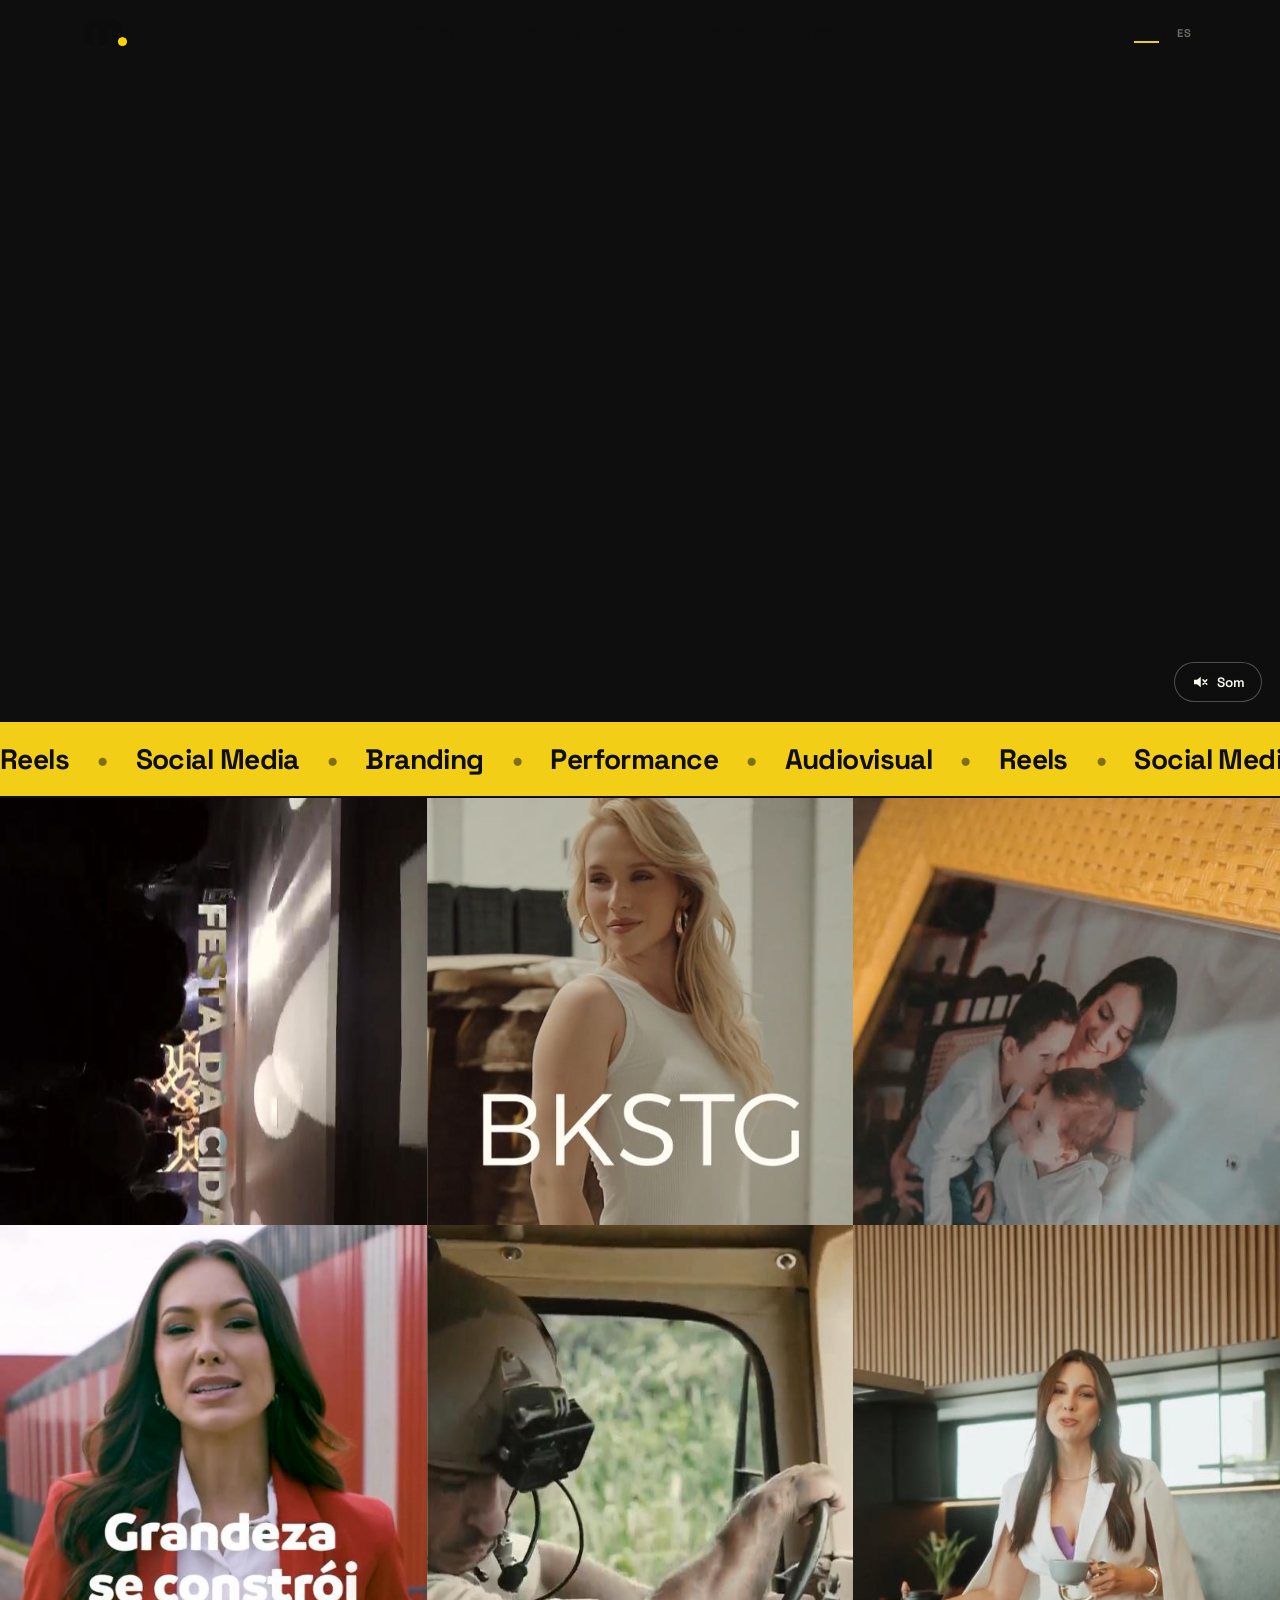
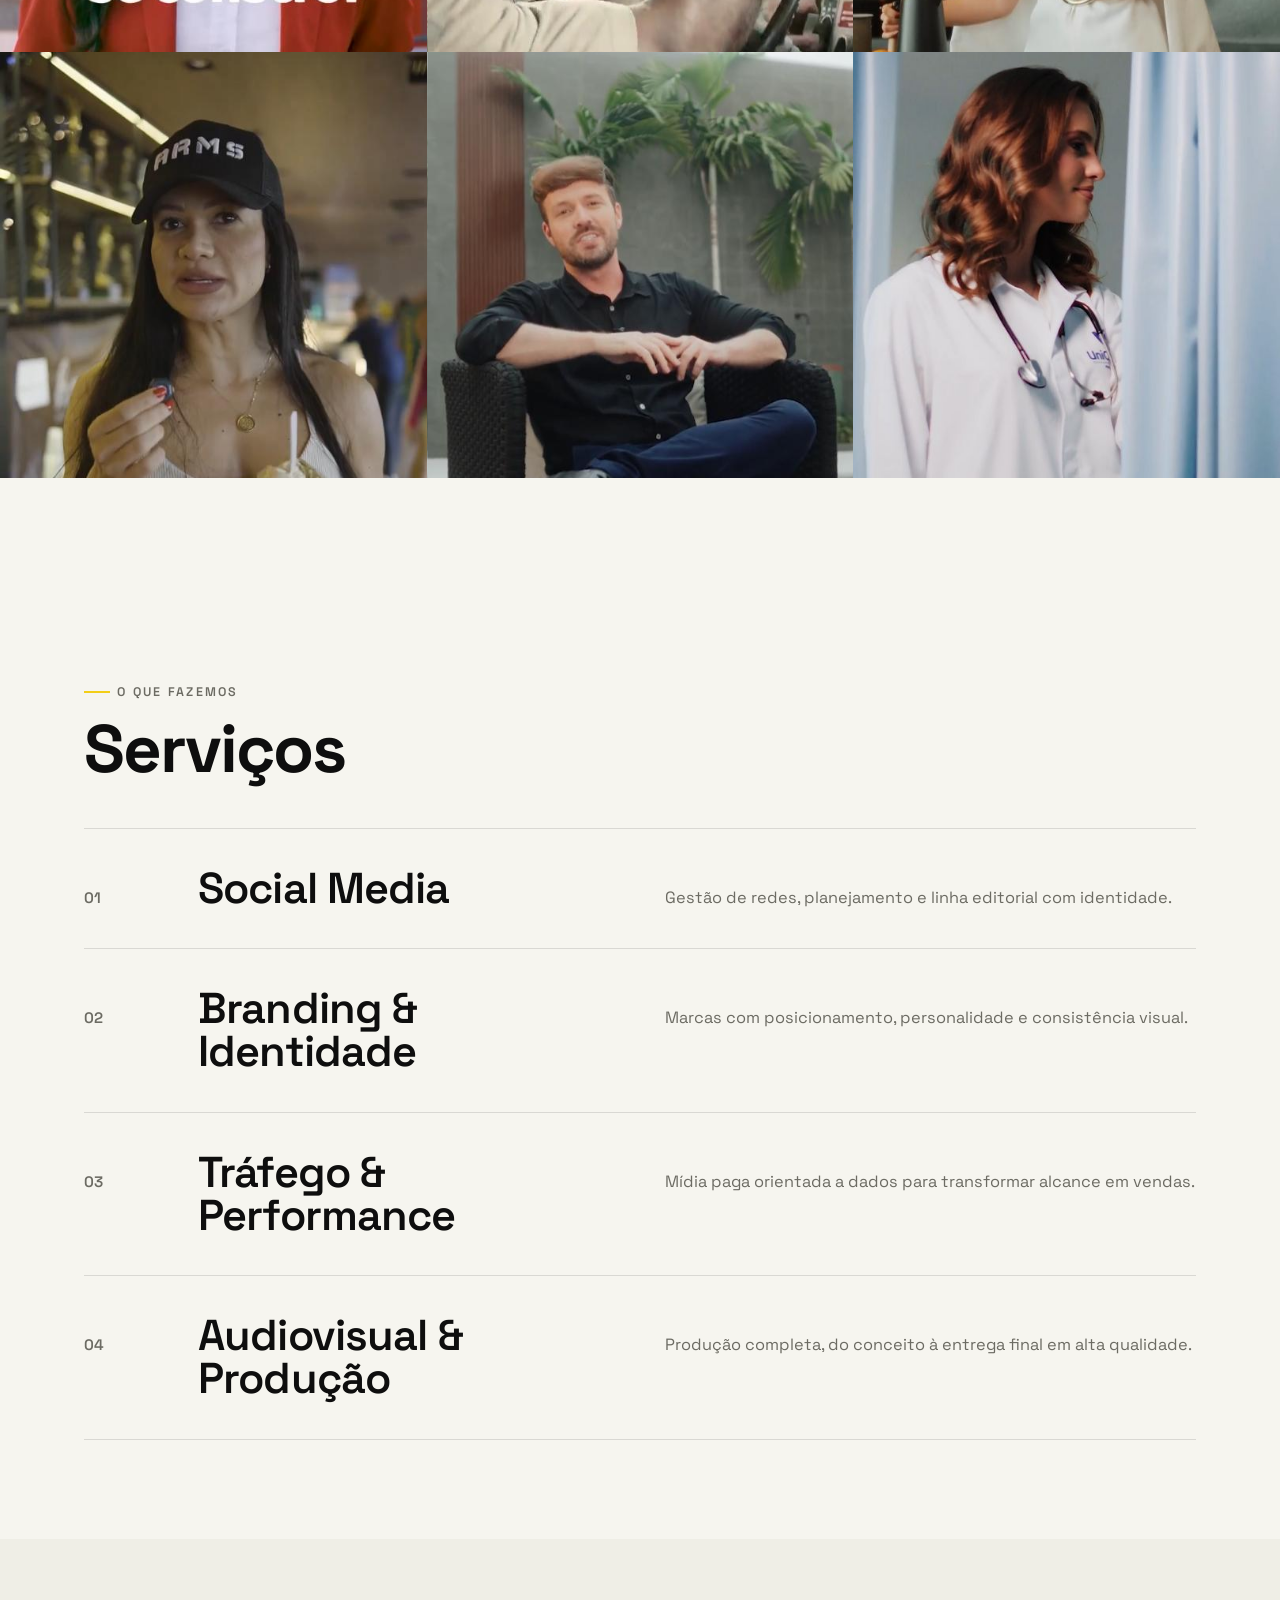
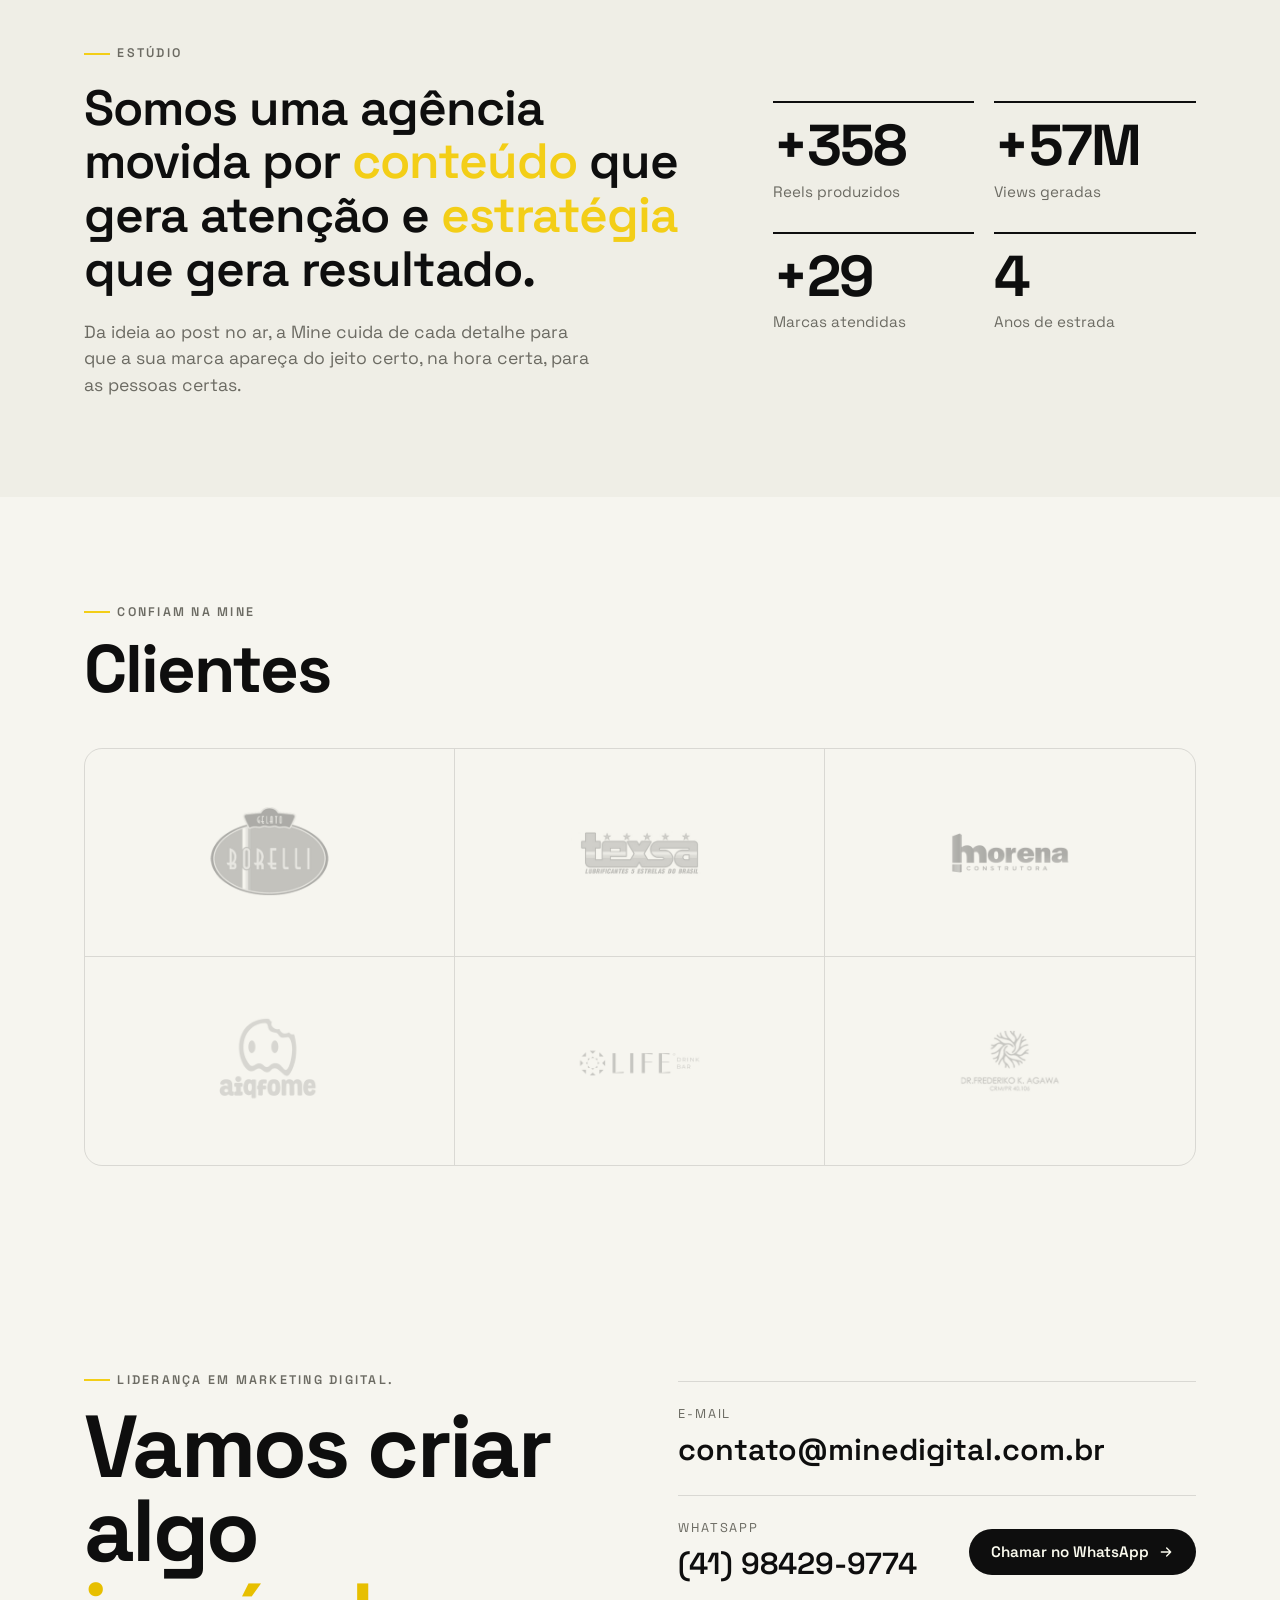
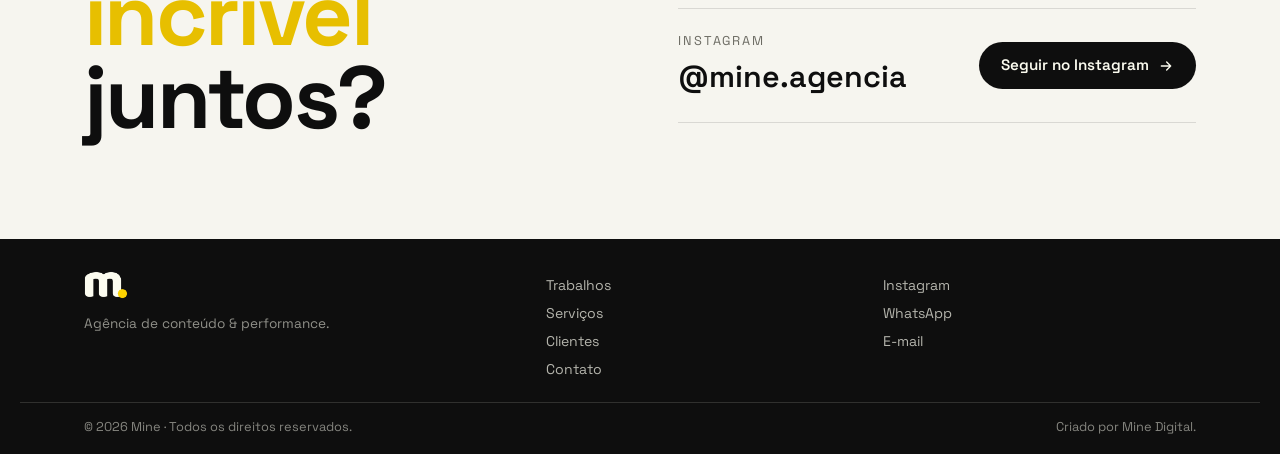
<file: index.html>
<!DOCTYPE html>
<html lang="pt-BR">
<head>
  <meta charset="UTF-8" />
  <meta name="viewport" content="width=device-width, initial-scale=1.0" />

  <!-- Detecção de idioma: visitante com navegador em espanhol cai na versão /es/.
       Só acontece na 1ª visita — se a pessoa escolher no botão PT|ES, a escolha
       dela passa a valer sempre. -->
  <script>
    (function () {
      try {
        var escolha = localStorage.getItem("mine_lang");
        if (escolha) { if (escolha === "es") location.replace("es/index.html"); return; }
        var idiomas = navigator.languages || [navigator.language || ""];
        for (var i = 0; i < idiomas.length; i++) {
          if (/^es/i.test(idiomas[i])) { location.replace("es/index.html"); return; }
        }
      } catch (e) {}
    })();
  </script>

  <title>Mine — Agência de Conteúdo & Performance</title>
  <meta name="description" content="A Mine é uma agência de conteúdo e performance. Criamos reels, campanhas e conteúdo que transformam atenção em resultado para marcas que querem crescer." />

  <!-- Open Graph / social -->
  <meta property="og:title" content="Mine — Agência de Conteúdo & Performance" />
  <meta property="og:description" content="Conteúdo que para o feed. Reels, campanhas e branding para marcas que querem crescer." />
  <meta property="og:type" content="website" />
  <meta property="og:url" content="https://www.minedigital.com.br" />
  <meta property="og:locale" content="pt_BR" />

  <link rel="icon" href="assets/favicon.svg" type="image/svg+xml" />
  <link rel="canonical" href="https://www.minedigital.com.br/" />

  <!-- Versões por idioma (SEO) -->
  <link rel="alternate" hreflang="pt-BR" href="https://www.minedigital.com.br/" />
  <link rel="alternate" hreflang="es-PY" href="https://www.minedigital.com.br/es/" />
  <link rel="alternate" hreflang="x-default" href="https://www.minedigital.com.br/" />

  <!-- Fonts -->
  <link rel="preconnect" href="https://fonts.googleapis.com" />
  <link rel="preconnect" href="https://fonts.gstatic.com" crossorigin />
  <link rel="stylesheet" media="print" onload="this.media='all'"
        href="https://fonts.googleapis.com/css2?family=Baloo+2:wght@800&family=Space+Grotesk:wght@400;500;600;700&display=swap" />
  <noscript>
    <link rel="stylesheet" href="https://fonts.googleapis.com/css2?family=Baloo+2:wght@800&family=Space+Grotesk:wght@400;500;600;700&display=swap" />
  </noscript>

  <link rel="stylesheet" href="styles.css" />
</head>
<body>

  <!-- ======================= HEADER ======================= -->
  <header class="site-header" id="top">
    <div class="container header__inner">
      <a class="logo" href="#top" aria-label="Mine — página inicial">
        <img src="assets/logo/mine-monograma-preto.png" alt="Mine" width="315" height="201" />
      </a>

      <nav class="nav" aria-label="Navegação principal">
        <a href="#trabalhos">Trabalhos</a>
        <a href="#servicos">Serviços</a>
        <a href="#clientes">Clientes</a>
        <a href="#estudio">Estúdio</a>
        <a href="#contato">Contato</a>
      </nav>

      <div class="header__actions">
        <!-- Seletor de idioma -->
        <div class="lang" role="group" aria-label="Idioma / Idioma">
          <span class="lang__opt is-active" aria-current="true">PT</span>
          <span class="lang__sep" aria-hidden="true">|</span>
          <a class="lang__opt" href="es/index.html" hreflang="es-PY" lang="es">ES</a>
        </div>

        <button class="menu-toggle" aria-label="Abrir menu" aria-expanded="false" aria-controls="mobile-menu">
          <span></span><span></span><span></span>
        </button>
      </div>
    </div>

    <!-- Mobile menu -->
    <div class="mobile-menu" id="mobile-menu" hidden>
      <a href="#trabalhos">Trabalhos</a>
      <a href="#servicos">Serviços</a>
      <a href="#clientes">Clientes</a>
      <a href="#estudio">Estúdio</a>
      <a href="#contato">Contato</a>
    </div>
  </header>

  <main>
    <!-- ======================= HERO ======================= -->
    <section class="hero">
      <!-- Vinheta da agência — full-bleed (topo inteiro) -->
      <div class="hero-video reveal">
        <video class="hero-video__el" autoplay muted loop playsinline preload="auto">
          <source src="assets/videos/vinheta-mine.mp4" type="video/mp4" />
        </video>
        <button class="hero-video__sound" type="button" aria-pressed="false" aria-label="Ativar som">
          <svg viewBox="0 0 24 24" aria-hidden="true">
            <path d="M4 9v6h4l5 4V5L8 9H4z" />
            <path class="ic-x" d="M16 9l5 6M21 9l-5 6" fill="none" stroke="currentColor" stroke-width="2" stroke-linecap="round" />
            <path class="ic-wave" d="M16.5 8.5a5 5 0 0 1 0 7M19 6a8 8 0 0 1 0 12" fill="none" stroke="currentColor" stroke-width="2" stroke-linecap="round" />
          </svg>
          <span class="hero-video__sound-label">Som</span>
        </button>
      </div>
    </section>

    <!-- ======================= MARQUEE ======================= -->
    <div class="marquee" aria-hidden="true">
      <div class="marquee__track">
        <span>Reels</span><span class="dot">•</span>
        <span>Social Media</span><span class="dot">•</span>
        <span>Branding</span><span class="dot">•</span>
        <span>Performance</span><span class="dot">•</span>
        <span>Audiovisual</span><span class="dot">•</span>
        <span>Reels</span><span class="dot">•</span>
        <span>Social Media</span><span class="dot">•</span>
        <span>Branding</span><span class="dot">•</span>
        <span>Performance</span><span class="dot">•</span>
        <span>Audiovisual</span><span class="dot">•</span>
      </div>
    </div>

    <!-- ======================= TRABALHOS / PORTFÓLIO ======================= -->
    <section class="section works" id="trabalhos">
      <!--
        MURAL — COMO ADICIONAR UM REEL REAL em qualquer quadro:
        1. Coloque o vídeo em assets/videos/ (ex.: projeto-01.mp4)
        2. (Opcional) Coloque uma capa em assets/posters/ (ex.: projeto-01.jpg)
        3. No quadro, preencha:
             data-video="assets/videos/projeto-01.mp4"
             data-poster="assets/posters/projeto-01.jpg"
           e ajuste data-cat / data-title / data-sub.
        O vídeo abre num player vertical (com som) ao clicar. -->
      <div class="mural">
        <article class="tile tile--media reveal" tabindex="0" role="button" aria-label="Abrir reel: A pior festa da cidade!" data-cat="Aftermovie" data-title="A pior festa da cidade!" data-sub="Cervejaria 7 Palmos" data-video="assets/videos/projeto-01.mp4" data-poster="assets/posters/projeto-01.jpg">
          <span class="tile__play" aria-hidden="true"><svg viewBox="0 0 24 24"><path d="M8 5v14l11-7z"/></svg></span>
          <div class="tile__info"><span class="tile__cat">Aftermovie</span><h3 class="tile__title">A pior festa da cidade!</h3><p class="tile__sub">Cervejaria 7 Palmos</p></div>
        </article>

        <article class="tile tile--media reveal" tabindex="0" role="button" aria-label="Abrir reel: BKSTG" data-cat="Fashion Film" data-title="BKSTG" data-sub="Básica Clothes" data-video="assets/videos/projeto-02.mp4" data-poster="assets/posters/projeto-02.jpg">
          <span class="tile__play" aria-hidden="true"><svg viewBox="0 0 24 24"><path d="M8 5v14l11-7z"/></svg></span>
          <div class="tile__info"><span class="tile__cat">Fashion Film</span><h3 class="tile__title">BKSTG</h3><p class="tile__sub">Básica Clothes</p></div>
        </article>

        <article class="tile tile--media reveal" tabindex="0" role="button" aria-label="Abrir reel: Dia das Mães" data-cat="Campanha" data-title="Dia das Mães" data-sub="Ótica Aliança" data-video="assets/videos/projeto-03.mp4" data-poster="assets/posters/projeto-03.jpg">
          <span class="tile__play" aria-hidden="true"><svg viewBox="0 0 24 24"><path d="M8 5v14l11-7z"/></svg></span>
          <div class="tile__info"><span class="tile__cat">Campanha</span><h3 class="tile__title">Dia das Mães</h3><p class="tile__sub">Ótica Aliança</p></div>
        </article>

        <article class="tile tile--media reveal" tabindex="0" role="button" aria-label="Abrir reel: Grandeza se constrói" data-cat="Reels" data-title="Grandeza se constrói" data-sub="Texsa" data-video="assets/videos/projeto-04.mp4" data-poster="assets/posters/projeto-04.jpg">
          <span class="tile__play" aria-hidden="true"><svg viewBox="0 0 24 24"><path d="M8 5v14l11-7z"/></svg></span>
          <div class="tile__info"><span class="tile__cat">Reels</span><h3 class="tile__title">Grandeza se constrói</h3><p class="tile__sub">Texsa</p></div>
        </article>

        <article class="tile tile--media reveal" tabindex="0" role="button" aria-label="Abrir reel: É Guerra!" data-cat="Branding" data-title="É Guerra!" data-sub="Cervejaria 7 Palmos" data-video="assets/videos/projeto-05.mp4" data-poster="assets/posters/projeto-05.jpg">
          <span class="tile__play" aria-hidden="true"><svg viewBox="0 0 24 24"><path d="M8 5v14l11-7z"/></svg></span>
          <div class="tile__info"><span class="tile__cat">Branding</span><h3 class="tile__title">É Guerra!</h3><p class="tile__sub">Cervejaria 7 Palmos</p></div>
        </article>

        <article class="tile tile--media reveal" tabindex="0" role="button" aria-label="Abrir reel: Aderiu, Reduziu!" data-cat="Campanha" data-title="Aderiu, Reduziu!" data-sub="Redusol Energia" data-video="assets/videos/projeto-06.mp4" data-poster="assets/posters/projeto-06.jpg">
          <span class="tile__play" aria-hidden="true"><svg viewBox="0 0 24 24"><path d="M8 5v14l11-7z"/></svg></span>
          <div class="tile__info"><span class="tile__cat">Campanha</span><h3 class="tile__title">Aderiu, Reduziu!</h3><p class="tile__sub">Redusol Energia</p></div>
        </article>

        <article class="tile tile--media reveal" tabindex="0" role="button" aria-label="Abrir reel: Borelli + Arms Gym" data-cat="Ativação" data-title="Borelli + Arms Gym" data-sub="Gelato Borelli" data-video="assets/videos/projeto-07.mp4" data-poster="assets/posters/projeto-07.jpg">
          <span class="tile__play" aria-hidden="true"><svg viewBox="0 0 24 24"><path d="M8 5v14l11-7z"/></svg></span>
          <div class="tile__info"><span class="tile__cat">Ativação</span><h3 class="tile__title">Borelli + Arms Gym</h3><p class="tile__sub">Gelato Borelli</p></div>
        </article>

        <article class="tile tile--media reveal" tabindex="0" role="button" aria-label="Abrir reel: Aderiu, Reduziu!" data-cat="Campanha" data-title="Aderiu, Reduziu!" data-sub="Redusol Energia" data-video="assets/videos/projeto-08.mp4" data-poster="assets/posters/projeto-08.jpg">
          <span class="tile__play" aria-hidden="true"><svg viewBox="0 0 24 24"><path d="M8 5v14l11-7z"/></svg></span>
          <div class="tile__info"><span class="tile__cat">Campanha</span><h3 class="tile__title">Aderiu, Reduziu!</h3><p class="tile__sub">Redusol Energia</p></div>
        </article>

        <article class="tile tile--media reveal" tabindex="0" role="button" aria-label="Abrir reel: Enfermagem" data-cat="Campanha" data-title="Enfermagem" data-sub="UniCesumar" data-video="assets/videos/projeto-09.mp4" data-poster="assets/posters/projeto-09.jpg">
          <span class="tile__play" aria-hidden="true"><svg viewBox="0 0 24 24"><path d="M8 5v14l11-7z"/></svg></span>
          <div class="tile__info"><span class="tile__cat">Campanha</span><h3 class="tile__title">Enfermagem</h3><p class="tile__sub">UniCesumar</p></div>
        </article>
      </div>
    </section>

    <!-- ======================= SERVIÇOS ======================= -->
    <section class="section services" id="servicos">
      <div class="container">
        <div class="section__head reveal">
          <p class="eyebrow">O que fazemos</p>
          <h2 class="section__title">Serviços</h2>
        </div>

        <ul class="service-list">
          <li class="service reveal">
            <span class="service__num">01</span>
            <h3 class="service__name">Social Media</h3>
            <p class="service__desc">Gestão de redes, planejamento e linha editorial com identidade.</p>
          </li>
          <li class="service reveal">
            <span class="service__num">02</span>
            <h3 class="service__name">Branding &amp; Identidade</h3>
            <p class="service__desc">Marcas com posicionamento, personalidade e consistência visual.</p>
          </li>
          <li class="service reveal">
            <span class="service__num">03</span>
            <h3 class="service__name">Tráfego &amp; Performance</h3>
            <p class="service__desc">Mídia paga orientada a dados para transformar alcance em vendas.</p>
          </li>
          <li class="service reveal">
            <span class="service__num">04</span>
            <h3 class="service__name">Audiovisual &amp; Produção</h3>
            <p class="service__desc">Produção completa, do conceito à entrega final em alta qualidade.</p>
          </li>
        </ul>
      </div>
    </section>

    <!-- ======================= ESTÚDIO / SOBRE ======================= -->
    <section class="section studio" id="estudio">
      <div class="container">
        <div class="studio__grid">
          <div class="studio__text reveal">
            <p class="eyebrow">Estúdio</p>
            <h2 class="studio__statement">
              Somos uma agência movida por <span class="hl">conteúdo</span> que gera atenção
              e <span class="hl">estratégia</span> que gera resultado.
            </h2>
            <p class="studio__p">
              Da ideia ao post no ar, a Mine cuida de cada detalhe para que a sua marca
              apareça do jeito certo, na hora certa, para as pessoas certas.
            </p>
          </div>

          <div class="stats reveal">
            <div class="stat"><span class="stat__num" data-count="500" data-prefix="+">+500</span><span class="stat__label">Reels produzidos</span></div>
            <div class="stat"><span class="stat__num" data-count="80" data-prefix="+" data-suffix="M">+80M</span><span class="stat__label">Views geradas</span></div>
            <div class="stat"><span class="stat__num" data-count="40" data-prefix="+">+40</span><span class="stat__label">Marcas atendidas</span></div>
            <div class="stat"><span class="stat__num" data-count="6">6</span><span class="stat__label">Anos de estrada</span></div>
          </div>
        </div>
      </div>
    </section>

    <!-- ======================= CLIENTES ======================= -->
    <section class="section clients" id="clientes">
      <div class="container">
        <div class="section__head reveal">
          <p class="eyebrow">Confiam na Mine</p>
          <h2 class="section__title">Clientes</h2>
        </div>

        <!--
          COMO ADICIONAR UMA LOGO REAL:
          1. Coloque o arquivo em assets/clients/ (ex.: cliente-01.svg ou .png — fundo transparente)
          2. Troque o <span class="client__name"> por:
             <img src="assets/clients/cliente-01.svg" alt="Nome do Cliente" loading="lazy" />
        -->
        <div class="clients-grid reveal">
          <div class="client"><img src="assets/clients/1.png" alt="Gelato Borelli" loading="lazy" /></div>
          <div class="client"><img src="assets/clients/2.png" alt="Texsa" loading="lazy" /></div>
          <div class="client"><img src="assets/clients/3.png" alt="Morena Construtora" loading="lazy" /></div>
          <div class="client"><img src="assets/clients/4.png" alt="aiqfome" loading="lazy" /></div>
          <div class="client"><img src="assets/clients/5.png" alt="Life Drink Bar" loading="lazy" /></div>
          <div class="client"><img src="assets/clients/6.png" alt="Dr. Frederiko K. Agawa" loading="lazy" /></div>
        </div>
      </div>
    </section>

    <!-- ======================= CONTATO (CTA) ======================= -->
    <section class="section contact" id="contato">
      <div class="container contact__inner">
        <div class="reveal">
          <p class="eyebrow">Liderança em Marketing Digital.</p>
          <h2 class="contact__title">Vamos criar algo<br /><span class="hl">incrível</span> juntos?</h2>
        </div>

        <div class="contact__links reveal">
          <a class="contact__row" href="mailto:contato@minedigital.com.br">
            <span class="contact__label">E-mail</span>
            <span class="contact__value">contato@minedigital.com.br</span>
          </a>
          <a class="contact__row contact__row--cta" href="https://wa.me/5541984299774" target="_blank" rel="noopener">
            <span class="contact__txt">
              <span class="contact__label">WhatsApp</span>
              <span class="contact__value">(41) 98429-9774</span>
            </span>
            <span class="contact__btn">
              Chamar no WhatsApp
              <svg viewBox="0 0 24 24" aria-hidden="true"><path d="M5 12h14M13 6l6 6-6 6" fill="none" stroke="currentColor" stroke-width="2" stroke-linecap="round" stroke-linejoin="round"/></svg>
            </span>
          </a>
          <a class="contact__row contact__row--cta" href="https://www.instagram.com/mine.agencia/" target="_blank" rel="noopener">
            <span class="contact__txt">
              <span class="contact__label">Instagram</span>
              <span class="contact__value">@mine.agencia</span>
            </span>
            <span class="contact__btn">
              Seguir no Instagram
              <svg viewBox="0 0 24 24" aria-hidden="true"><path d="M5 12h14M13 6l6 6-6 6" fill="none" stroke="currentColor" stroke-width="2" stroke-linecap="round" stroke-linejoin="round"/></svg>
            </span>
          </a>
        </div>
      </div>
    </section>
  </main>

  <!-- ======================= FOOTER ======================= -->
  <footer class="footer">
    <div class="container footer__inner">
      <div class="footer__brand">
        <span class="logo logo--light">
          <img src="assets/logo/mine-monograma-creme.png" alt="Mine" width="315" height="201" />
        </span>
        <p class="footer__tag">Agência de conteúdo &amp; performance.</p>
      </div>

      <nav class="footer__nav" aria-label="Rodapé">
        <a href="#trabalhos">Trabalhos</a>
        <a href="#servicos">Serviços</a>
        <a href="#clientes">Clientes</a>
        <a href="#contato">Contato</a>
      </nav>

      <div class="footer__social">
        <a href="https://www.instagram.com/mine.agencia/" target="_blank" rel="noopener">Instagram</a>
        <a href="https://wa.me/5541984299774" target="_blank" rel="noopener">WhatsApp</a>
        <a href="mailto:contato@minedigital.com.br">E-mail</a>
      </div>
    </div>

    <div class="container footer__bottom">
      <span>© <span id="year"></span> Mine · Todos os direitos reservados.</span>
      <span>Criado por Mine Digital.</span>
    </div>
  </footer>

  <!-- ======================= MODAL DO REEL ======================= -->
  <div class="reel-modal" id="reel-modal" role="dialog" aria-modal="true" aria-label="Reel" hidden>
    <div class="reel-modal__backdrop" data-close></div>
    <div class="reel-modal__dialog">
      <button class="reel-modal__close" type="button" data-close aria-label="Fechar">&times;</button>
      <div class="reel-modal__player">
        <video class="reel-modal__video" playsinline loop controls hidden></video>
        <div class="reel-modal__ph">Reel em breve</div>
      </div>
      <div class="reel-modal__meta">
        <span class="reel-modal__cat"></span>
        <h3 class="reel-modal__title"></h3>
        <p class="reel-modal__sub"></p>
      </div>
    </div>
  </div>

  <script src="main.js" defer></script>
</body>
</html>
</file>
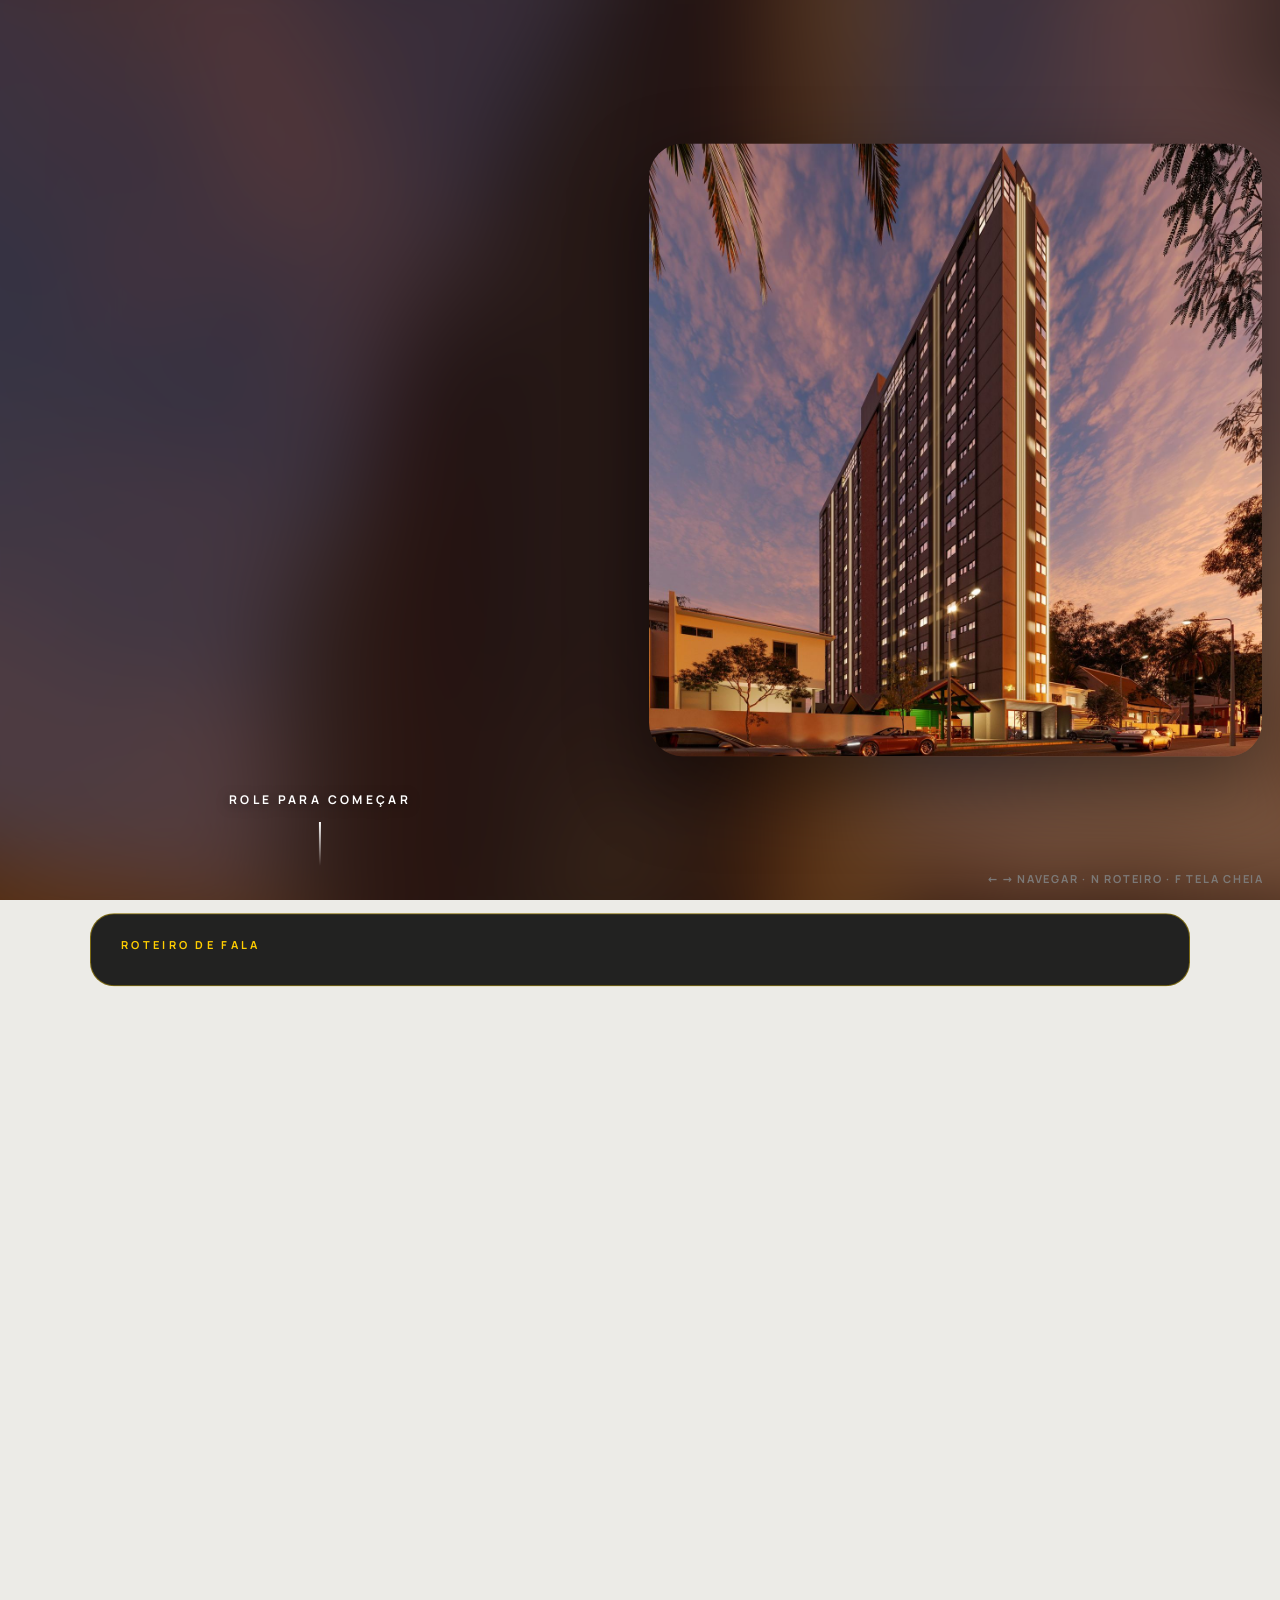
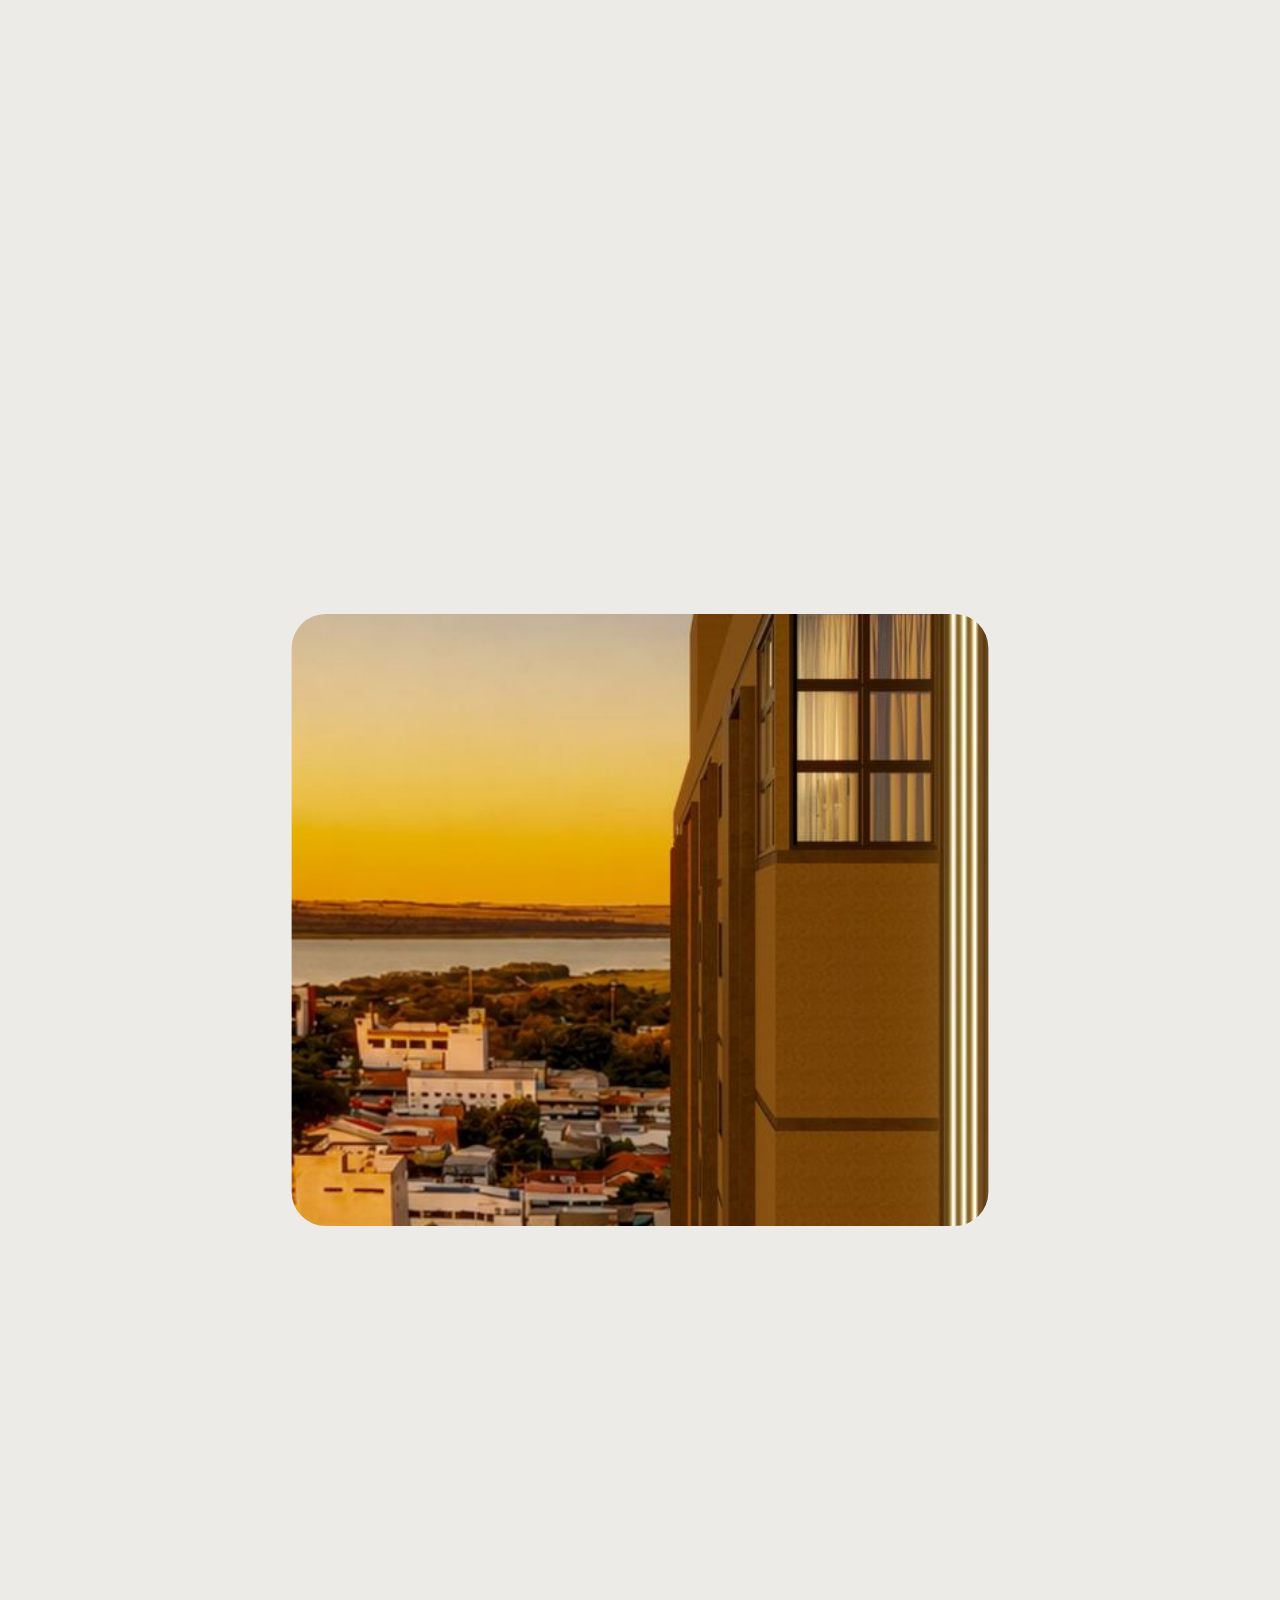
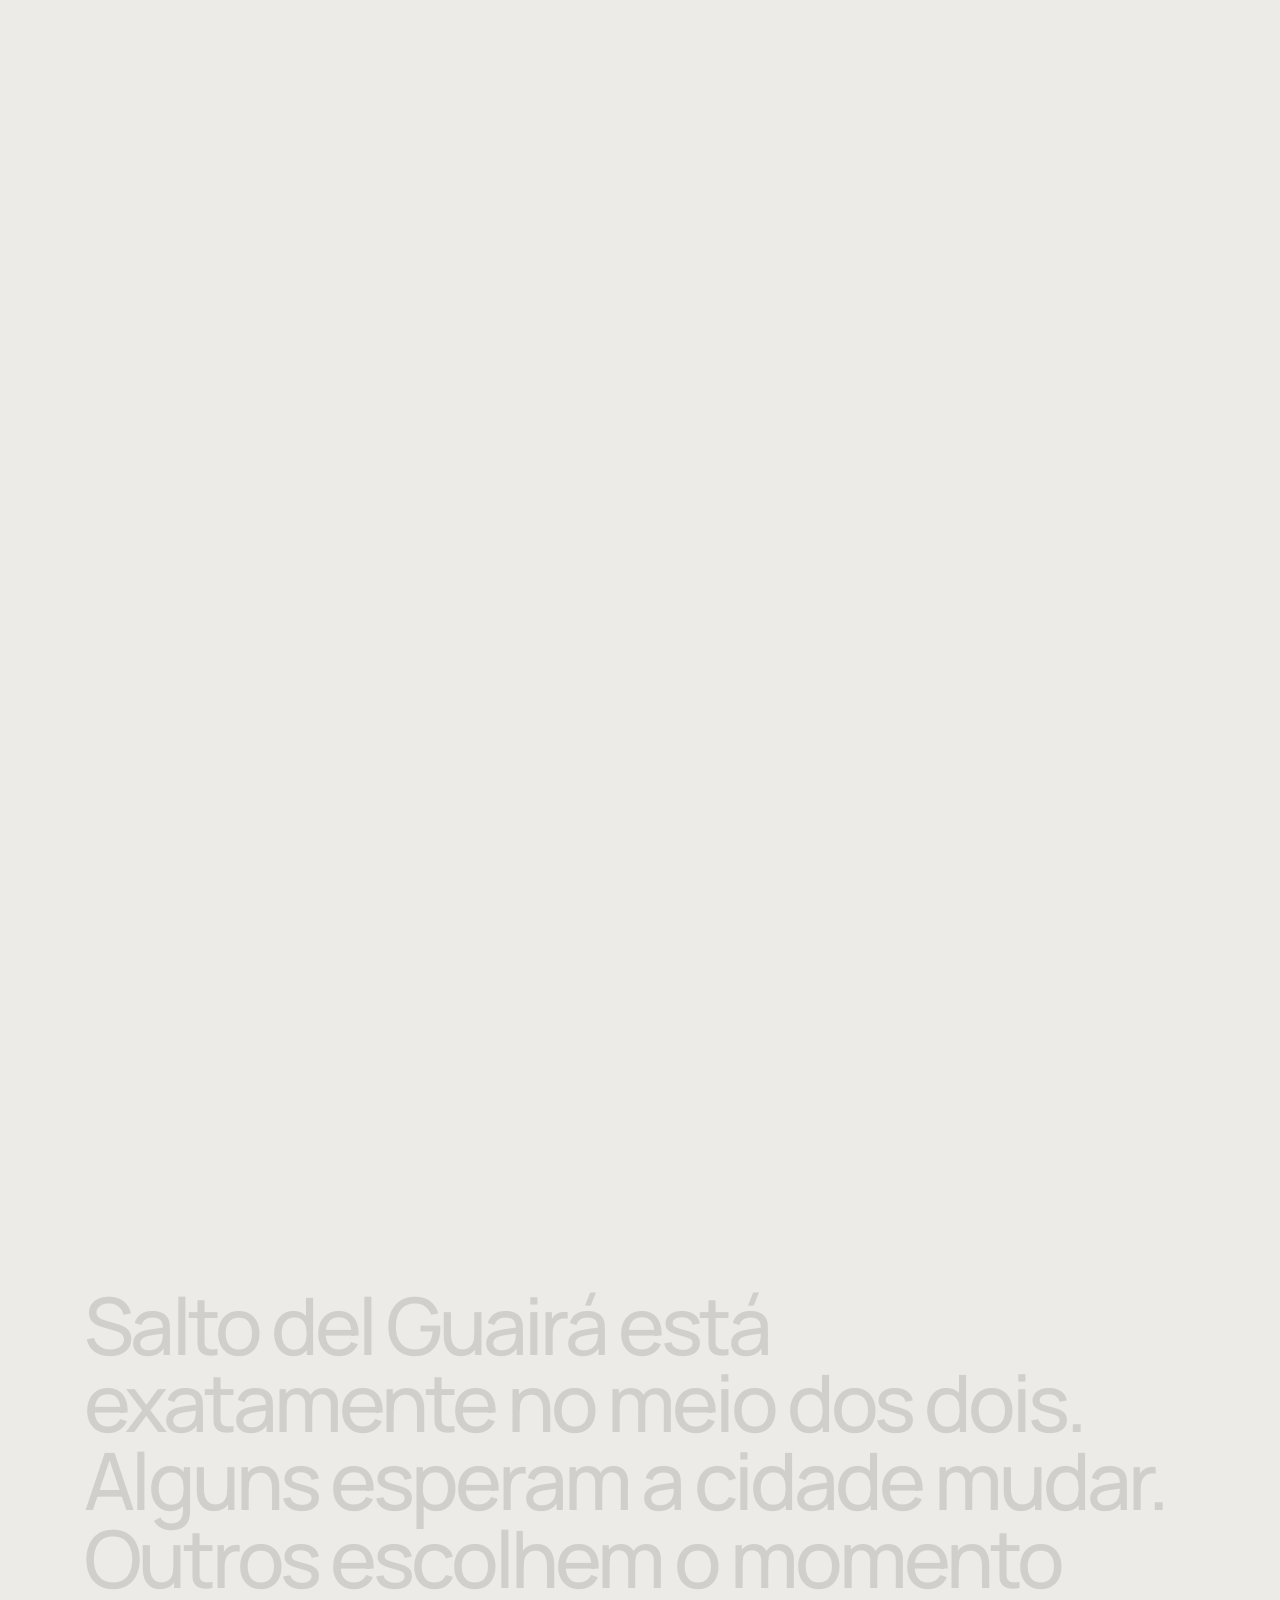
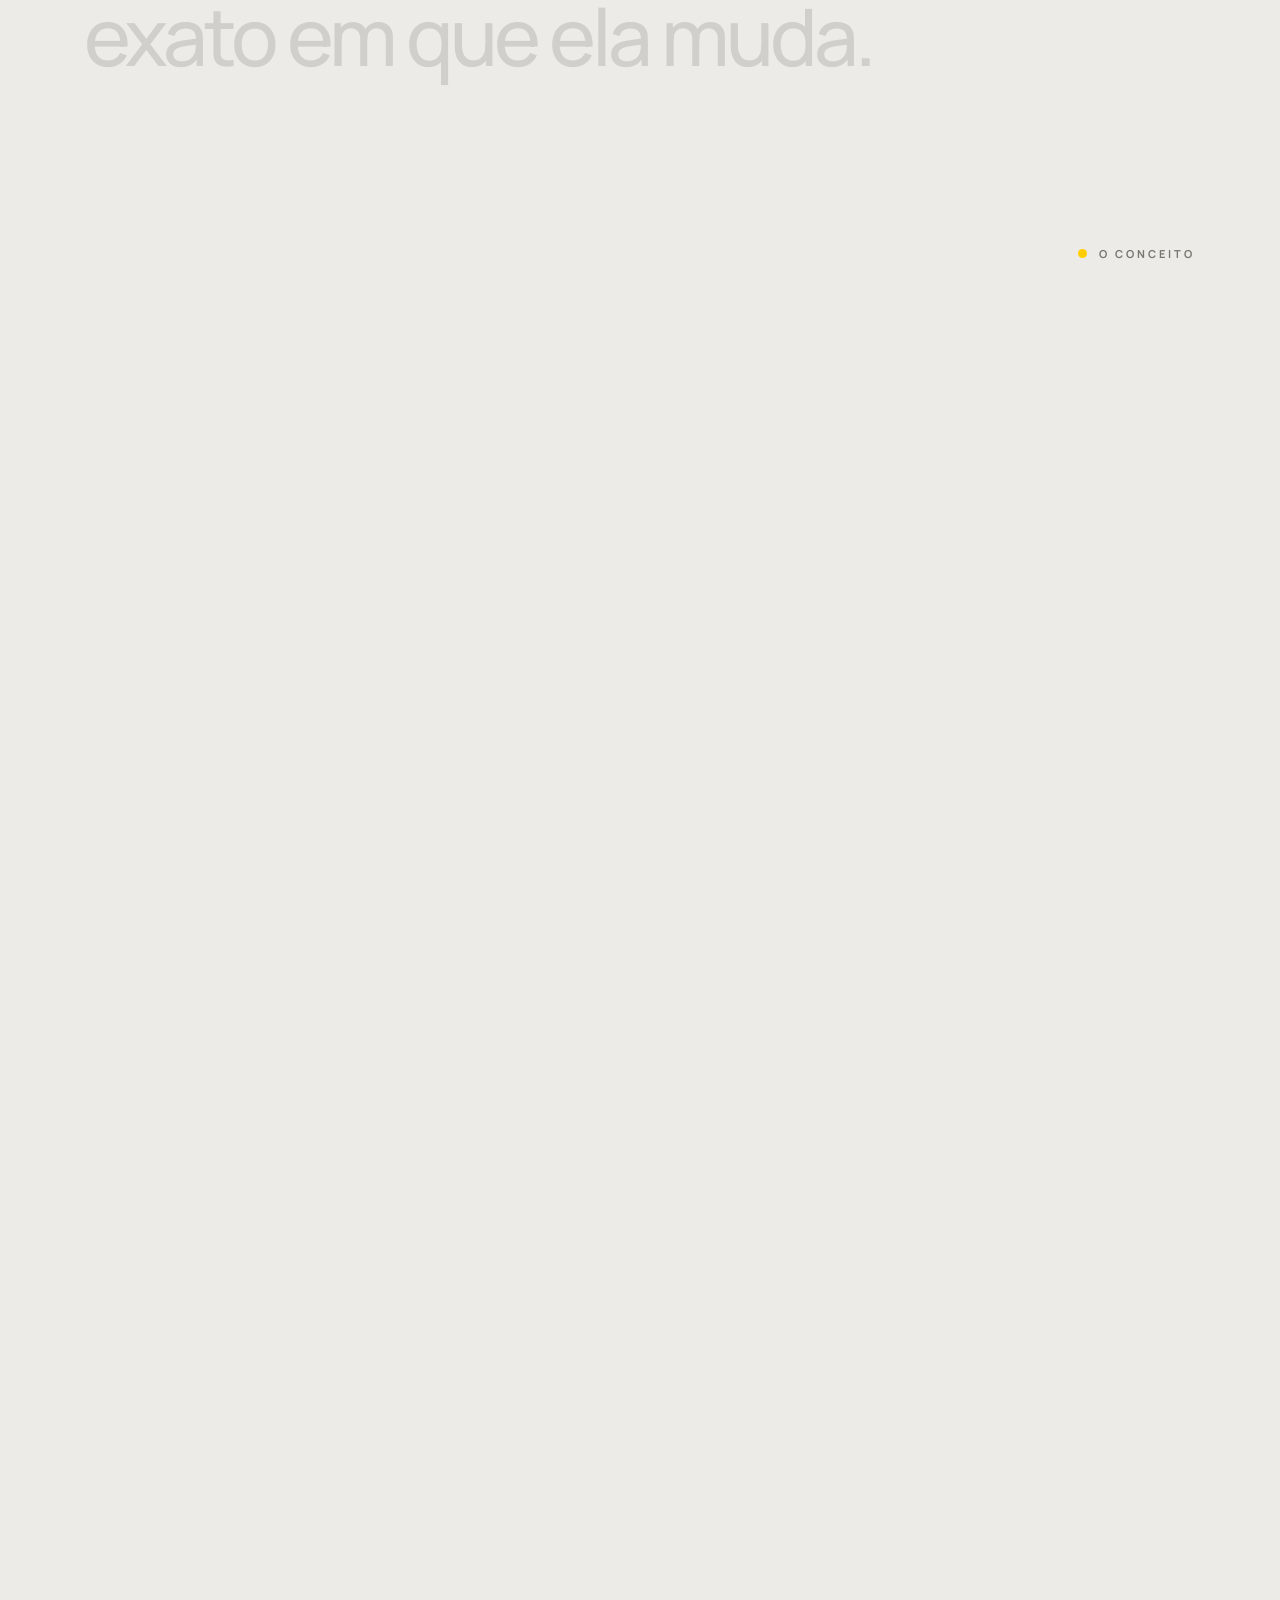
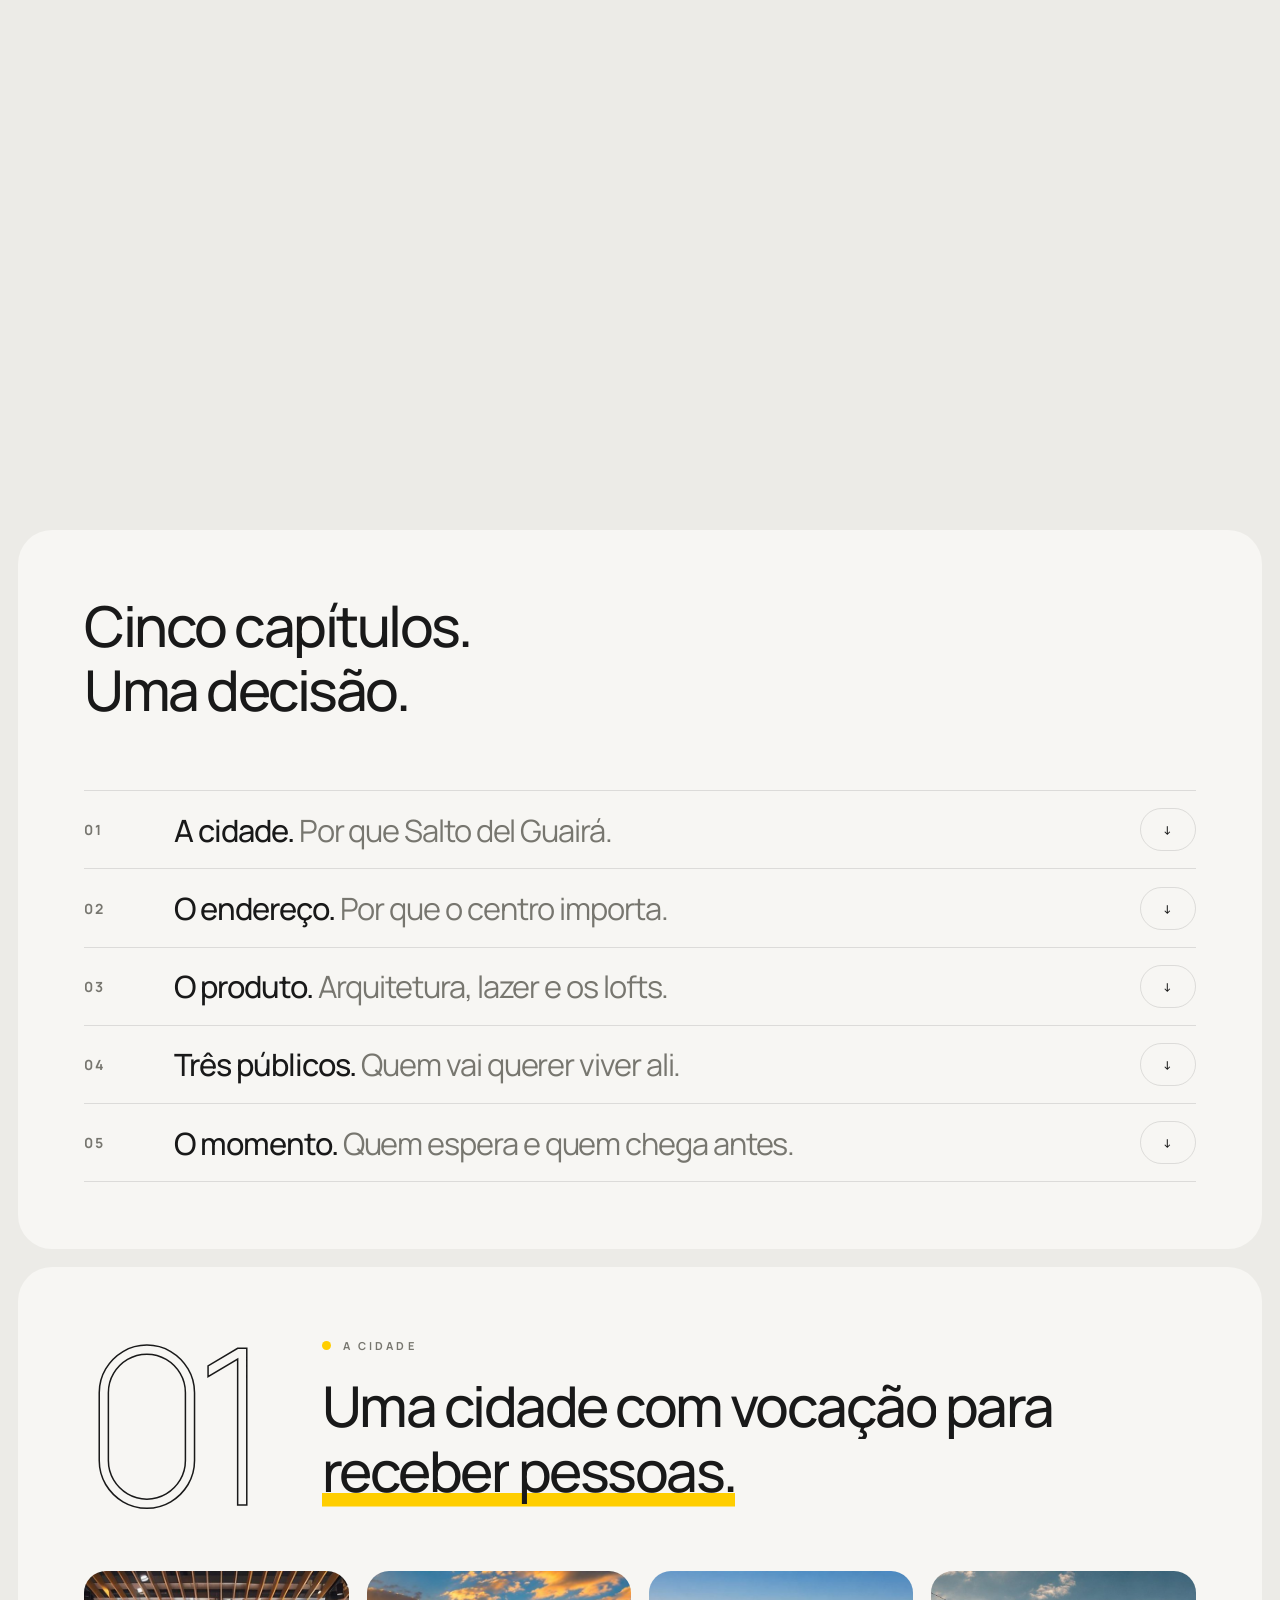
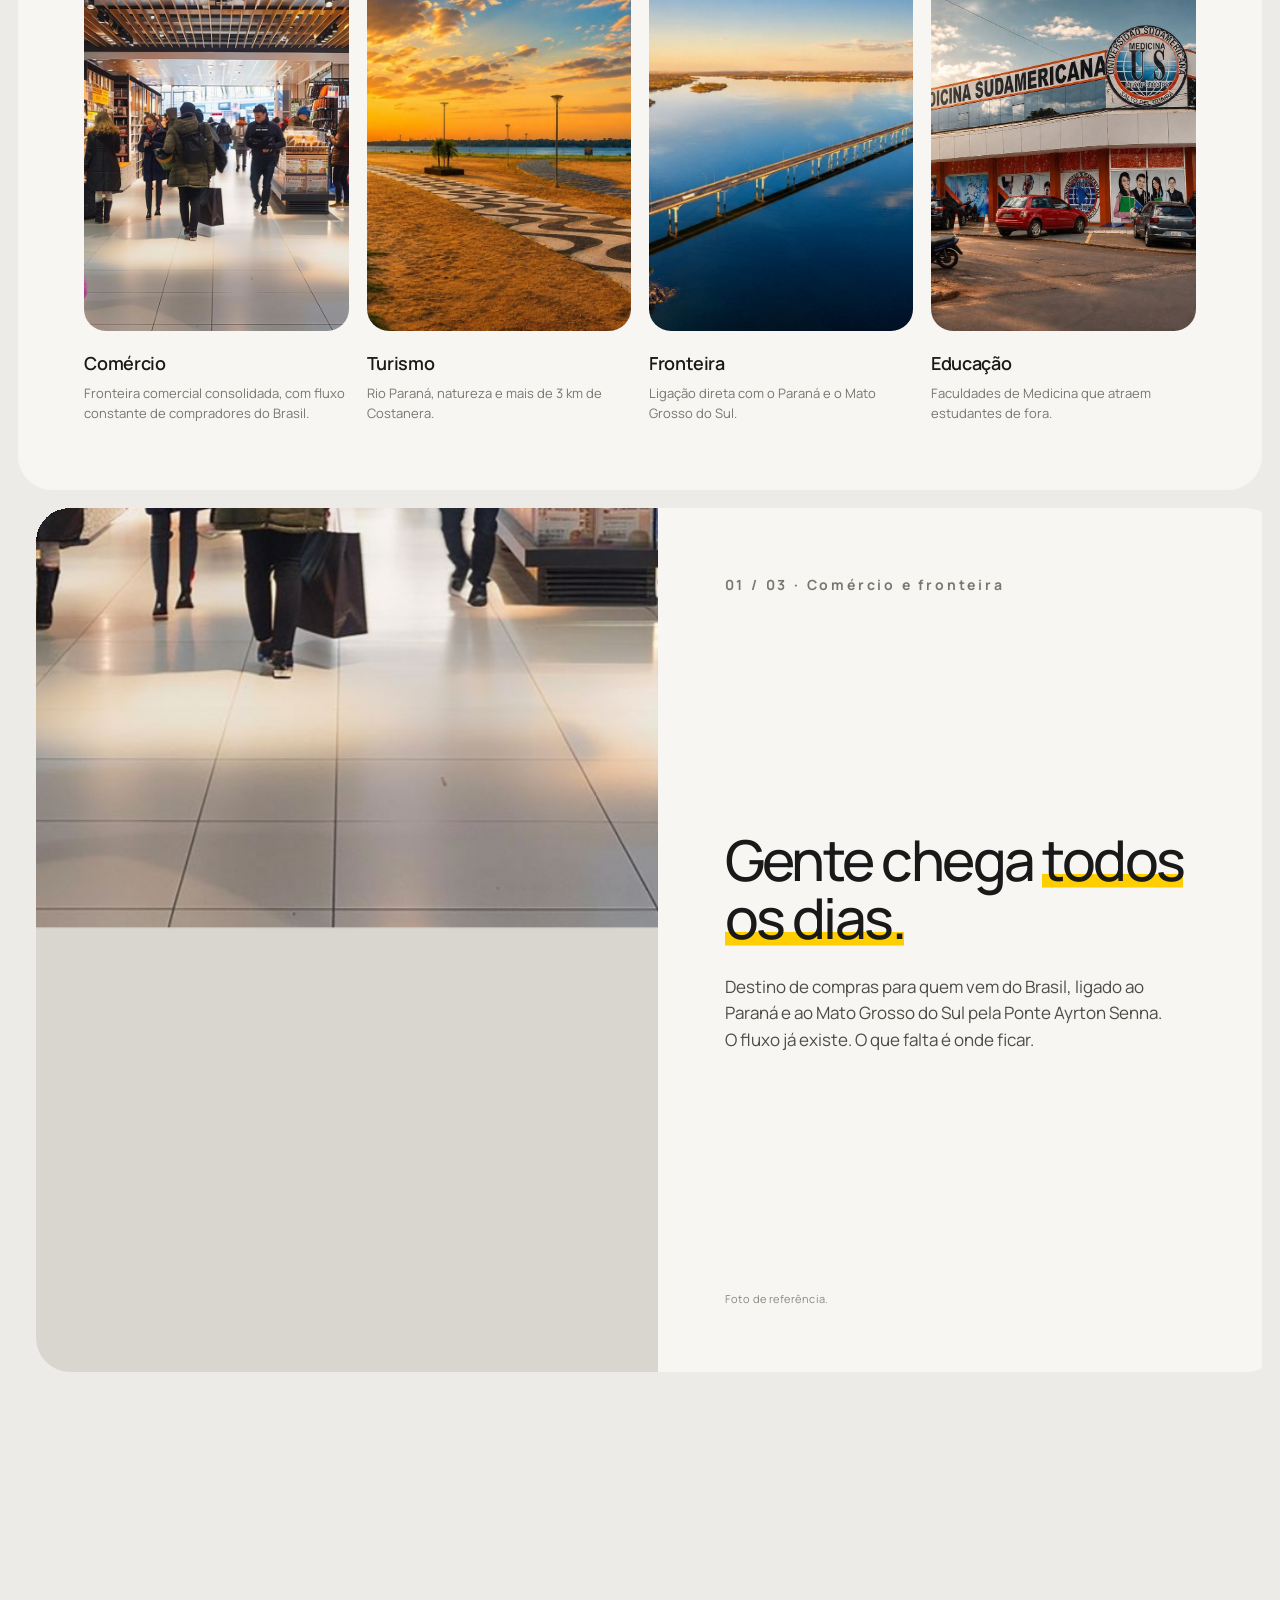
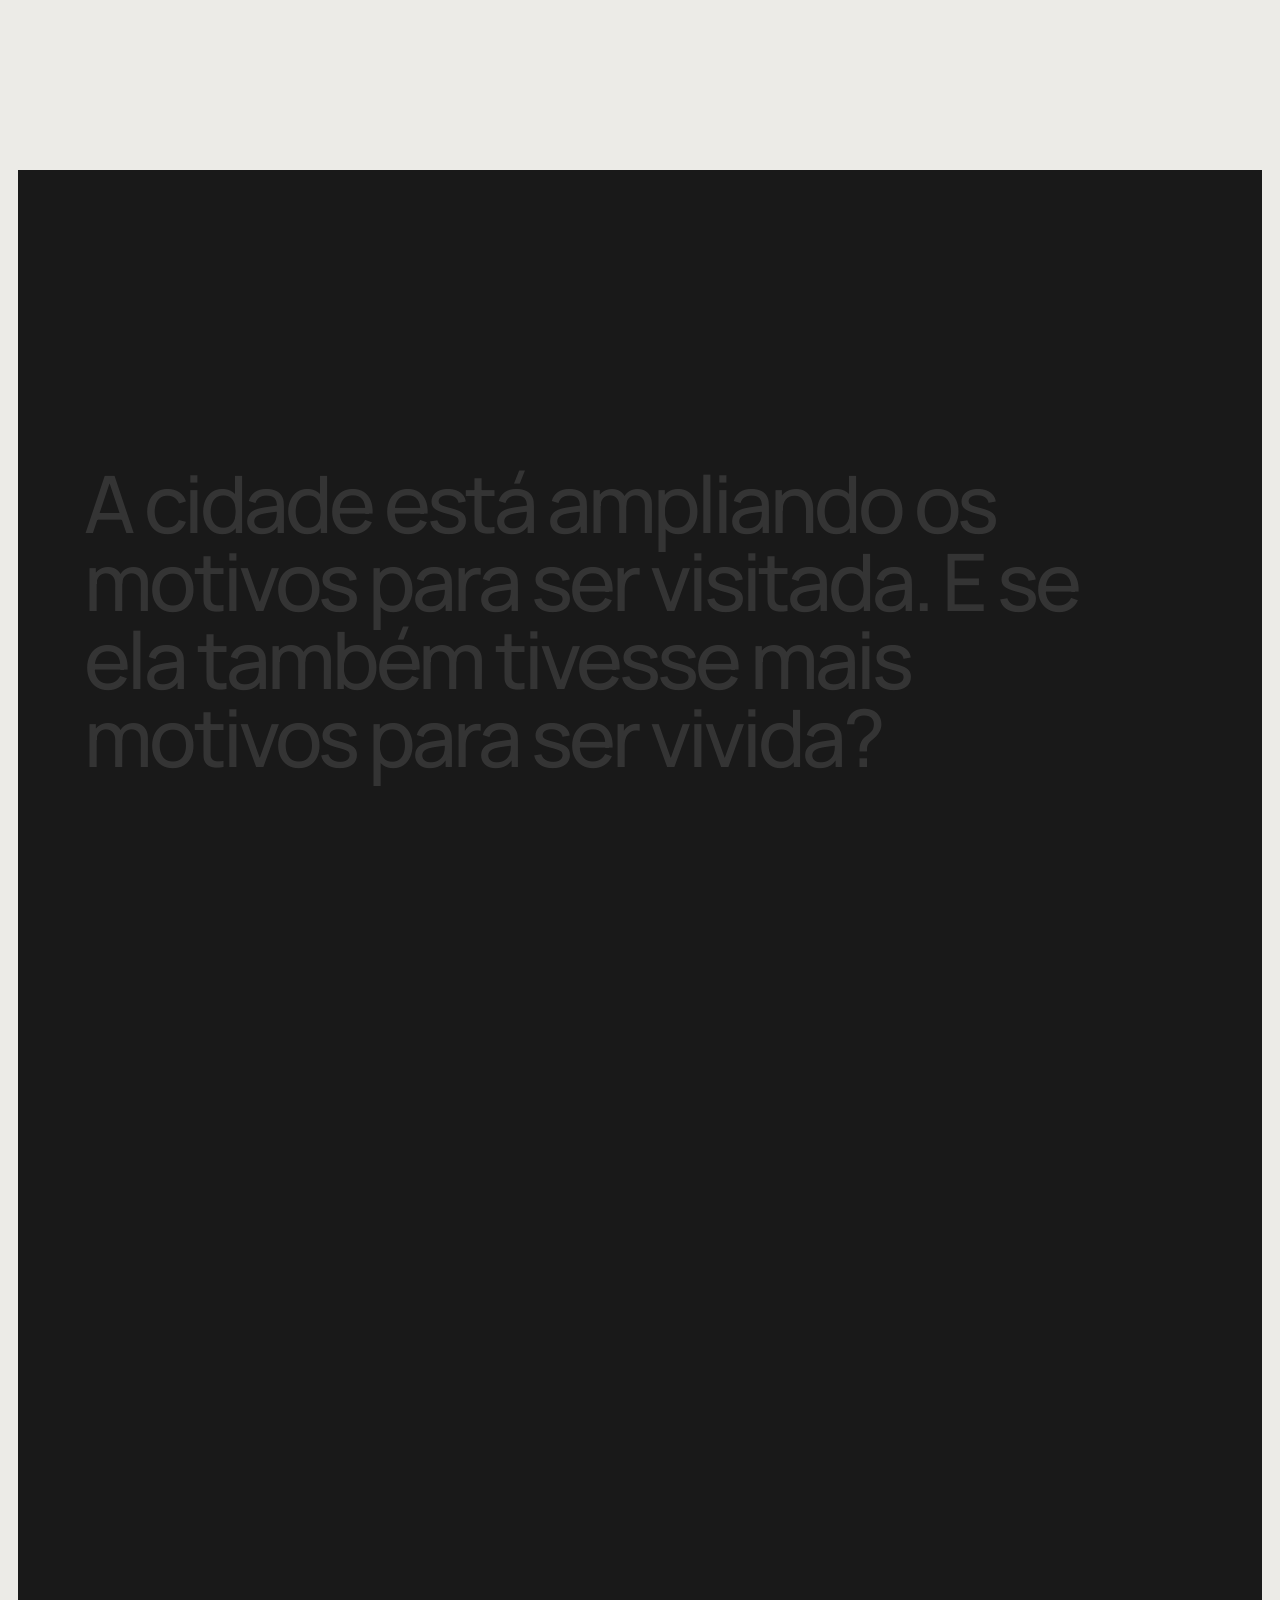
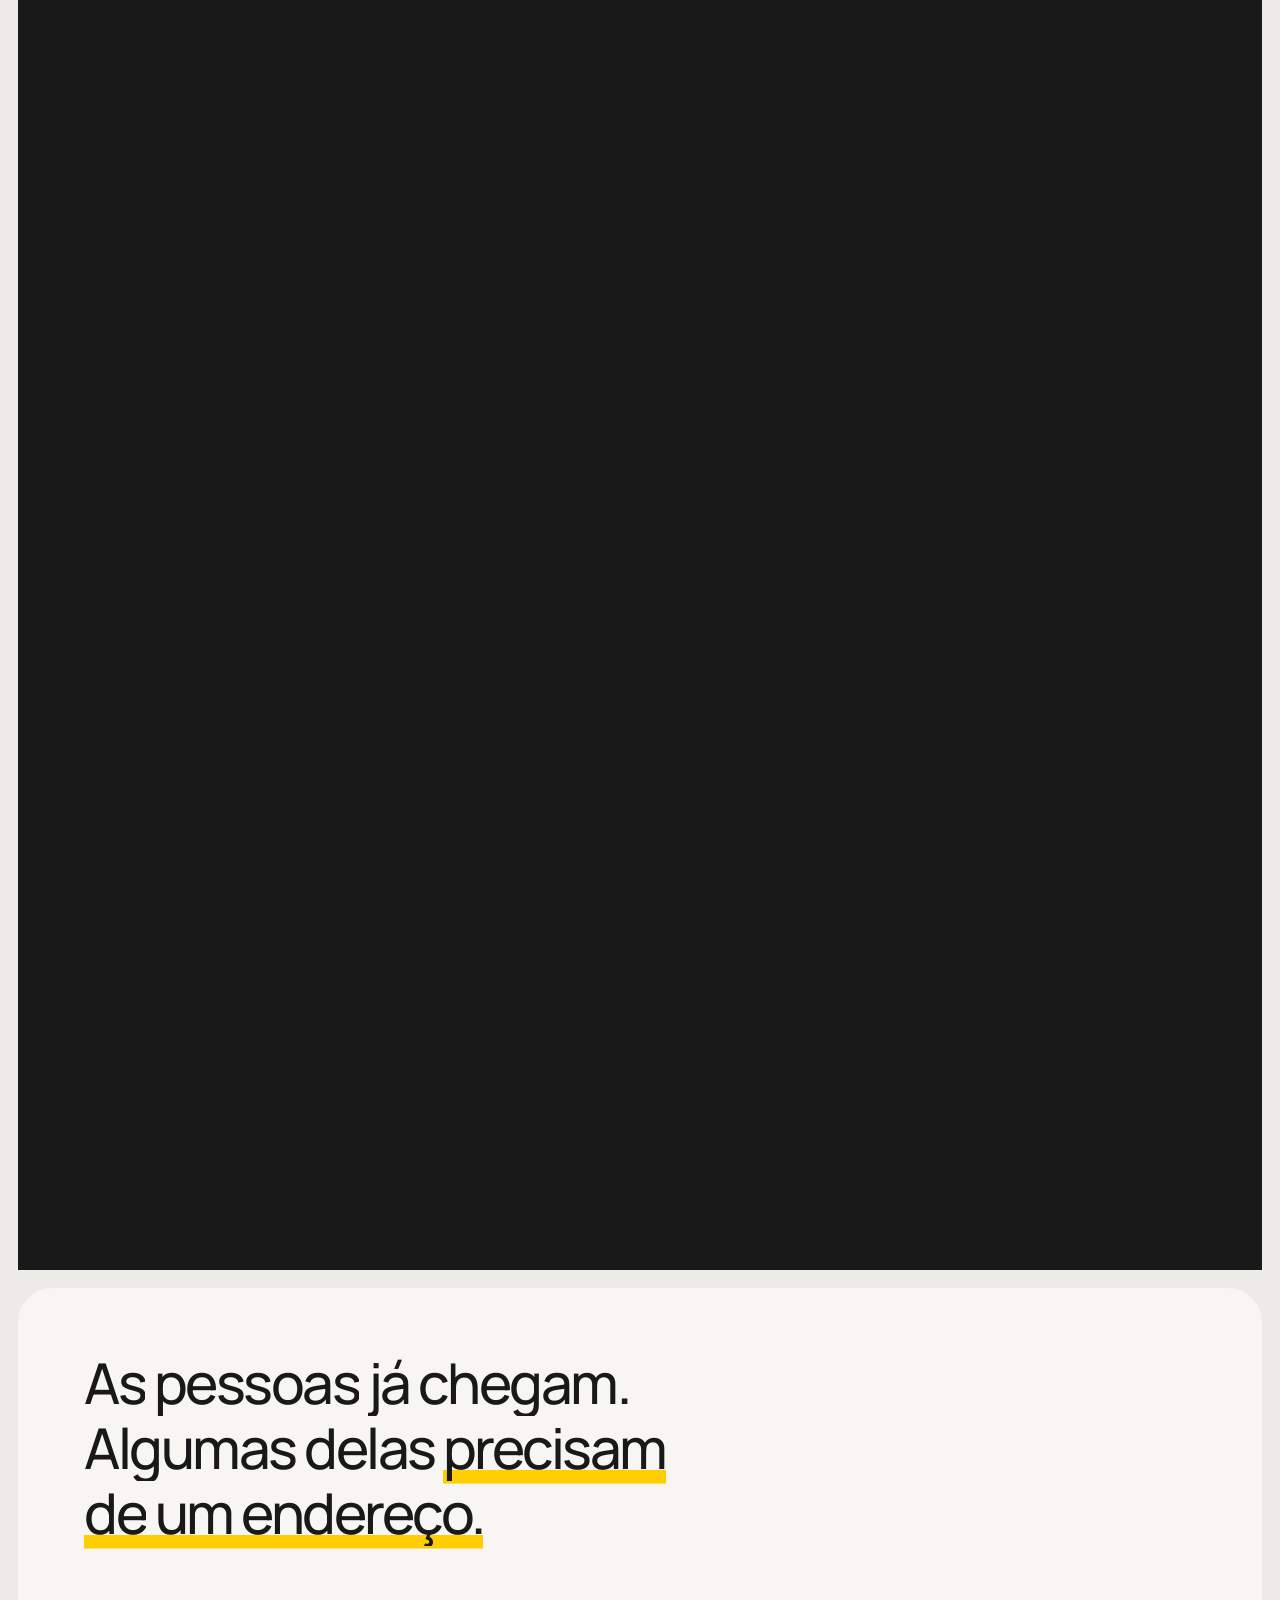
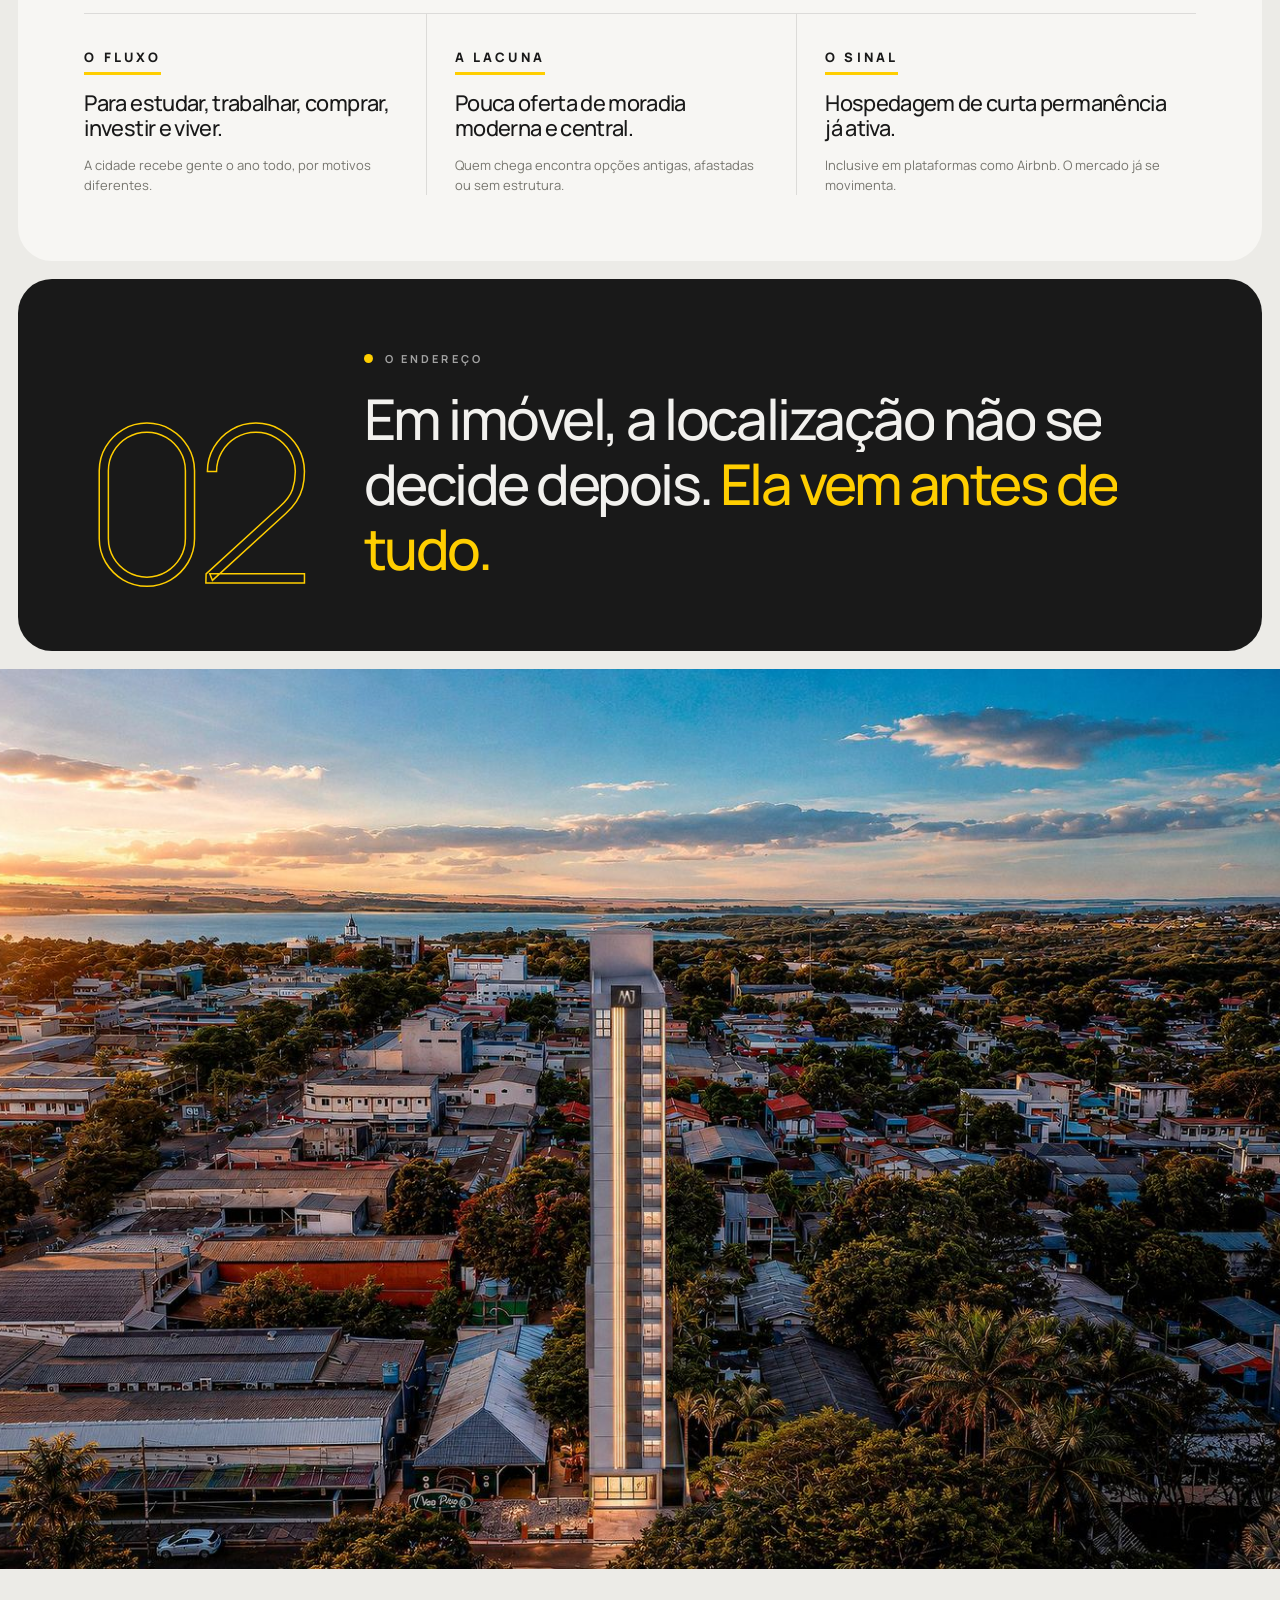
<file: apresentacao-nexus/index.html>
<!DOCTYPE html>
<html lang="pt-BR">
<head>
<meta charset="UTF-8">
<meta name="viewport" content="width=device-width, initial-scale=1, viewport-fit=cover">
<meta name="robots" content="noindex, nofollow">
<meta name="theme-color" content="#191919">
<meta name="description" content="Nexus Studios: 145 lofts no centro de Salto del Guairá. Um ponto de encontro com o novo.">
<meta property="og:type" content="website">
<meta property="og:url" content="https://minedigital.com.br/apresentacao-nexus/">
<meta property="og:title" content="Nexus Studios · Salto del Guairá">
<meta property="og:description" content="145 lofts no centro de uma cidade em transformação. Um ponto de encontro com o novo.">
<meta property="og:image" content="https://minedigital.com.br/apresentacao-nexus/img/voo.jpg">
<meta property="og:image:width" content="1400">
<meta property="og:image:height" content="788">
<meta name="twitter:card" content="summary_large_image">
<link rel="icon" href="img/logo-nexus-w.png">
<title>Nexus Studios · Salto del Guairá</title>
<style>
@font-face{font-family:'Manrope';font-style:normal;font-weight:200 800;font-display:block;src:url([data-uri]) format('woff2');}
:root{
  --bg:#ECEBE7; --card:#F7F6F3; --line:rgba(25,25,25,.12);
  --ink:#191919; --ink2:#232322; --mut:#77766F; --soft:#C9C7C0;
  --gold:#FFCE00;
  --r:34px; --r2:22px; --gut:clamp(12px,1.4vw,22px);
  --pad:clamp(28px,5.2vw,100px);
}
*{margin:0;padding:0;box-sizing:border-box}
html{scroll-behavior:auto;background:var(--bg)}
body{font-family:'Manrope',system-ui,sans-serif;background:var(--bg);color:var(--ink);-webkit-font-smoothing:antialiased;overflow-x:hidden}
img{display:block;max-width:100%}
::selection{background:var(--gold);color:var(--ink)}

/* ---------- tipografia ---------- */
.eyebrow{display:inline-flex;align-items:center;gap:12px;font-size:clamp(11px,.78vw,14px);letter-spacing:.28em;text-transform:uppercase;font-weight:700;color:var(--mut)}
.eyebrow::before{content:"";width:9px;height:9px;border-radius:50%;background:var(--gold)}
.dark .eyebrow{color:rgba(255,255,255,.6)}
.h-xxl{font-size:clamp(54px,8.6vw,168px);line-height:.94;letter-spacing:-.055em;font-weight:500}
.h-xl{font-size:clamp(44px,6.2vw,118px);line-height:.98;letter-spacing:-.05em;font-weight:500}
.h-l{font-size:clamp(36px,4.4vw,84px);line-height:1.02;letter-spacing:-.045em;font-weight:500}
.h-m{font-size:clamp(28px,2.9vw,54px);line-height:1.08;letter-spacing:-.035em;font-weight:500}
.h-s{font-size:clamp(22px,1.75vw,32px);line-height:1.2;letter-spacing:-.02em;font-weight:600}
.lead{font-size:clamp(17px,1.32vw,24px);line-height:1.55;color:#4d4c47;font-weight:400;max-width:44ch}
.dark .lead{color:rgba(255,255,255,.72)}
.small{font-size:clamp(13px,.9vw,16px);line-height:1.55;color:var(--mut)}
.mut{color:var(--mut)} .dark .mut{color:rgba(255,255,255,.45)}
em.hl{font-style:normal;background:linear-gradient(var(--gold),var(--gold)) no-repeat 0 84%/0% .24em;-webkit-box-decoration-break:clone;box-decoration-break:clone;transition:background-size 1.3s cubic-bezier(.7,0,.2,1) .55s}
em.hl.in{background-size:100% .24em}
em.hl .wd{background:none}
.dark em.hl{color:var(--gold);background:none}
.legal{font-size:11px;letter-spacing:.04em;color:var(--mut);opacity:.85}
.dark .legal{color:rgba(255,255,255,.4)}

/* ---------- layout ---------- */
.wrap{padding:0 var(--gut)}
.sec{position:relative}
.box{background:var(--card);border-radius:var(--r);padding:var(--pad);position:relative;overflow:hidden}
.dark{background:var(--ink);color:#F2F1EE}
.box.dark{background:var(--ink)}
.sp{height:var(--gut)}
.row{display:flex;gap:clamp(24px,4vw,80px)}
.between{display:flex;justify-content:space-between;align-items:flex-end;gap:40px}
.between>*{min-width:0}
.between>h2{flex:1 1 auto}
.between>.lead{flex:0 0 min(34ch,32%)}
@media(max-width:900px){.between{flex-wrap:wrap}.between>.lead{flex:1 1 100%}}
.pill{display:inline-flex;align-items:center;gap:10px;border:1px solid var(--line);border-radius:999px;padding:12px 22px;font-size:clamp(12px,.82vw,15px);font-weight:600;letter-spacing:.02em;background:transparent;color:inherit;text-decoration:none;cursor:pointer;transition:background .3s,color .3s,border-color .3s}
.pill.solid{background:var(--ink);color:#fff;border-color:var(--ink)}
.pill.gold{background:var(--gold);color:var(--ink);border-color:var(--gold)}
.pill:hover{background:var(--ink);color:#fff;border-color:var(--ink)}
.dark .pill{border-color:rgba(255,255,255,.22)}
.dark .pill:hover{background:#fff;color:var(--ink)}
.chip{display:inline-flex;border:1px solid var(--line);border-radius:999px;padding:10px 18px;font-size:clamp(13px,.95vw,17px);font-weight:500;background:rgba(255,255,255,.5)}
.dark .chip{border-color:rgba(255,255,255,.18);background:rgba(255,255,255,.04)}
.img{border-radius:var(--r2);overflow:hidden;position:relative;background:#d8d6cf}
.img img{width:100%;height:100%;object-fit:cover;transition:transform 1.4s cubic-bezier(.2,.7,.2,1)}
.img:hover img{transform:scale(1.04)}
.tag{position:absolute;left:16px;top:16px;background:rgba(247,246,243,.92);color:var(--ink);border-radius:999px;padding:8px 14px;font-size:12px;font-weight:700;letter-spacing:.14em;text-transform:uppercase;z-index:2}

/* ---------- nav ---------- */
.nav{position:fixed;left:50%;top:14px;transform:translateX(-50%);z-index:50;width:min(1180px,calc(100% - 28px));display:flex;align-items:center;justify-content:space-between;background:rgba(247,246,243,.82);backdrop-filter:blur(14px);-webkit-backdrop-filter:blur(14px);border:1px solid rgba(25,25,25,.07);border-radius:999px;padding:9px 10px 9px 24px;transition:transform .5s cubic-bezier(.2,.7,.2,1),opacity .5s}
.nav.hide{transform:translate(-50%,-140%);opacity:0}
.nav .lg{height:26px}
.nav ul{display:flex;gap:6px;list-style:none}
.nav li a{display:block;padding:9px 16px;border-radius:999px;font-size:13px;font-weight:600;color:var(--mut);text-decoration:none;transition:.3s}
.nav li a.on{background:var(--ink);color:#fff}
.nav li a:hover{color:var(--ink)}
.nav li a.on:hover{color:#fff}
.prog{position:fixed;left:0;top:0;height:3px;background:var(--gold);z-index:60;width:100%;transform-origin:left;transform:scaleX(0)}
@media(max-width:900px){.nav ul{display:none}}

/* ---------- animações de entrada ---------- */
.rv{opacity:0;transform:translateY(46px);transition:opacity 1.1s cubic-bezier(.2,.7,.2,1),transform 1.1s cubic-bezier(.2,.7,.2,1)}
.rv.in{opacity:1;transform:none}
.rv.d1{transition-delay:.12s}.rv.d2{transition-delay:.24s}.rv.d3{transition-delay:.36s}.rv.d4{transition-delay:.48s}
[data-split] .ln{display:block;overflow:hidden;padding-bottom:.08em;margin-bottom:-.08em}
[data-split] .wd{display:inline-block;transform:translateY(105%) rotate(4deg);transform-origin:left bottom;transition:transform 1.15s cubic-bezier(.16,.84,.24,1)}
[data-split].in .wd{transform:none}
.mask{clip-path:inset(18% 10% 18% 10% round 40px);transition:clip-path 1.6s cubic-bezier(.7,0,.2,1)}
.mask.in{clip-path:inset(0 0 0 0 round var(--r2))}
.mask img{transform:scale(1.25);transition:transform 2s cubic-bezier(.2,.7,.2,1)}
.mask.in img{transform:scale(1)}

/* ---------- hero ---------- */
.hero{min-height:100vh;padding-top:var(--gut);display:grid;grid-template-columns:1.05fr .95fr;gap:var(--gut)}
.hero .l{display:flex;flex-direction:column;justify-content:space-between;min-height:calc(100vh - 2*var(--gut))}
.hero .logo{width:clamp(200px,17vw,330px)}
.hero .r{min-height:calc(100vh - 2*var(--gut))}
.hero .r .img{height:100%}
.hero .meta{display:flex;gap:28px;flex-wrap:wrap;align-items:center}
@media(max-width:900px){.hero{grid-template-columns:1fr}.hero .r{min-height:70vh}}

/* ---------- abertura com vídeo ---------- */
.intro{position:relative;height:230vh;margin:0 calc(-1*var(--gut))}
.intro .pin{position:sticky;top:0;height:100vh;overflow:hidden;background:var(--ink)}
.intro video,.intro .sbg{position:absolute;inset:0;width:100%;height:100%;object-fit:cover;transform:scale(calc(1 + var(--ip,0)*.06))}
.intro .ivl.r{background:linear-gradient(270deg,rgba(10,10,10,.6),rgba(10,10,10,.1) 70%)}
.intro .glass.r{left:auto;right:clamp(16px,4vw,80px);width:min(660px,calc(100% - 32px))}
.intro .glass .ls,.intro .glass .ls li{border-color:rgba(255,255,255,.2)}
.intro .glass .ls li{color:rgba(255,255,255,.9)}
.intro .glass .ls li b{color:#fff}
.intro .glass .ls li i{color:var(--ink)}
.intro .glass .stat span{color:rgba(255,255,255,.85)}
.intro .ivl{position:absolute;inset:0;background:linear-gradient(90deg,rgba(10,10,10,.55),rgba(10,10,10,.1) 70%);opacity:var(--gi,0)}
.intro .glass{position:absolute;left:clamp(16px,4vw,80px);top:50%;width:min(860px,calc(100% - 32px));
  transform:translateY(calc(-50% + (1 - var(--gi,0))*70px));opacity:var(--gi,0);
  padding:clamp(28px,3.4vw,60px);border-radius:var(--r);color:#fff;
  background:linear-gradient(135deg,rgba(255,255,255,.16),rgba(255,255,255,.05));
  backdrop-filter:blur(22px) saturate(1.3);-webkit-backdrop-filter:blur(22px) saturate(1.3);
  border:1px solid rgba(255,255,255,.22);box-shadow:0 30px 80px rgba(0,0,0,.28),inset 0 1px 0 rgba(255,255,255,.25)}
.intro .glass .lead{color:rgba(255,255,255,.86)}
.intro .glass .eyebrow{color:rgba(255,255,255,.75)}
.intro .glass .small{color:rgba(255,255,255,.6)}
.intro .glass .legal{color:rgba(255,255,255,.5)}
.intro .glass em.hl{color:#fff;background-position:0 70%;transition:background-size 1.1s cubic-bezier(.7,0,.2,1) .7s,color .5s 1.1s}
.intro .glass em.hl.in{background-size:100% .9em;color:var(--ink)}
.intro .gtop{display:flex;justify-content:space-between;align-items:center;gap:20px;flex-wrap:wrap}
.intro .logo{width:clamp(170px,14vw,260px)}
.intro .gbot{display:flex;align-items:center;gap:18px;margin-top:clamp(28px,4vh,50px);padding-top:24px;border-top:1px solid rgba(255,255,255,.18);flex-wrap:wrap}
.scrollhint{position:absolute;left:50%;bottom:34px;transform:translateX(-50%);color:#fff;font-size:12px;font-weight:700;letter-spacing:.28em;text-transform:uppercase;display:flex;flex-direction:column;align-items:center;gap:14px;opacity:calc(1 - var(--gi,0)*2);text-shadow:0 2px 12px rgba(0,0,0,.5)}
.scrollhint i{width:1.5px;height:44px;background:linear-gradient(#fff,transparent);animation:sh 1.8s ease-in-out infinite;transform-origin:top}
@keyframes sh{0%{transform:scaleY(0)}50%{transform:scaleY(1)}100%{transform:scaleY(1);opacity:0}}
.intro .mk{position:absolute;left:0;top:78vh;width:1px;height:1px}

/* ---------- seção crescente (imagem expande) ---------- */
.grow{height:240vh}
.grow .pin{position:sticky;top:0;height:100vh;display:flex;align-items:center;justify-content:center;overflow:hidden}
.grow .frame{position:absolute;inset:0;clip-path:inset(var(--i,16%) var(--j,22%) var(--i,16%) var(--j,22%) round var(--rr,34px));will-change:clip-path}
.grow .frame img{width:100%;height:100%;object-fit:cover;transform:scale(var(--sc,1.18))}
.grow .frame::after{content:"";position:absolute;inset:0;background:linear-gradient(0deg,rgba(15,15,15,.75),rgba(15,15,15,.08) 60%);opacity:var(--ov,0)}
.grow .cap{position:absolute;left:var(--pad);right:var(--pad);bottom:clamp(40px,7vh,90px);color:#fff;z-index:3;opacity:var(--co,0);transform:translateY(calc((1 - var(--co,0))*40px))}

/* ---------- scrub de palavras (texto que trava) ---------- */
.scrub{height:300vh}
.scrub .pin{position:sticky;top:0;height:100vh;display:flex;align-items:center;padding:0 var(--pad)}
.scrub .txt{max-width:22ch}
.scrub .w{color:rgba(25,25,25,.13);transition:color .25s}
.scrub .w.on{color:var(--ink)}
.scrub.dk{background:var(--ink)}
.scrub.dk .w{color:rgba(255,255,255,.12)}
.scrub.dk .w.on{color:#F2F1EE}
.scrub .w.g{background:linear-gradient(var(--gold),var(--gold)) no-repeat 0 84%/0% .26em;transition:color .25s,background-size .45s cubic-bezier(.7,0,.2,1)}
.scrub .w.g.on{color:var(--ink);background-size:100% .26em}
.scrub.dk .w.g{background:none}
.scrub.dk .w.g.on{color:var(--gold)}
.scrub .side{position:absolute;right:var(--pad);bottom:var(--pad);text-align:right}

/* ---------- capítulos ---------- */
.chap{display:grid;grid-template-columns:auto 1fr;gap:clamp(30px,5vw,100px);align-items:end}
.chap .n{font-size:clamp(120px,17vw,330px);line-height:.78;font-weight:200;letter-spacing:-.07em;color:transparent;-webkit-text-stroke:1.5px var(--ink)}
.dark .chap .n{-webkit-text-stroke:1.5px var(--gold)}
.idx{list-style:none;border-top:1px solid var(--line)}
.idx li{display:grid;grid-template-columns:90px 1fr auto;align-items:center;padding:clamp(12px,1.9vh,26px) 0;border-bottom:1px solid var(--line);transition:padding .4s}
.idx li:hover{padding-left:16px}
.idx .k{font-size:14px;font-weight:700;color:var(--mut);letter-spacing:.1em}
.idx .t{font-size:clamp(24px,2.4vw,46px);letter-spacing:-.035em;font-weight:500}
.idx .t span{color:var(--mut);font-weight:400}

/* ---------- cards da cidade ---------- */
.g4c{display:grid;grid-template-columns:repeat(4,1fr);gap:var(--gut);margin-top:clamp(40px,5vw,80px)}
.g4c .img{height:clamp(240px,40vh,520px)}
.g4c h4{font-size:clamp(18px,1.3vw,24px);font-weight:600;letter-spacing:-.02em;margin-top:20px}
.g4c p{margin-top:8px}
@media(max-width:900px){.g4c{grid-template-columns:1fr 1fr}}

/* ---------- horizontal fixado ---------- */
.hz{height:calc(var(--n,3) * 100vh)}
.hz .pin{position:sticky;top:0;height:100vh;overflow:hidden;display:flex;align-items:center}
.hz .track{display:flex;gap:var(--gut);padding:0 var(--gut);will-change:transform}
.hz .panel{flex:0 0 calc(100vw - 2*var(--gut));height:calc(100vh - 2*var(--gut));border-radius:var(--r);overflow:hidden;position:relative;display:grid;grid-template-columns:1fr 1fr;background:var(--card)}
.hz .panel .img{border-radius:0;height:100%}
.hz .panel .tx{padding:var(--pad);display:flex;flex-direction:column;justify-content:space-between}
.hz .panel.dark{background:var(--ink)}
.hz .count{font-size:14px;font-weight:700;letter-spacing:.2em;color:var(--mut)}

/* ---------- colunas ---------- */
.c3{display:grid;grid-template-columns:repeat(3,1fr);border-top:1px solid var(--line);margin-top:clamp(40px,5vw,80px)}
.c4{display:grid;grid-template-columns:repeat(4,1fr);border-top:1px solid var(--line);margin-top:clamp(40px,5vw,80px)}
.c3>div,.c4>div{padding:clamp(24px,2.4vw,44px) clamp(20px,2.2vw,40px) 0 0;border-right:1px solid var(--line);margin-right:clamp(20px,2.2vw,40px)}
.c3>div:last-child,.c4>div:last-child{border-right:0;margin-right:0}
.dark .c3,.dark .c4,.dark .c3>div,.dark .c4>div{border-color:rgba(255,255,255,.12)}
.num-k{display:inline-block;font-size:13px;font-weight:800;letter-spacing:.24em;color:var(--ink);text-transform:uppercase;padding-bottom:6px;border-bottom:3px solid var(--gold)}
.dark .num-k{color:var(--gold)}
.c3 h4,.c4 h4{font-size:clamp(20px,1.7vw,32px);font-weight:500;letter-spacing:-.03em;line-height:1.15;margin:16px 0 14px}
@media(max-width:900px){.c3,.c4{grid-template-columns:1fr}.c3>div,.c4>div{border-right:0;margin:0 0 30px}}

/* ---------- endereço ---------- */
.addr{display:grid;grid-template-columns:1fr 1fr;gap:var(--gut)}
.addr .img{min-height:80vh}
.stat{display:flex;align-items:baseline;gap:10px}
.stat b{font-size:clamp(64px,7.4vw,140px);font-weight:300;letter-spacing:-.06em;line-height:.9}
.stat span{font-size:clamp(18px,1.4vw,26px);font-weight:500}
.ls{list-style:none;border-top:1px solid var(--line);margin-top:30px}
.ls li{display:flex;gap:20px;align-items:baseline;padding:16px 0;border-bottom:1px solid var(--line);font-size:clamp(16px,1.15vw,21px);line-height:1.45}
.ls li i{font-style:normal;font-size:12px;font-weight:800;letter-spacing:.14em;color:var(--ink);min-width:44px;text-align:center;background:var(--gold);border-radius:999px;padding:4px 8px;align-self:center}
.dark .ls,.dark .ls li{border-color:rgba(255,255,255,.12)} .dark .ls li i{color:var(--ink)}
@media(max-width:900px){.addr{grid-template-columns:1fr}}

/* ---------- fachada fixa com troca ---------- */
.stk{display:grid;grid-template-columns:1fr 1fr;gap:var(--gut)}
.stk .stick{position:sticky;top:var(--gut);height:calc(100vh - 2*var(--gut));border-radius:var(--r);overflow:hidden}
.stk .stick{background:transparent;overflow:visible}
.stk .stick .sl{position:absolute;inset:0;opacity:0;transform:scale(1.04);transition:opacity 1.1s,transform 2.2s cubic-bezier(.2,.7,.2,1);border-radius:var(--r);overflow:hidden}
.stk .stick .sl.on{opacity:1;transform:scale(1)}
.stk .stick .sl img{position:absolute;inset:0;width:100%;height:100%;object-fit:cover}
.stk .stick .sl.fit{overflow:visible;display:flex;align-items:center;justify-content:center}
.stk .stick .sl.fit figure{position:relative;height:100%;display:flex;flex-direction:column;align-items:center}
.stk .stick .sl.fit img{position:static;height:calc(100% - 44px);width:auto;max-width:100%;object-fit:cover;border-radius:var(--r);box-shadow:0 30px 70px rgba(25,25,25,.18)}
.stk .stick .sl.fit.sq figure{width:100%;justify-content:center}
.stk .stick .sl.fit.sq img{width:100%;height:auto;max-height:calc(100% - 44px);object-fit:contain;background:#E1E1E1}
.stk .stick .sl.fit figcaption{margin-top:18px;font-size:12px;font-weight:700;letter-spacing:.26em;text-transform:uppercase;color:var(--mut);display:flex;align-items:center;gap:10px}
.stk .stick .sl.fit figcaption::before{content:"";width:8px;height:8px;border-radius:50%;background:var(--gold)}
.stk .steps .st{min-height:100vh;display:flex;flex-direction:column;justify-content:center;padding:0 var(--pad)}
.stk .st .lead{max-width:36ch}
@media(max-width:900px){.stk{grid-template-columns:1fr}.stk .stick{height:60vh;top:80px}}

/* ---------- números ---------- */
.nums{display:grid;grid-template-columns:repeat(3,1fr);margin-top:clamp(40px,5vw,80px);border-top:1px solid rgba(255,255,255,.14)}
.nums>div{padding:clamp(26px,3vw,50px) 0;border-bottom:1px solid rgba(255,255,255,.14)}
.nums b{display:block;font-size:clamp(56px,7vw,132px);font-weight:200;letter-spacing:-.06em;line-height:.9}
.nums b small{font-size:.36em;font-weight:400;letter-spacing:-.02em;margin-left:.15em}
.nums b span{display:inline;margin:0;font:inherit;letter-spacing:inherit;color:inherit;text-transform:none}
.nums>div>span{display:block;margin-top:16px;font-size:13px;font-weight:700;letter-spacing:.22em;text-transform:uppercase;color:rgba(255,255,255,.5)}
@media(max-width:900px){.nums{grid-template-columns:1fr 1fr}}

/* ---------- lazer ---------- */
.lz{display:grid;grid-template-columns:repeat(12,1fr);gap:var(--gut);margin-top:clamp(40px,5vw,80px)}
.lz .img{height:clamp(260px,34vw,620px)}
.lz .a{grid-column:span 7}.lz .b{grid-column:span 5}.lz .c{grid-column:span 5}.lz .d{grid-column:span 7}
@media(max-width:900px){.lz .a,.lz .b,.lz .c,.lz .d{grid-column:span 12}}

/* ---------- marquee ---------- */
.mq{overflow:hidden;margin-top:clamp(40px,5vw,70px)}
.mq .tr{display:flex;gap:var(--gut);width:max-content;animation:mq 60s linear infinite}
.mq:hover .tr{animation-play-state:paused}
.mq .img{width:clamp(320px,34vw,640px);aspect-ratio:16/10;flex:0 0 auto}
@keyframes mq{to{transform:translateX(-50%)}}
.mqtxt{overflow:hidden;white-space:nowrap;margin:clamp(30px,4vw,60px) 0}
.mqtxt .tr{display:inline-flex;gap:60px;animation:mq 40s linear infinite;font-size:clamp(60px,9vw,180px);font-weight:500;letter-spacing:-.05em}
.mqtxt .tr span{display:inline-flex;align-items:center;gap:60px}
.mqtxt .tr span::after{content:"";width:.28em;height:.28em;border-radius:50%;background:var(--gold)}
.mqtxt .o{color:transparent;-webkit-text-stroke:1.5px var(--ink)}

/* ---------- tipologias ---------- */
.tp{display:grid;grid-template-columns:.9fr 1.1fr;gap:var(--gut)}
.tp .tabs{display:inline-flex;background:var(--bg);border-radius:999px;padding:6px;gap:4px;margin-top:34px}
.tp .tabs button{border:0;background:transparent;font:inherit;font-weight:700;font-size:15px;padding:12px 24px;border-radius:999px;cursor:pointer;color:var(--mut);transition:.3s}
.tp .tabs button.on{background:var(--ink);color:#fff}
.tp .big{font-size:clamp(90px,11vw,210px);font-weight:200;letter-spacing:-.07em;line-height:.85;margin-top:30px}
.tp .big small{font-size:.32em;font-weight:500;letter-spacing:-.02em}
.tp .plan{background:#E9E8E3;border-radius:var(--r);display:flex;align-items:center;justify-content:center;padding:clamp(20px,3vw,50px);min-height:80vh;position:relative}
.tp .plan img{max-height:74vh;object-fit:contain;transition:opacity .5s,transform .7s cubic-bezier(.2,.7,.2,1)}
.tp .plan img.out{opacity:0;transform:scale(.96)}
.tp .pv{transition:opacity .4s}
.tp .pv.out{opacity:0}
@media(max-width:900px){.tp{grid-template-columns:1fr}}

/* ---------- linha do tempo ---------- */
.tl{position:relative;display:grid;grid-template-columns:repeat(3,1fr);margin-top:clamp(50px,7vw,110px)}
.tl .bar{position:absolute;left:0;right:0;top:14px;height:2px;background:rgba(255,255,255,.14)}
.tl .bar i{position:absolute;inset:0;background:var(--gold);transform-origin:left;transform:scaleX(var(--p,0))}
.tl .it{position:relative;padding-right:40px}
.tl .dot{width:30px;height:30px;border-radius:50%;border:2px solid var(--gold);background:var(--ink);position:relative;z-index:2}
.tl .it.now .dot{background:var(--gold)}
.tl .w{font-size:13px;font-weight:700;letter-spacing:.22em;text-transform:uppercase;color:var(--gold);margin-top:34px}
.tl .d{font-size:clamp(34px,3.8vw,72px);font-weight:300;letter-spacing:-.05em;margin-top:12px;line-height:1}

/* ---------- públicos ---------- */
.pubs{display:grid;grid-template-columns:repeat(3,1fr);border-top:1px solid var(--line);margin-top:clamp(40px,5vw,80px)}
.pubs>div{padding:34px 34px 0 0;margin-right:34px;border-right:1px solid var(--line)}
.pubs>div:last-child{border:0;margin:0}
.av{display:flex;align-items:center;gap:16px}
.av img{width:62px;height:62px;border-radius:50%;object-fit:cover}
.av b{font-size:20px;font-weight:700;letter-spacing:-.02em}
.pubs q{display:block;font-size:clamp(20px,1.65vw,30px);line-height:1.25;letter-spacing:-.03em;font-weight:500;margin:26px 0 16px;quotes:none}
.pr{display:grid;grid-template-columns:minmax(260px,32%) 1fr;gap:clamp(24px,3vw,60px);padding:var(--gut);background:var(--card);border-radius:var(--r);align-items:stretch}
.pr .img{min-height:clamp(320px,38vw,640px)}
.pr .tx{padding:clamp(10px,2vw,40px) clamp(10px,2vw,40px) clamp(10px,2vw,40px) 0;display:flex;flex-direction:column;justify-content:space-between;gap:30px}
.pr dl{display:grid;grid-template-columns:150px 1fr;row-gap:16px;column-gap:24px;border-top:1px solid var(--line);padding-top:24px}
.pr dt{font-size:12px;font-weight:800;letter-spacing:.2em;text-transform:uppercase;color:var(--ink);padding-top:5px;border-left:3px solid var(--gold);padding-left:12px}
.pr dd{font-size:clamp(15px,1.12vw,20px);line-height:1.5;color:#3e3d39}
@media(max-width:900px){.pubs{grid-template-columns:1fr}.pubs>div{border:0;margin:0 0 20px}.pr{grid-template-columns:1fr}}

/* ---------- tese ---------- */
.dem{display:grid;grid-template-columns:1fr auto 1.1fr auto 1fr;align-items:center;gap:clamp(14px,2vw,40px);margin-top:clamp(50px,6vw,100px)}
.dem .c{aspect-ratio:1;border-radius:50%;border:1px solid rgba(255,255,255,.22);display:flex;flex-direction:column;align-items:center;justify-content:center;text-align:center;padding:12%}
.dem .c b{font-size:clamp(20px,1.8vw,34px);font-weight:600;letter-spacing:-.03em}
.dem .c span{font-size:clamp(13px,1vw,18px);color:rgba(255,255,255,.55);margin-top:10px;line-height:1.4}
.dem .core{border:1.5px solid var(--gold);background:radial-gradient(circle,rgba(255,210,0,.10),rgba(255,210,0,0) 70%);animation:pulse 3.2s ease-in-out infinite}
.dem .core img{width:62%}
.dem .core span{color:var(--gold);font-weight:800;letter-spacing:.22em;text-transform:uppercase;font-size:12px;margin-top:20px}
.dem .ar{font-size:clamp(28px,3vw,56px);color:var(--gold);font-weight:200}

/* ---------- tese em órbita ---------- */
.thesis{overflow:hidden}
.thesis::before{content:"";position:absolute;right:-10%;top:50%;width:70vw;height:70vw;transform:translateY(-50%);background:radial-gradient(circle,rgba(255,206,0,.10),rgba(255,206,0,0) 60%);pointer-events:none}
.th-grid{display:grid;grid-template-columns:.85fr 1.15fr;gap:clamp(30px,4vw,80px);align-items:center;position:relative}
.th-keys{list-style:none;display:grid;grid-template-columns:1fr 1fr;gap:16px;margin-top:34px}
.th-keys li{border:1px solid rgba(255,255,255,.14);border-radius:var(--r2);padding:20px 22px;background:rgba(255,255,255,.03)}
.th-keys b{display:block;font-size:clamp(44px,4vw,72px);font-weight:200;letter-spacing:-.05em;line-height:1;color:var(--gold)}
.th-keys span{display:block;margin-top:10px;font-size:15px;line-height:1.45;color:rgba(255,255,255,.7)}
.thesis{padding-top:clamp(28px,6vh,80px);padding-bottom:clamp(28px,6vh,80px)}
.orb{position:relative;width:min(100%,calc(100vh - 12vh - 2*var(--gut)));aspect-ratio:1;justify-self:center}
.orb .ring{position:absolute;border-radius:50%;left:50%;top:50%;transform:translate(-50%,-50%)}
.orb .r1{width:44%;height:44%;border:1px solid rgba(255,206,0,.35)}
.orb .r2{width:70%;height:70%;border:1px dashed rgba(255,255,255,.22);animation:spin 60s linear infinite}
.orb .r2 i{position:absolute;width:9px;height:9px;border-radius:50%;background:var(--gold);box-shadow:0 0 16px var(--gold);left:50%;top:-5px;margin-left:-4.5px}
.orb .r2 i:last-child{top:auto;bottom:-5px}
.orb .r3{width:100%;height:100%;border:1px solid rgba(255,255,255,.08);background:radial-gradient(circle,rgba(255,255,255,.035),rgba(255,255,255,0) 65%)}
@keyframes spin{to{transform:translate(-50%,-50%) rotate(360deg)}}
.orb .lines{position:absolute;inset:0;width:100%;height:100%;overflow:visible}
.orb .lines line{stroke:var(--gold);stroke-width:.25;stroke-dasharray:1 1.4;opacity:0;transition:opacity 1s .4s;animation:flow 2.4s linear infinite}
.orb.in .lines line{opacity:.75}
@keyframes flow{to{stroke-dashoffset:-4.8}}
.orb .core{position:absolute;left:50%;top:50%;width:36%;aspect-ratio:1;transform:translate(-50%,-50%) scale(.6);opacity:0;border-radius:50%;
  display:flex;flex-direction:column;align-items:center;justify-content:center;gap:12px;
  background:radial-gradient(circle at 50% 35%,#2c2c2b,#161616 70%);border:1.5px solid var(--gold);
  box-shadow:0 0 0 10px rgba(255,206,0,.06),0 0 60px rgba(255,206,0,.25),inset 0 1px 0 rgba(255,255,255,.12);
  transition:transform 1.2s cubic-bezier(.16,.84,.24,1),opacity 1s}
.orb.in .core{transform:translate(-50%,-50%) scale(1);opacity:1;animation:pulse 3.2s ease-in-out 1.4s infinite}
.orb .core img{width:64%}
.orb .core span{font-size:clamp(9px,.7vw,12px);font-weight:800;letter-spacing:.24em;text-transform:uppercase;color:var(--gold)}
.orb .node{position:absolute;left:var(--x);top:var(--y);width:clamp(170px,15vw,250px);transform:translate(-50%,-50%) scale(.85);opacity:0;
  padding:18px 20px;border-radius:var(--r2);background:rgba(30,30,30,.72);border:1px solid rgba(255,255,255,.14);
  backdrop-filter:blur(12px);-webkit-backdrop-filter:blur(12px);box-shadow:0 20px 50px rgba(0,0,0,.35);
  transition:transform 1s cubic-bezier(.16,.84,.24,1),opacity .9s,border-color .4s}
.orb.in .node{transform:translate(-50%,-50%) scale(1);opacity:1}
.orb .node:hover{border-color:var(--gold)}
.orb.in .n1{transition-delay:.6s}.orb.in .n2{transition-delay:.75s}.orb.in .n3{transition-delay:.9s}.orb.in .n4{transition-delay:1.05s}
.orb .node em{font-style:normal;display:inline-block;font-size:11px;font-weight:800;letter-spacing:.14em;color:var(--ink);background:var(--gold);border-radius:999px;padding:3px 9px}
.orb .node b{display:block;font-size:clamp(17px,1.35vw,24px);font-weight:600;letter-spacing:-.02em;margin-top:10px}
.orb .node span{display:block;font-size:clamp(12px,.85vw,14px);line-height:1.45;color:rgba(255,255,255,.62);margin-top:6px}
@media(max-width:900px){.th-grid{grid-template-columns:1fr}.orb{width:100%}}
@keyframes pulse{0%,100%{box-shadow:0 0 0 0 rgba(255,210,0,.18)}50%{box-shadow:0 0 0 26px rgba(255,210,0,0)}}

/* ---------- filme ---------- */
.film .fwrap{max-width:calc((100vh - 300px) * 16 / 9);margin-inline:auto;margin-top:clamp(24px,3vw,44px);border-radius:var(--r2);overflow:hidden;background:#000;aspect-ratio:16/9;box-shadow:0 30px 80px rgba(0,0,0,.35)}
.film video{display:block;width:100%;height:100%;object-fit:contain;background:#000}

/* ---------- pergunta ---------- */
.join-next{border-bottom-left-radius:0;border-bottom-right-radius:0}
.join-next+.ask{border-radius:0 0 var(--r) var(--r);overflow:clip}

.ask{height:260vh;background:var(--ink)}
.ask .pin{position:sticky;top:0;height:100vh;display:flex;flex-direction:column;align-items:center;justify-content:center;text-align:center;padding:0 var(--pad);color:#fff}
.ask .q{font-size:clamp(56px,9.4vw,190px);line-height:.95;letter-spacing:-.06em;font-weight:500;transform:scale(var(--s,.7));
  background:linear-gradient(90deg,var(--gold) 0 var(--f,0%),rgba(255,255,255,.12) var(--f,0%) 100%);-webkit-background-clip:text;background-clip:text;color:transparent}
.ask .sub{margin-top:50px;opacity:var(--o,0)}

/* ---------- condições ---------- */
.cond{display:grid;grid-template-columns:repeat(4,1fr);gap:var(--gut);margin-top:clamp(40px,5vw,80px)}
.cond>div{border:1px solid var(--line);border-top:4px solid var(--gold);border-radius:var(--r2);padding:clamp(22px,2.2vw,40px);min-height:240px;display:flex;flex-direction:column;justify-content:space-between;gap:18px;background:#fff}
.cond .num-k{border-bottom:0;padding-bottom:0}
.cond .v{font-size:clamp(34px,3.4vw,64px);font-weight:600;letter-spacing:-.045em;line-height:1;color:var(--ink);font-variant-numeric:tabular-nums}
.cond .v small{font-size:.42em;font-weight:600;letter-spacing:0;color:var(--mut);margin-right:2px}
.cond .cd{font-size:clamp(13px,.95vw,16px);color:var(--mut);line-height:1.4}
.cond-ban{display:flex;align-items:center;gap:14px;margin-top:var(--gut);background:var(--ink);color:#F2F1EE;border-radius:999px;padding:16px 26px;font-size:clamp(14px,1.1vw,19px)}
.cond-ban b{color:var(--gold);font-weight:700}
.cond-ban i{flex:0 0 10px;height:10px;border-radius:50%;background:var(--gold);box-shadow:0 0 0 6px rgba(255,206,0,.18)}
@media(max-width:700px){.cond-ban{border-radius:var(--r2);align-items:flex-start}.cond-ban i{margin-top:6px}}
.cond.c5{grid-template-columns:repeat(5,1fr)}
.cond.c5 .v{font-size:clamp(26px,2.1vw,46px);white-space:nowrap}
@media(max-width:1200px){.cond.c5{grid-template-columns:repeat(3,1fr)}}
@media(max-width:900px){.cond,.cond.c5{grid-template-columns:1fr 1fr}}

/* ---------- CTA / rodapé ---------- */
.cta{border-radius:var(--r);overflow:hidden;position:relative;min-height:92vh;display:flex;align-items:flex-end;color:#fff}
.cta>img{position:absolute;inset:0;width:100%;height:100%;object-fit:cover}
.cta::before{content:"";position:absolute;inset:0;background:linear-gradient(90deg,rgba(15,15,15,.88),rgba(15,15,15,.45) 55%,rgba(15,15,15,.1));z-index:1}
.cta .in2{position:relative;z-index:2;padding:var(--pad);width:100%}
.cta em.hl{background:none}
.phone{white-space:nowrap;font-size:clamp(40px,4.4vw,90px);font-weight:500;letter-spacing:-.05em;line-height:1;margin-top:18px}
footer{background:var(--ink);color:#F2F1EE;border-radius:var(--r) var(--r) 0 0;padding:var(--pad) var(--pad) 40px}
footer .top{display:flex;justify-content:space-between;align-items:flex-end;gap:40px;flex-wrap:wrap;padding-bottom:50px;border-bottom:1px solid rgba(255,255,255,.12)}
footer .cr.sec2{opacity:.75;justify-content:flex-end}
footer .cr.sec2 span{color:rgba(255,255,255,.5);font-size:11px}
footer .credits{display:grid;grid-template-columns:2fr 1fr 1fr;border-bottom:1px solid rgba(255,255,255,.12)}
footer .cr{display:flex;flex-direction:column;justify-content:space-between;gap:30px;min-height:190px;padding:40px 40px 40px 0;margin-right:40px;border-right:1px solid rgba(255,255,255,.12)}
footer .cr:last-child{border-right:0;margin-right:0}
footer .cr span{font-size:12px;font-weight:700;letter-spacing:.24em;text-transform:uppercase;color:var(--gold)}
footer .cr img{width:auto;max-width:100%;object-fit:contain;align-self:flex-start}
@media(max-width:900px){footer .credits{grid-template-columns:1fr}footer .cr{border-right:0;margin:0;min-height:0}}
footer .bot{display:flex;justify-content:space-between;gap:30px;flex-wrap:wrap;padding-top:26px}

/* ---------- parallax ---------- */
[data-par]{will-change:transform}

/* ---------- roteiro do apresentador ---------- */
#notes{position:fixed;left:50%;bottom:16px;transform:translate(-50%,140%);width:min(1100px,calc(100% - 32px));background:rgba(25,25,25,.96);color:#eee;border-radius:24px;padding:22px 30px 24px;z-index:80;font-size:17px;line-height:1.55;transition:transform .45s cubic-bezier(.2,.7,.2,1);border:1px solid rgba(255,210,0,.4)}
#notes.show{transform:translate(-50%,0)}
#notes h6{font-size:11px;letter-spacing:.3em;text-transform:uppercase;color:var(--gold);margin-bottom:8px;display:flex;justify-content:space-between}
#hint{position:fixed;right:16px;bottom:14px;z-index:70;font-size:11px;font-weight:700;letter-spacing:.16em;color:rgba(25,25,25,.35);text-transform:uppercase;pointer-events:none;mix-blend-mode:difference;color:rgba(255,255,255,.45)}

/* capa no computador: igual à versão de PC (foto inteira à direita, texto à esquerda) */
#topo .dk{display:none}
@media (min-width:701px){
  #topo .mb{display:none}
  #topo .dk{display:block}
  #topo .sbg-blur{filter:blur(42px) brightness(.5) saturate(1.25);transform:scale(1.25)}
  #topo .cover-img{position:absolute;z-index:1;right:var(--gut);top:50%;aspect-ratio:1;
    width:min(calc(50vw - 1.5*var(--gut)),calc(100vh - 2*var(--gut)));
    transform:translateY(-50%) scale(calc(1 - var(--gi,0)*.015));border-radius:var(--r);overflow:hidden;box-shadow:0 30px 80px rgba(0,0,0,.45)}
  #topo .cover-img img{width:100%;height:100%;object-fit:cover;display:block}
  #topo .ivl{background:linear-gradient(90deg,rgba(10,10,10,.35),rgba(10,10,10,0) 60%)}
  #topo .glass{width:min(760px,calc(50vw - 2*clamp(16px,4vw,80px)))}
  #topo .glass h1{font-size:clamp(40px,4.2vw,84px)!important}
  #topo .scrollhint{left:25%}
}
/* ---------- celular ---------- */
.stk .mimg{display:none}
.vwrap{position:absolute;inset:0}
.vfs,.vclose{display:none}
@media (max-width:700px){
  .intro .vwrap{left:16px;right:16px;top:50%;bottom:auto;aspect-ratio:16/9;border-radius:22px;overflow:hidden;
    transform:translateY(calc(-50% - var(--gi,0) * 27vh));box-shadow:0 24px 60px rgba(0,0,0,.45),0 0 0 1px rgba(255,255,255,.08)}
  .intro .vwrap video{transform:none;object-fit:cover}
  .intro .pin{background:radial-gradient(120% 70% at 50% 40%,#2a2a29,var(--ink) 70%)}
  .intro .ivl{display:none}
  .vfs{display:inline-flex;align-items:center;gap:7px;position:absolute;right:10px;bottom:10px;z-index:3;border:0;cursor:pointer;
    font:700 11px/1 'Manrope',system-ui,sans-serif;letter-spacing:.08em;text-transform:uppercase;color:var(--ink);background:var(--gold);border-radius:999px;padding:9px 12px}
  .vfs svg{width:14px;height:14px}
  .intro .glass{top:auto;bottom:16px;transform:translateY(calc((1 - var(--gi,0))*70px));padding:20px 20px 18px}
  #topo .glass .logo{width:120px}
  #topo .glass .gtop{gap:10px}
  #topo .glass .gtop .eyebrow{font-size:10px}
  #topo .glass h1{font-size:32px!important;margin-top:18px!important}
  #topo .glass .lead{font-size:14px;margin-top:14px!important;line-height:1.5}
  #topo .glass .gbot{margin-top:16px;padding-top:14px;gap:12px}
  #topo .glass .gbot img{height:34px!important}
  #topo .glass .gbot .legal{margin-left:0!important;width:100%}
  .scrollhint{bottom:22px}
  body.vfull .intro .vwrap{position:fixed;inset:0;transform:none;border-radius:0;aspect-ratio:auto;z-index:200;background:#000;box-shadow:none;
    padding:env(safe-area-inset-top,0px) env(safe-area-inset-right,0px) env(safe-area-inset-bottom,0px) env(safe-area-inset-left,0px)}
  body.vfull .intro .vwrap video{object-fit:contain}
  body.vfull .vfs{display:none}
  body.vfull .vclose{display:flex;align-items:center;justify-content:center;position:absolute;z-index:4;top:calc(14px + env(safe-area-inset-top,0px));right:calc(14px + env(safe-area-inset-right,0px));
    width:44px;height:44px;border-radius:50%;border:1px solid rgba(255,255,255,.3);background:rgba(25,25,25,.7);color:#fff;font-size:18px;cursor:pointer}
  body.vfull{overflow:hidden}
}
@media (hover:none),(max-width:900px){#hint{display:none}}
@media (max-width:700px){
  .chap{grid-template-columns:1fr;gap:18px}
  .chap .n{font-size:110px}
  .idx li{grid-template-columns:44px 1fr auto}
  .idx .t{font-size:22px}
  .hz .panel{grid-template-columns:1fr;grid-template-rows:38% 1fr}
  .hz .panel .tx{padding:24px 22px;gap:14px}
  .hz .panel .h-l{font-size:32px}
  .hz .panel .lead{font-size:15px;margin-top:14px!important}
  .tl{grid-template-columns:1fr;gap:34px}
  .tl .bar{left:14px;right:auto;top:0;bottom:0;width:2px;height:auto}
  .tl .bar i{transform:scaleY(var(--p,0));transform-origin:top}
  .tl .it{padding:0 0 0 54px}
  .tl .dot{position:absolute;left:0;top:0}
  .tl .w{margin-top:4px}
  .nums b{font-size:40px}
  .nums{grid-template-columns:1fr 1fr}
  .stk{display:block}
  .stk .st .h-l{font-size:32px}
  .tp .plan{min-height:0;padding:16px}
  .tp .plan img{max-height:60vh}
  .tp .big{font-size:88px}
  .orb{width:100%}
  .addr .img:has(img[src$="entorno.jpg"]){min-height:0;height:auto;aspect-ratio:1/1}
  .addr .img img[src$="entorno.jpg"]{object-fit:contain;object-position:center}
  .ask .q{background:linear-gradient(180deg,var(--gold) 0 var(--f,0%),rgba(255,255,255,.12) var(--f,0%) 100%);-webkit-background-clip:text;background-clip:text}
  .g4c{grid-template-columns:1fr;gap:30px}
  .g4c .img{height:auto;aspect-ratio:16/10}
  .g4c h4{margin-top:14px}
  .grow .frame:has(.vooimg){background:var(--ink)}
  .grow .frame .vooimg{position:absolute;top:7vh;left:50%;height:70vh;width:auto;max-width:none;object-fit:fill;
    transform:translateX(-72.5%) scale(var(--sc,1));transform-origin:72.5% 50%;
    -webkit-mask-image:linear-gradient(to bottom,#000 78%,transparent);mask-image:linear-gradient(to bottom,#000 78%,transparent)}
  .stk .stick{display:none}
  .stk .steps .st{min-height:0;padding:0 0 56px;justify-content:flex-start}
  .stk .mimg{display:block;margin-bottom:26px;border-radius:var(--r);overflow:hidden}
  .stk .mimg img{width:100%;height:auto;display:block}
  .stk .st[data-i="0"] .mimg img,.stk .st[data-i="1"] .mimg img{width:auto;max-width:100%;max-height:70vh;margin:0 auto;border-radius:var(--r)}
  .stk .st[data-i="0"] .mimg,.stk .st[data-i="1"] .mimg{border-radius:0;overflow:visible}
  .orb{aspect-ratio:3/4}
  .orb .ring,.orb .core{height:auto;aspect-ratio:1}
  .orb .n1,.orb .n2{--y:11%!important}
  .orb .n3,.orb .n4{--y:89%!important}
  .orb .core{width:40%}
  .orb .node{width:116px;padding:10px 12px}
  .orb .node span{display:none}
  .orb .node b{font-size:15px;margin-top:6px}
  .orb .core span{display:none}
  .th-keys{grid-template-columns:1fr 1fr}
  .intro .glass{padding:24px 22px}
  .intro .glass .h-l{font-size:36px}
  .intro .stat b{font-size:64px}
  .cta{min-height:80vh}
  .cta .between{flex-wrap:wrap}
  .pr dl{grid-template-columns:1fr;row-gap:6px}
  .pr dd{margin-bottom:12px}
  .cond,.cond.c5{grid-template-columns:1fr}
  .cond>div{min-height:130px}
  footer .top .h-m{font-size:24px}
}

@media (prefers-reduced-motion:reduce){*{transition:none!important;animation:none!important}.rv,[data-split] .wd{opacity:1;transform:none}}
</style>
</head>
<body>




<div class="prog" id="prog"></div>


<main class="wrap">

<!-- ================= HERO ================= -->
<section class="intro" id="topo" data-intro data-stop data-notes="Deixe o vídeo rodando enquanto o público se acomoda. Apresente-se e agradeça a presença. Quando for começar, avance: o texto entra sobre o vídeo.">
  <div class="pin">
    <img class="sbg mb" src="img/noite-v.jpg" alt="Nexus Studios à noite" style="object-position:center 30%">
    <img class="sbg sbg-blur dk" src="img/noturna.jpg" alt="">
    <div class="cover-img dk"><img src="img/noturna.jpg" alt="Nexus Studios à noite"></div>
    <div class="ivl"></div>
    <div class="glass" id="glass">
      <div class="gtop">
        <img class="logo" src="img/logo-nexus-w.png" alt="Nexus Studios">
        <span class="eyebrow">Salto del Guairá · Paraguai</span>
      </div>
      <h1 class="h-xl" data-split style="font-size:clamp(44px,5.4vw,104px);margin-top:clamp(30px,5vh,60px)">Um ponto de encontro com <em class="hl">o novo.</em></h1>
      <p class="lead" style="margin-top:28px">145 lofts no centro de uma cidade em transformação. Um novo endereço para quem estuda, trabalha, investe ou escolhe estar onde a cidade acontece.</p>
      <div class="gbot">
        <span class="small">Um empreendimento</span>
        <img src="img/logo-aaj-w.png" alt="AAJ Construtora" style="height:46px">
      </div>
    </div>
    <div class="scrollhint" id="shint">Role para começar<i></i></div>
  </div>
  <div class="mk" data-stop data-notes="Frase de entrada: “Nos próximos 40 minutos eu não vou falar só de um prédio. Vou falar de um momento. O momento de uma cidade.” Depois avance: o vídeo sobe junto com o texto. (1 min)"></div>
</section>

<!-- ================= ABERTURA: IMAGEM CRESCE ================= -->
<section class="grow sec" id="abertura" data-grow data-stop data-notes="A imagem da cidade se abre. Pergunte à plateia: “Quantos aqui conheceram cidades que mudaram de patamar em poucos anos? E quantos gostariam de ter estado lá antes?” (1 min)">
  <div class="pin">
    <div class="frame"><img class="vooimg" src="img/voo.jpg" alt="Vista aérea de Salto del Guairá com o Nexus"></div>
    <div class="cap">
      <div class="eyebrow" style="color:rgba(255,255,255,.75)">Salto del Guairá</div>
      <h2 class="h-xl" style="margin-top:20px;max-width:16ch">Toda cidade tem um antes e um depois.</h2>
    </div>
  </div>
</section>

<!-- ================= CONCEITO: TEXTO QUE TRAVA ================= -->
<section class="scrub sec" data-scrub data-stop data-notes="O conceito que sustenta todo o Nexus. Deixe o texto se completar com a rolagem e leia em voz alta, devagar. A ideia é comportamento, não pressa. Diga que a noite vai mostrar três coisas: por que a cidade, por que este endereço e por que agora. (1 min 30)">
  <div class="pin">
    <p class="h-xl txt">Salto del Guairá está exatamente no meio dos dois. Alguns esperam a cidade mudar. <span data-g>Outros escolhem o momento exato em que ela muda.</span></p>
    <div class="side"><span class="eyebrow">O conceito</span></div>
  </div>
</section>

<!-- ================= ÍNDICE ================= -->
<section class="box sec" data-stop data-notes="Roteiro da conversa em cinco capítulos. Passe rápido, uns 30 segundos. Avise que no final haverá espaço para perguntas e para conhecer as condições de lançamento.">
  <div class="between">
    <h2 class="h-l" data-split>Cinco capítulos.<br>Uma decisão.</h2>
    <span class="eyebrow rv">O que vamos ver</span>
  </div>
  <ul class="idx" style="margin-top:clamp(40px,5vw,80px)">
    <li class="rv"><span class="k">01</span><span class="t">A cidade. <span>Por que Salto del Guairá.</span></span><a class="pill" href="#cidade" data-go>↓</a></li>
    <li class="rv d1"><span class="k">02</span><span class="t">O endereço. <span>Por que o centro importa.</span></span><a class="pill" href="#endereco" data-go>↓</a></li>
    <li class="rv d2"><span class="k">03</span><span class="t">O produto. <span>Arquitetura, lazer e os lofts.</span></span><a class="pill" href="#produto" data-go>↓</a></li>
    <li class="rv d3"><span class="k">04</span><span class="t">Três públicos. <span>Quem vai querer viver ali.</span></span><a class="pill" href="#publicos" data-go>↓</a></li>
    <li class="rv d4"><span class="k">05</span><span class="t">O momento. <span>Quem espera e quem chega antes.</span></span><a class="pill" href="#momento" data-go>↓</a></li>
  </ul>
</section>

<div class="sp"></div>

<!-- ================= 01 A CIDADE ================= -->
<section class="box sec" id="cidade" data-stop data-notes="Capítulo 1. O Nexus não se vende sozinho, ele se vende junto com Salto del Guairá. Quatro forças já trazem gente para a cidade todos os dias: comércio, turismo, fronteira e educação. Cada uma vai virar um público para o Nexus mais adiante. (1 min 30)">
  <div class="chap">
    <div class="n rv">01</div>
    <div>
      <span class="eyebrow rv">A cidade</span>
      <h2 class="h-l" data-split style="margin-top:22px">Uma cidade com vocação para <em class="hl">receber pessoas.</em></h2>
    </div>
  </div>
  <div class="g4c">
    <div class="rv"><div class="img"><img src="img/comercio-loja.jpg" alt=""></div><h4>Comércio</h4><p class="small">Fronteira comercial consolidada, com fluxo constante de compradores do Brasil.</p></div>
    <div class="rv d1"><div class="img"><img src="img/costanera.jpg" alt=""></div><h4>Turismo</h4><p class="small">Rio Paraná, natureza e mais de 3 km de Costanera.</p></div>
    <div class="rv d2"><div class="img"><img src="img/ponte.jpg" alt=""></div><h4>Fronteira</h4><p class="small">Ligação direta com o Paraná e o Mato Grosso do Sul.</p></div>
    <div class="rv d3"><div class="img"><img src="img/faculdade.jpg" alt=""></div><h4>Educação</h4><p class="small">Faculdades de Medicina que atraem estudantes de fora.</p></div>
  </div>
</section>

<!-- horizontal fixado: três forças -->
<section class="hz sec" data-hz style="--n:3.2">
  <div class="pin">
    <div class="track">
      <article class="panel" data-stop data-notes="Comércio e fronteira. Lojas, shoppings e filas de carros nos fins de semana. Muita gente volta várias vezes por ano e hoje se hospeda em hotel ou faz bate e volta. (1 min 30)">
        <div class="img"><img src="img/comercio-loja.jpg" alt="" data-par="-.06"></div>
        <div class="tx">
          <span class="count">01 / 03 · Comércio e fronteira</span>
          <div><h3 class="h-l">Gente chega <em class="hl">todos os dias.</em></h3>
          <p class="lead" style="margin-top:28px">Destino de compras para quem vem do Brasil, ligado ao Paraná e ao Mato Grosso do Sul pela Ponte Ayrton Senna. O fluxo já existe. O que falta é onde ficar.</p></div>
          <span class="legal">Foto de referência.</span>
        </div>
      </article>
      <article class="panel dark" data-stop data-notes="A Costanera é o cartão postal e transforma a cidade em destino de lazer. Destaque a proximidade: quem morar no Nexus terá a orla a poucos minutos a pé. (1 min)">
        <div class="img"><img src="img/rio.jpg" alt=""></div>
        <div class="tx">
          <span class="count">02 / 03 · Turismo e lazer</span>
          <div><h3 class="h-l">Costanera. <em class="hl">Um paraíso ao lado do Rio Paraná.</em></h3>
          <p class="lead" style="margin-top:28px">Mais de 3 km de orla com ciclovia, gastronomia, esportes aquáticos e praia. A cerca de 300 metros do Nexus Studios.</p></div>
          <span class="legal">Distância aproximada.</span>
        </div>
      </article>
      <article class="panel" data-stop data-notes="Um dos pontos mais fortes para quem investe. O estudante de Medicina fica seis anos na cidade, muitas vezes com a família pagando a moradia. Busca segurança, praticidade e proximidade. (1 min 30)">
        <div class="img"><img src="img/faculdade.jpg" alt=""></div>
        <div class="tx">
          <span class="count">03 / 03 · Educação</span>
          <div><h3 class="h-l">Todo semestre, <em class="hl">uma nova turma chega.</em></h3>
          <p class="lead" style="margin-top:28px">Universidades com cursos de Medicina, como a Sudamericana, a Leonardo da Vinci e a Unasur, trazem estudantes de várias regiões. Eles chegam para ficar anos. E precisam de um endereço.</p></div>
          <span class="legal">Foto de referência.</span>
        </div>
      </article>
    </div>
  </div>
</section>

<!-- pergunta pivô -->
<section class="scrub dk sec" data-scrub data-stop data-notes="A pergunta que vira a chave da apresentação. Deixe o texto acender e faça um silêncio depois. (45 s)">
  <div class="pin">
    <p class="h-xl txt" style="max-width:20ch">A cidade está ampliando os motivos para ser visitada. E se ela também tivesse mais motivos <span data-g>para ser vivida?</span></p>
  </div>
</section>

<div class="sp"></div>

<section class="box sec" data-stop data-notes="A tese em três frases: existe fluxo, existe pouca oferta moderna e central, e a curta permanência já acontece. É contexto de mercado. Não prometa ocupação nem renda a ninguém. (1 min 30)">
  <div class="between">
    <h2 class="h-l" data-split style="max-width:18ch">As pessoas já chegam. Algumas delas <em class="hl">precisam de um endereço.</em></h2>
    <span class="eyebrow rv">A leitura</span>
  </div>
  <div class="c3">
    <div class="rv"><span class="num-k">O fluxo</span><h4>Para estudar, trabalhar, comprar, investir e viver.</h4><p class="small">A cidade recebe gente o ano todo, por motivos diferentes.</p></div>
    <div class="rv d1"><span class="num-k">A lacuna</span><h4>Pouca oferta de moradia moderna e central.</h4><p class="small">Quem chega encontra opções antigas, afastadas ou sem estrutura.</p></div>
    <div class="rv d2"><span class="num-k">O sinal</span><h4>Hospedagem de curta permanência já ativa.</h4><p class="small">Inclusive em plataformas como Airbnb. O mercado já se movimenta.</p></div>
  </div>
</section>

<div class="sp"></div>

<!-- ================= 02 O ENDEREÇO ================= -->
<section class="box dark sec" id="endereco" data-stop data-notes="Capítulo 2. Localização é o único atributo que não se muda depois de construído. (20 s)">
  <div class="chap">
    <div class="n rv">02</div>
    <div>
      <span class="eyebrow rv">O endereço</span>
      <h2 class="h-l" data-split style="margin-top:22px">Em imóvel, a localização não se decide depois. <em class="hl">Ela vem antes de tudo.</em></h2>
    </div>
  </div>
</section>

<div class="sp"></div>

<section class="intro sec" data-intro data-stop data-notes="Deixe a imagem aérea respirar por alguns segundos. Aponte a torre no meio da cidade. Depois avance: o texto entra.">
  <div class="pin">
    <img class="sbg" src="img/aerea-t1.jpg" alt="Fotomontagem aérea do Nexus Studios no centro de Salto del Guairá">
    <div class="ivl r"></div>
    <div class="glass r">
      <span class="eyebrow">Localização</span>
      <div class="stat" style="margin-top:clamp(20px,3vh,34px)"><b>70</b><span>metros da Av. Paraguay</span></div>
      <h3 class="h-l" data-split style="margin-top:14px">No centro <em class="hl">de tudo.</em></h3>
      <ul class="ls">
        <li><i>01</i><span>Calle Defensores del Chaco, <b>centro</b></span></li>
        <li><i>02</i><span>Av. Paraguay, a principal avenida do <b>comércio internacional</b></span></li>
        <li><i>03</i><span>Ao lado da <b>Municipalidad</b> de Salto del Guairá</span></li>
        <li><i>04</i><span>Cerca de <b>300 m</b> da Costanera</span></li>
      </ul>
      <p class="legal" style="margin-top:20px">Fotomontagem ilustrativa.</p>
    </div>
  </div>
  <div class="mk" data-stop data-notes="Tudo se faz a pé: comércio, prefeitura, orla. Para o estudante e o visitante, isso significa não depender de carro. Para quem investe, um endereço fácil de explicar e de desejar. (1 min 30)"></div>
</section>

<div class="sp"></div>

<section class="addr sec" data-stop data-notes="O Nexus está no meio de tudo o que gera movimento: faculdades, comércio, serviços e acessos. Cada ponto é um motivo para alguém querer morar ali. (1 min)">
  <div class="box" style="display:flex;flex-direction:column;justify-content:space-between">
    <span class="eyebrow rv">No entorno</span>
    <div>
      <h3 class="h-m" data-split>Tudo o que a cidade oferece, <em class="hl">a poucos minutos.</em></h3>
      <ul class="ls rv d2">
        <li><i>EDU</i><span>Universidade Sudamericana, Leonardo da Vinci e Unasur</span></li>
        <li><i>COM</i><span>Shopping China, Shopping Salto, Shopping Mall e Queen Anne</span></li>
        <li><i>SER</i><span>Prefeitura e Av. Paraguay</span></li>
        <li><i>ACE</i><span>Ponte Ayrton Senna e Porto de Salto del Guairá</span></li>
      </ul>
    </div>
    <span class="legal">Imagem ilustrativa.</span>
  </div>
  <div class="img mask"><img src="img/entorno.jpg" alt="Nexus Studios e pontos de interesse de Salto del Guairá" style="object-position:center 60%"></div>
</section>

<div class="sp"></div>

<!-- ================= 03 O PRODUTO ================= -->
<section class="grow sec" id="produto" data-grow data-stop data-notes="Capítulo 3. Agora sim, o prédio. Deixe a fachada abrir na tela. (30 s)">
  <div class="pin">
    <div class="frame"><img src="img/int1.jpg" alt="Interior de um studio do Nexus" style="object-position:center 50%"></div>
    <div class="cap">
      <div class="eyebrow" style="color:rgba(255,255,255,.75)">03 · O produto</div>
      <h2 class="h-xl" style="margin-top:20px;max-width:15ch">Um novo endereço para o próximo momento da cidade.</h2>
    </div>
  </div>
</section>

<section class="box dark sec" data-stop data-notes="Leia os números com calma. 145 lofts em 17 pavimentos, mais de 7 mil metros quadrados construídos. Um empreendimento que muda o horizonte do centro. Destaque as 90 vagas de moto: conversam direto com o estudante. (1 min 30)">
  <div class="between">
    <h2 class="h-l" data-split style="max-width:15ch">Escala de grande empreendimento. <em class="hl">No coração da cidade.</em></h2>
    <span class="eyebrow rv">O projeto em números</span>
  </div>
  <div class="nums">
    <div class="rv"><b><span data-count="145">0</span></b><span>Lofts</span></div>
    <div class="rv d1"><b><span data-count="17">0</span></b><span>Pavimentos</span></div>
    <div class="rv d2"><b><span data-count="7165.30" data-dec="2">0</span><small>m²</small></b><span>Área construída</span></div>
    <div class="rv"><b><span data-count="1300">0</span><small>m²</small></b><span>De terreno</span></div>
    <div class="rv d1"><b>28<small>e</small>31<small>m²</small></b><span>Duas tipologias de loft</span></div>
    <div class="rv d2"><b><span data-count="126">0</span></b><span>Vagas · 36 carros e 90 motos</span></div>
  </div>
  <p class="legal" style="margin-top:30px">Metragens e informações sujeitas a confirmação e a alterações do projeto legal aprovado.</p>
</section>

<div class="sp"></div>

<!-- fachada fixa com troca -->
<section class="stk sec" data-stk>
  <div class="stick">
    <div class="sl fit on"><figure><img src="img/diurna-v.jpg" alt="Fachada do Nexus Studios de dia"><figcaption>Fachada · dia</figcaption></figure></div>
    <div class="sl fit"><figure><img src="img/noite-v.jpg" alt="Fachada do Nexus Studios à noite"><figcaption>Fachada · noite</figcaption></figure></div>
    <div class="sl"><img src="img/acesso.jpg" alt="" style="object-position:center 75%"></div>
    <div class="sl fit sq"><figure><img src="img/estrutura.jpg" alt="Perspectiva isométrica do Nexus Studios com a lista de diferenciais"><figcaption>Estrutura e diferenciais</figcaption></figure></div>
  </div>
  <div class="steps">
    <div class="st" data-i="0" data-stop data-notes="A arquitetura como argumento de desejo e de permanência. Fachada pensada para ser reconhecida de longe e envelhecer bem. (1 min)">
      <div class="mimg rv"><img src="img/diurna-v.jpg" alt="Fachada do Nexus Studios de dia"></div>
      <span class="eyebrow">A arquitetura</span>
      <h3 class="h-l" data-split style="margin-top:24px">Conectado. Atemporal. <em class="hl">Elegante.</em></h3>
      <p class="lead rv" style="margin-top:28px">Uma torre de 17 pavimentos com frisos de luz que marcam a fachada de dia e de noite.</p>
    </div>
    <div class="st" data-i="1" data-stop data-notes="À noite o prédio vira referência na paisagem do centro. (30 s)">
      <div class="mimg rv"><img src="img/noite-v.jpg" alt="Fachada do Nexus Studios à noite"></div>
      <span class="eyebrow">À noite</span>
      <h3 class="h-l" data-split style="margin-top:24px">Um prédio que vira <em class="hl">referência.</em></h3>
      <p class="lead rv" style="margin-top:28px">Iluminação vertical que desenha a torre e a coloca no horizonte da cidade.</p>
    </div>
    <div class="st" data-i="2" data-stop data-notes="Fale do Nexus como parte da modernização do centro: arquitetura contemporânea, térreo com espaço comercial que valoriza a calçada e conveniência para quem mora. (45 s)">
      <div class="mimg rv"><img src="img/acesso.jpg" alt="Térreo do Nexus Studios"></div>
      <span class="eyebrow">O térreo</span>
      <h3 class="h-l" data-split style="margin-top:24px">Arquitetura a favor de uma <em class="hl">cidade que se moderniza.</em></h3>
      <p class="lead rv" style="margin-top:28px">Fachada contemporânea, hall e recepção, acesso controlado e espaço comercial no térreo. Um endereço que eleva o padrão do centro de Salto del Guairá.</p>
    </div>
    <div class="st" data-i="3" data-stop data-notes="Passe pela lista sem ler item por item: tudo o que um morador de hoje espera, no mesmo prédio. (45 s)">
      <div class="mimg rv"><img src="img/estrutura.jpg" alt="Perspectiva isométrica do Nexus Studios"></div>
      <span class="eyebrow">Estrutura e diferenciais</span>
      <h3 class="h-m" data-split style="margin-top:24px">A conexão perfeita entre localização, arquitetura e <em class="hl">estilo de vida.</em></h3>
      <div class="rv" style="display:flex;flex-wrap:wrap;gap:10px;margin-top:30px;max-width:620px">
        <span class="chip">Piscina com deck</span><span class="chip">Academia</span><span class="chip">Coworking</span><span class="chip">Salão gourmet</span><span class="chip">Áreas de convivência</span><span class="chip">Lavanderia</span><span class="chip">Hall e recepção</span><span class="chip">Elevadores</span><span class="chip">Espaço comercial</span><span class="chip">Sanitários acessíveis</span><span class="chip">36 vagas para carros</span><span class="chip">90 vagas para motos</span>
      </div>
      <p class="legal" style="margin-top:30px">Imagens meramente ilustrativas.</p>
    </div>
  </div>
</section>

<div class="sp"></div>

<section class="box sec" data-stop data-notes="O loft é compacto por escolha porque a vida se expande para as áreas comuns. Coworking para o estudante e para quem trabalha remoto, academia, salão gourmet para receber e piscina. (1 min 30)">
  <div class="between">
    <h2 class="h-l" data-split style="max-width:16ch">Tudo o que você precisa. <em class="hl">No lugar onde tudo acontece.</em></h2>
    <p class="lead rv">Um pavimento inteiro de convivência. Trabalhar, treinar, receber e relaxar sem sair de casa.</p>
  </div>
  <div class="lz">
    <div class="img mask a"><span class="tag">Piscina</span><img src="img/piscina.jpg" alt=""></div>
    <div class="img mask b"><span class="tag">Academia</span><img src="img/academia.jpg" alt=""></div>
    <div class="img mask c"><span class="tag">Coworking</span><img src="img/coworking.jpg" alt=""></div>
    <div class="img mask d"><span class="tag">Salão gourmet</span><img src="img/gourmet.jpg" alt=""></div>
  </div>
  <p class="legal" style="margin-top:20px">Imagens meramente ilustrativas.</p>
</section>

<div class="mqtxt" aria-hidden="true"><div class="tr">
  <span>Compacto no tamanho</span><span class="o">Amplo nas possibilidades</span><span>Compacto no tamanho</span><span class="o">Amplo nas possibilidades</span>
  <span>Compacto no tamanho</span><span class="o">Amplo nas possibilidades</span><span>Compacto no tamanho</span><span class="o">Amplo nas possibilidades</span>
</div></div>

<section class="box sec" data-stop data-notes="Nunca diga “apenas” ou “só” antes da metragem. O tamanho é característica, não limitação. Traduza em benefício: menos custo, menos manutenção, endereço central. (1 min)">
  <div class="between">
    <h2 class="h-l" data-split style="max-width:15ch">Cada metro pensado <em class="hl">para ser vivido.</em></h2>
    <p class="lead rv">Estar, dormir e cozinhar no mesmo espaço, com acabamento de alto padrão. Menos manutenção, menos custo fixo, mais liberdade.</p>
  </div>
  <div class="mq"><div class="tr">
    <div class="img"><img src="img/int1.jpg" alt=""></div><div class="img"><img src="img/sofa.jpg" alt=""></div><div class="img"><img src="img/int2.jpg" alt=""></div><div class="img"><img src="img/cama.jpg" alt=""></div><div class="img"><img src="img/int3.jpg" alt=""></div><div class="img"><img src="img/cozinha.jpg" alt=""></div><div class="img"><img src="img/int5.jpg" alt=""></div>
    <div class="img"><img src="img/int1.jpg" alt=""></div><div class="img"><img src="img/sofa.jpg" alt=""></div><div class="img"><img src="img/int2.jpg" alt=""></div><div class="img"><img src="img/cama.jpg" alt=""></div><div class="img"><img src="img/int3.jpg" alt=""></div><div class="img"><img src="img/cozinha.jpg" alt=""></div><div class="img"><img src="img/int5.jpg" alt=""></div>
  </div></div>
  <p class="legal" style="margin-top:20px">Imagens meramente ilustrativas.</p>
</section>

<div class="sp"></div>

<!-- tipologias -->
<section class="tp sec" data-stop data-notes="Mostre as duas plantas trocando entre 28 e 31 m² nos botões. Percorra com o cursor: entrada, cozinha, bancada, sofá, cama e mesa de trabalho. A de 31 m² é boa para casais ou para quem vai morar mais tempo. (2 min)">
  <div class="box" style="display:flex;flex-direction:column;justify-content:space-between">
    <span class="eyebrow rv">Tipologias</span>
    <div>
      <div class="tabs rv" id="tabs"><button class="on" data-t="0">Loft Tipo 01</button><button data-t="1">Loft Tipo 02</button></div>
      <div class="pv" id="tpv">
        <div class="big"><span id="tpm">28</span><small> m²</small></div>
        <h3 class="h-m" id="tph" style="margin-top:30px">Um só espaço. Infinitas possibilidades.</h3>
        <p class="lead" id="tpd" style="margin-top:20px">Cozinha linear, bancada de refeição, estar e dormitório integrados, e área de trabalho junto à janela.</p>
      </div>
    </div>
    <span class="legal">Plantas ilustrativas. Metragens sujeitas a alterações do projeto legal aprovado.</span>
  </div>
  <div class="plan"><img id="tpi" src="img/planta28.jpg" alt="Planta do loft"></div>
</section>

<div class="sp"></div>

<!-- cronograma -->
<section class="box dark sec" data-tl data-stop data-notes="Quem entra hoje acompanha toda a jornada, do lançamento à entrega. A evolução da obra será mostrada publicamente, e isso responde à pergunta “e se atrasar?”. (1 min)">
  <div class="between">
    <h2 class="h-l" data-split>Veja o Nexus <em class="hl">nascer.</em></h2>
    <span class="eyebrow rv">Cronograma</span>
  </div>
  <div class="tl">
    <div class="bar"><i></i></div>
    <div class="it now"><div class="dot"></div><div class="w">Hoje</div><div class="d">Lançamento</div><p class="lead" style="margin-top:14px">As primeiras escolhas de unidade.</p></div>
    <div class="it"><div class="dot"></div><div class="w">Início das obras</div><div class="d">Março 2027</div><p class="lead" style="margin-top:14px">A obra começa e vira conteúdo, etapa por etapa.</p></div>
    <div class="it"><div class="dot"></div><div class="w">Entrega final</div><div class="d">Novembro 2029</div><p class="lead" style="margin-top:14px">O Nexus pronto, no centro de Salto del Guairá.</p></div>
  </div>
  <p class="legal" style="margin-top:40px">Datas previstas, sujeitas ao cronograma da construtora.</p>
</section>

<div class="sp"></div>

<!-- ================= 04 PÚBLICOS ================= -->
<section class="box sec" id="publicos" data-stop data-notes="Capítulo 4, o coração comercial. Apresente os três públicos que a estratégia do Nexus definiu. Cada um tem uma história de compra diferente, e o produto responde aos três. Pergunte: “Com qual desses vocês se identificam?” (1 min 30)">
  <div class="chap">
    <div class="n rv">04</div>
    <div>
      <span class="eyebrow rv">Três públicos</span>
      <h2 class="h-l" data-split style="margin-top:22px">Um produto. <em class="hl">Três histórias de compra.</em></h2>
    </div>
  </div>
  <div class="pubs">
    <div class="rv"><div class="av"><img src="img/int5.jpg" alt=""><b>Estudante</b></div><q>“Seu primeiro endereço pode ser o começo da sua independência.”</q><p class="small">Vem de fora para estudar ou trabalhar. Busca independência, segurança e praticidade.</p></div>
    <div class="rv d1"><div class="av"><img src="img/diurna-sq.jpg" alt=""><b>Investidor</b></div><q>“Alguns investem quando todo mundo já percebeu. Outros percebem primeiro.”</q><p class="small">Quer diversificar patrimônio e entrar no momento certo, com possibilidades de uso.</p></div>
    <div class="rv d2"><div class="av"><img src="img/costanera.jpg" alt=""><b>Visitante</b></div><q>“E se o seu destino também tivesse um endereço para você?”</q><p class="small">Já frequenta a cidade por compras, lazer ou negócios. Quer deixar de depender de hotel.</p></div>
  </div>
</section>

<div class="sp"></div>

<section class="pr sec rv" data-stop data-notes="Estudante. Fale também com os pais na plateia: comprar o endereço do filho durante a faculdade é decisão de patrimônio, não só de aluguel. (1 min 30)">
  <div class="img"><span class="tag">Público 01</span><img src="img/int3.jpg" alt=""></div>
  <div class="tx">
    <div class="between" style="align-items:center"><span class="eyebrow">Estudante e jovem profissional</span><span class="pill">Independência</span></div>
    <h3 class="h-l">Seu primeiro endereço pode ser <em class="hl">o começo da sua independência.</em></h3>
    <dl>
      <dt>Quem é</dt><dd>Vem de fora para estudar Medicina e outros cursos, ou para trabalhar. Muitas vezes a família decide e paga.</dd>
      <dt>O que quer</dt><dd>Independência, segurança, proximidade e praticidade.</dd>
      <dt>Por que o Nexus</dt><dd>Centro, acesso controlado, coworking para estudar, academia e vagas de moto. Endereço próprio em vez de aluguel eterno.</dd>
    </dl>
  </div>
</section>

<div class="sp"></div>

<section class="pr sec rv" data-stop data-notes="Investidor. Fale direto com a sala. Não prometa retorno, valorização ou percentual. O argumento é racional: localização, pouca oferta moderna no centro e flexibilidade de uso. (1 min 30)">
  <div class="img"><span class="tag">Público 02</span><img src="img/aerea-t2.jpg" alt=""></div>
  <div class="tx">
    <div class="between" style="align-items:center"><span class="eyebrow">Investidor</span><span class="pill">Patrimônio</span></div>
    <h3 class="h-l">Alguns investem quando todo mundo já percebeu. <em class="hl">Outros percebem primeiro.</em></h3>
    <dl>
      <dt>Quem é</dt><dd>Busca diversificar patrimônio. Muitas vezes é brasileiro de olho no Paraguai. Racional, compara e pesquisa.</dd>
      <dt>O que quer</dt><dd>Um ativo com várias possibilidades de uso e entrada no momento certo.</dd>
      <dt>Por que o Nexus</dt><dd>Cidade em transformação, oferta escassa de moradia moderna e central, e um produto que serve a mais de um tipo de morador.</dd>
    </dl>
  </div>
</section>

<div class="sp"></div>

<section class="pr sec rv" data-stop data-notes="Visitante frequente. Pense no comerciante brasileiro que cruza a ponte toda semana, ou na família que passa os feriados na Costanera. Para eles, o Nexus é a própria casa na cidade que já frequentam. (1 min 30)">
  <div class="img"><span class="tag">Público 03</span><img src="img/costanera.jpg" alt=""></div>
  <div class="tx">
    <div class="between" style="align-items:center"><span class="eyebrow">Visitante e comprador frequente</span><span class="pill">Conveniência</span></div>
    <h3 class="h-l">E se o seu destino também tivesse <em class="hl">um endereço para você?</em></h3>
    <dl>
      <dt>Quem é</dt><dd>Já vai a Salto del Guairá com regularidade, por compras, lazer ou negócios. Hoje se hospeda.</dd>
      <dt>O que quer</dt><dd>Conveniência e uma base própria na cidade.</dd>
      <dt>Por que o Nexus</dt><dd>A 70 metros da Av. Paraguay e perto da Costanera. Chegar, deixar as coisas e viver a cidade, sem depender de hotel.</dd>
    </dl>
  </div>
</section>

<div class="sp"></div>

<section class="box dark sec thesis" data-stop data-notes="O slide mais importante para investidores. A cidade já gera demanda todos os dias: estudantes, profissionais, visitantes e moradores. O Nexus nasce exatamente no centro desse movimento. Quem investe escolhe um imóvel que conversa com mais de uma dessas demandas. Repita: possibilidade de uso, não garantia de renda. (2 min)">
  <div class="th-grid">
    <div class="th-tx">
      <span class="eyebrow rv">A tese</span>
      <h2 class="h-l" data-split style="margin-top:24px;font-size:clamp(32px,3.5vw,66px)">Para quem investe, o Nexus está no centro <em class="hl">da demanda da cidade.</em></h2>
      <p class="lead rv d2" style="margin-top:30px">Salto del Guairá já recebe gente todos os dias, por motivos diferentes. O Nexus nasce no ponto onde todas essas demandas se encontram, no momento em que a cidade se transforma.</p>
      <ul class="th-keys rv d3">
        <li><b>4</b><span>perfis de demanda que já existem na cidade</span></li>
        <li><b>1</b><span>endereço moderno e central para atendê-los</span></li>
      </ul>
      <p class="legal" style="margin-top:28px">As possibilidades de uso apresentadas não constituem promessa ou garantia de rentabilidade.</p>
    </div>
    <div class="orb" id="orb">
      <div class="ring r3"></div>
      <div class="ring r2"><i></i><i></i></div>
      <div class="ring r1"></div>
      <svg class="lines" viewBox="0 0 100 100" preserveAspectRatio="none" aria-hidden="true">
        <line x1="50" y1="50" x2="16" y2="11"/><line x1="50" y1="50" x2="84" y2="11"/>
        <line x1="50" y1="50" x2="84" y2="89"/><line x1="50" y1="50" x2="16" y2="89"/>
      </svg>
      <div class="core"><img src="img/logo-nexus-w.png" alt="Nexus Studios"><span>No centro da cidade</span></div>
      <div class="node n1" style="--x:16%;--y:18%"><em>01</em><b>Estudantes</b><span>Medicina e ensino superior. Uma nova turma todo semestre.</span></div>
      <div class="node n2" style="--x:84%;--y:18%"><em>02</em><b>Visitantes</b><span>Compras, turismo e negócios ao longo do ano.</span></div>
      <div class="node n3" style="--x:84%;--y:82%"><em>03</em><b>Profissionais</b><span>Quem chega para trabalhar no comércio e nos serviços.</span></div>
      <div class="node n4" style="--x:16%;--y:82%"><em>04</em><b>Moradores</b><span>Quem quer viver no centro, com estrutura completa.</span></div>
    </div>
  </div>
</section>

<div class="sp"></div>

<section class="box sec" data-stop data-notes="Feche o capítulo com as quatro formas de uso. O comprador escolhe a sua, e pode mudar de estratégia ao longo do tempo. (1 min)">
  <div class="between">
    <h2 class="h-l" data-split>Um imóvel. <em class="hl">Diferentes possibilidades.</em></h2>
    <span class="eyebrow rv">O produto por trás do produto</span>
  </div>
  <div class="c4">
    <div class="rv"><span class="num-k">01</span><h4>Moradia</h4><p class="small">Para viver no centro, com estrutura completa e baixo custo fixo.</p></div>
    <div class="rv d1"><span class="num-k">02</span><h4>Locação</h4><p class="small">Para estudantes e profissionais que chegam à cidade.</p></div>
    <div class="rv d2"><span class="num-k">03</span><h4>Curta permanência</h4><p class="small">Para visitantes, num mercado que já existe na cidade.</p></div>
    <div class="rv d3"><span class="num-k">04</span><h4>Patrimônio</h4><p class="small">Um ativo em localização central de uma cidade em transformação.</p></div>
  </div>
  <p class="legal" style="margin-top:40px">As possibilidades de uso apresentadas não constituem promessa ou garantia de rentabilidade.</p>
</section>

<div class="sp"></div>

<!-- ================= 05 O MOMENTO ================= -->
<section class="grow sec" id="momento" data-grow data-stop data-notes="Capítulo 5. Agora a conversa vira decisão. (20 s)">
  <div class="pin">
    <div class="frame"><img src="img/aerea-t3.jpg" alt="Fotomontagem aérea com o Nexus"></div>
    <div class="cap">
      <div class="eyebrow" style="color:rgba(255,255,255,.75)">05 · O momento</div>
      <h2 class="h-xl" style="margin-top:20px;max-width:17ch">A oportunidade está no momento em que ele nasce.</h2>
    </div>
  </div>
</section>

<section class="scrub sec" data-scrub data-stop data-notes="O verdadeiro concorrente é a decisão de esperar. Sem pressão artificial: nada de “últimas unidades” ou “corra”. Fale de comportamento. (45 s)">
  <div class="pin">
    <p class="h-xl txt" style="max-width:19ch">O Nexus não compete com outros imóveis. Ele compete com <span data-g>a decisão de esperar.</span></p>
  </div>
</section>

<section class="box dark sec join-next" data-stop data-notes="Fale direto com a sala: quem está aqui hoje é quem chega primeiro. Quem escolhe no lançamento tem mais opções de andar, posição e tipologia. (1 min)">
  <div class="row" style="align-items:flex-end;flex-wrap:wrap">
    <div style="flex:1 1 520px">
      <span class="eyebrow rv">Quem chega antes</span>
      <h2 class="h-l" data-split style="margin-top:24px">Quem sai ganhando é quem chega primeiro e <em class="hl">não espera a fila se formar.</em></h2>
    </div>
    <div style="flex:1 1 420px">
      <ul class="ls rv d2">
        <li><i>01</i><span>Escolhe <b>primeiro.</b></span></li>
        <li><i>02</i><span>Escolhe <b>melhor.</b> Andar, posição e tipologia.</span></li>
        <li><i>03</i><span>Escolhe pelas <b>condições de lançamento.</b></span></li>
      </ul>
      <p class="lead rv d3" style="margin-top:26px">E, quando todo mundo percebe, já está lá dentro.</p>
    </div>
  </div>
</section>

<section class="ask sec" data-ask data-stop data-notes="Pausa longa. Deixe a frase acender. Depois: “Hoje vocês estão do lado de quem não vai precisar fazer essa pergunta.” (45 s)">
  <div class="pin">
    <div class="q">“E se eu tivesse entrado antes?”</div>
    <p class="lead sub" style="max-width:none">É a pergunta que muita gente vai se fazer daqui a alguns anos.</p>
  </div>
</section>

<div class="sp"></div>

<section class="addr sec" data-stop data-notes="Responda às objeções antes que apareçam: é seguro comprar no Paraguai? E se atrasar? A resposta é construtora, projeto, localização concreta e obra visível. Não afirme nada jurídico ou tributário sem validação da construtora. (1 min 30)">
  <div class="box" style="display:flex;flex-direction:column;justify-content:space-between">
    <span class="eyebrow rv">Por que confiar</span>
    <div>
      <h3 class="h-m" data-split>Um projeto concreto, <em class="hl">com nome, endereço e cronograma.</em></h3>
      <ul class="ls rv d2">
        <li><i>01</i><span><b>AAJ Construtora</b> responde pela incorporação e pela construção</span></li>
        <li><i>02</i><span><b>Projeto arquitetônico</b> completo, com plantas e quadro de áreas</span></li>
        <li><i>03</i><span><b>Localização real</b> no centro, ao lado da Municipalidad</span></li>
        <li><i>04</i><span><b>Cronograma público:</b> obras em março de 2027, entrega em novembro de 2029</span></li>
        <li><i>05</i><span><b>Obra acompanhada</b> com conteúdo de evolução em todas as etapas</span></li>
      </ul>
    </div>
    <img src="img/logo-aaj-d.png" alt="AAJ Construtora" style="height:40px;width:auto;align-self:center;margin-top:26px" class="rv">
  </div>
  <div class="img mask"><img src="img/noite-v.jpg" alt="" style="object-position:center 25%"></div>
</section>

<div class="sp"></div>

<section class="box sec" data-stop data-notes="Mostre aos investidores que o lançamento terá força: divulgação constante em todos os canais, conteúdo de alto nível em cada fase da obra e um time completo de marketing, engenharia, arquitetura e comercial. Isso gera procura pelo Nexus do início ao fim. (1 min 30)">
  <div class="between">
    <h2 class="h-l" data-split style="max-width:17ch">O Nexus não vai ser só lançado. <em class="hl">Vai ser assunto na cidade.</em></h2>
    <span class="eyebrow rv">O lançamento</span>
  </div>
  <div class="c3">
    <div class="rv"><span class="num-k">01</span><h4>Presença em todos os canais</h4><p class="small">Redes sociais, mídia paga, portais e influenciadores colocando o Nexus em evidência todos os dias.</p></div>
    <div class="rv d1"><span class="num-k">02</span><h4>Conteúdo de alto nível</h4><p class="small">Produção audiovisual premium acompanhando cada fase da obra, do lançamento à entrega das chaves.</p></div>
    <div class="rv d2"><span class="num-k">03</span><h4>Um time completo por trás</h4><p class="small">Marketing, engenharia, arquitetura e comercial trabalhando juntos por um lançamento à altura do Nexus.</p></div>
  </div>
</section>

<div class="sp"></div>

<section class="box sec" data-stop data-notes="Apresente as condições com clareza: a partir de US$ 72 mil, US$ 10 mil de entrada, 36 parcelas de US$ 815 a partir de março de 2027, US$ 12 mil em novembro de 2028 e US$ 20 mil na entrega, em novembro de 2029. Reforce que é condição exclusiva do evento, para negócios fechados até 01/12. Convide para a conversa com o plantão de vendas. (2 min)">
  <div class="between">
    <h2 class="h-l" data-split>Condições para quem <em class="hl">decide hoje.</em></h2>
    <span class="eyebrow rv">Condições de lançamento</span>
  </div>
  <div class="cond c5">
    <div class="rv"><span class="num-k">A partir de</span><span class="v"><small>US$</small> 72 mil</span><span class="cd">Valor da unidade</span></div>
    <div class="rv d1"><span class="num-k">Entrada</span><span class="v"><small>US$</small> 10 mil</span><span class="cd">No fechamento do negócio</span></div>
    <div class="rv d2"><span class="num-k">Durante a obra</span><span class="v">36x <small>US$</small> 815</span><span class="cd">Parcelas mensais a partir de março de 2027</span></div>
    <div class="rv d3"><span class="num-k">Novembro de 2028</span><span class="v"><small>US$</small> 12 mil</span><span class="cd">Parcela única em novembro de 2028</span></div>
    <div class="rv d4"><span class="num-k">Na entrega</span><span class="v"><small>US$</small> 20 mil</span><span class="cd">Na entrega das chaves, em novembro de 2029</span></div>
  </div>
  <div class="cond-ban rv"><i></i><span><b>Condição exclusiva do evento.</b> Válida para negócios fechados até 01/12.</span></div>
  <p class="legal" style="margin-top:18px">Valores em dólares americanos. Condições sujeitas à disponibilidade de unidades e à confirmação da construtora.</p>
</section>

<div class="sp"></div>

<section class="cta sec" id="contato" data-stop data-notes="Chamada clara para a ação. Informe onde estão os corretores no evento e como agendar a escolha de unidade. Abra para perguntas. (5 min)">
  <img src="img/voo.jpg" alt="" data-par=".08">
  <div class="in2">
    <div class="between">
      <div>
        <span class="eyebrow" style="color:rgba(255,255,255,.7)">Próximo passo</span>
        <h2 class="h-xl" data-split style="margin-top:24px;max-width:13ch">O endereço de quem <em class="hl" style="color:var(--gold)">chega antes.</em></h2>
      </div>
    </div>
  </div>
</section>

<div class="sp"></div>

<section class="box dark sec film" data-stop data-notes="Feche com o filme do Nexus. Dê play e deixe rodar com som (1 min 51). Depois abra para perguntas.">
  <div class="between">
    <h2 class="h-l" data-split>Veja o Nexus <em class="hl">em movimento.</em></h2>
    <span class="eyebrow rv">O filme</span>
  </div>
  <div class="fwrap rv">
    <video id="iv" src="video/filme.mp4" controls playsinline preload="metadata" poster="img/voo.jpg"></video>
  </div>
  <p class="legal" style="margin-top:18px">Imagens meramente ilustrativas.</p>
</section>

<div class="sp"></div>
</main>

<footer data-stop data-notes="Encerramento. Apresente quem fez o projeto: AAJ Construtora na realização, B&amp;CO no projeto arquitetônico e Mine no marketing e comunicação. Agradeça. Última frase: “Alguns esperam a cidade mudar. Vocês acabaram de ver o momento exato em que ela muda.”">
  <div class="top">
    <img src="img/logo-nexus-w.png" alt="Nexus Studios" style="width:clamp(180px,16vw,300px)">
    <p class="h-m" style="max-width:22ch">Alguns esperam a cidade mudar. <span style="color:var(--gold)">Outros escolhem o momento exato em que ela muda.</span></p>
  </div>
  <div class="credits">
    <div class="cr rv"><span>Realização</span><img src="img/logo-aaj-w.png" alt="AAJ Construtora" style="height:64px"></div>
    <div class="cr sec2 rv d1"><span>Projeto arquitetônico</span><img src="img/logo-bco-w.png" alt="B&amp;CO Marco Baraldi &amp; Company" style="height:32px"></div>
    <div class="cr sec2 rv d2"><span>Marketing e comunicação</span><img src="img/logo-mine-w.png" alt="Mine Comunicação" style="height:32px"></div>
  </div>
  <div class="bot">
    <span class="small" style="color:rgba(255,255,255,.5)">Nexus Studios · Salto del Guairá · Paraguai</span>
    <p class="legal" style="max-width:70ch">Calle Defensores del Chaco, centro · Salto del Guairá · Paraguai. Imagens meramente ilustrativas. Metragens e informações sujeitas a confirmação e a alterações do projeto legal aprovado. As possibilidades de uso apresentadas não constituem promessa ou garantia de rentabilidade.</p>
  </div>
</footer>

<div id="notes"><h6><span>Roteiro de fala</span><span id="nc"></span></h6><div id="nt"></div></div>
<div id="hint">← → navegar · N roteiro · F tela cheia</div>

<script>
(function(){
'use strict';
const $=(s,c=document)=>c.querySelector(s), $$=(s,c=document)=>[...c.querySelectorAll(s)];
const clamp=(v,a=0,b=1)=>Math.min(b,Math.max(a,v));
const vh=()=>innerHeight;

/* --- quebra títulos em palavras (animação de entrada) --- */
$$('[data-split]').forEach(el=>{
  const walk=(node)=>{
    [...node.childNodes].forEach(n=>{
      if(n.nodeType===3){
        const parts=n.textContent.split(/(\s+)/); const f=document.createDocumentFragment();
        parts.forEach(p=>{ if(!p) return; if(/^\s+$/.test(p)){f.appendChild(document.createTextNode(' '));return;}
          const ln=document.createElement('span'); ln.className='ln'; ln.style.display='inline-block';
          const w=document.createElement('span'); w.className='wd'; w.textContent=p; ln.appendChild(w); f.appendChild(ln); });
        n.replaceWith(f);
      } else if(n.nodeType===1 && n.tagName!=='BR'){ walk(n); }
    });
  };
  walk(el);
  $$('.wd',el).forEach((w,i)=>w.style.transitionDelay=(i*0.055)+'s');
});

/* --- texto que trava (scrub) --- */
$$('[data-scrub]').forEach(sec=>{
  const p=$('.txt',sec);
  const wrap=(node,gold)=>{
    [...node.childNodes].forEach(n=>{
      if(n.nodeType===3){ const f=document.createDocumentFragment();
        let prev=null;
        n.textContent.split(/(\s+)/).forEach(t=>{ if(!t) return;
          if(/^\s+$/.test(t)){ if(gold&&prev) prev.textContent+=' '; else f.appendChild(document.createTextNode(' ')); return; }
          const s=document.createElement('span'); s.className='w'+(gold?' g':''); s.textContent=t; f.appendChild(s); prev=s;});
        n.replaceWith(f);
      } else if(n.nodeType===1){ wrap(n, gold || n.hasAttribute('data-g')); }
    });
  };
  wrap(p,false);
  sec._w=$$('.w',p);
});

/* --- entradas ao aparecer --- */
const io=new IntersectionObserver(es=>es.forEach(e=>{ if(e.isIntersecting){ e.target.classList.add('in'); io.unobserve(e.target);} }),{threshold:.18,rootMargin:'0px 0px -6% 0px'});
$$('.rv,[data-split],.mask,em.hl,.orb').filter(el=>!el.closest('[data-intro]')).forEach(el=>io.observe(el));

/* --- abertura: vídeo + vidro --- */
const intros=$$('[data-intro]').map(s=>({s,els:$$('[data-split],em.hl',s)}));
const iv=$('#iv'); const pl=()=>{};
/* vídeo em tela cheia: modo dentro da página (funciona em qualquer celular) + tela cheia nativa quando o aparelho permitir */
const vw=$('#vwrap');
function vOpen(){ document.body.classList.add('vfull'); pl2();
  try{ const r=vw.requestFullscreen?vw.requestFullscreen():(vw.webkitRequestFullscreen&&vw.webkitRequestFullscreen()); if(r&&r.catch) r.catch(()=>{}); }catch(e){} }
function vClose(){ document.body.classList.remove('vfull');
  try{ if(document.fullscreenElement&&document.exitFullscreen) document.exitFullscreen().catch(()=>{}); }catch(e){} }
function pl2(){ if(iv){ const r=iv.play(); if(r&&r.catch) r.catch(()=>{}); } }
if(vw){ $('#vfs').addEventListener('click',e=>{e.stopPropagation();vOpen();});
  $('#vclose').addEventListener('click',e=>{e.stopPropagation();vClose();});
  document.addEventListener('fullscreenchange',()=>{ if(!document.fullscreenElement) document.body.classList.remove('vfull'); });
  addEventListener('keydown',e=>{ if(e.key==='Escape') vClose(); }); }

/* --- contadores --- */
const fmt=(v,d)=>v.toLocaleString('pt-BR',{minimumFractionDigits:d,maximumFractionDigits:d});
const cio=new IntersectionObserver(es=>es.forEach(e=>{
  if(!e.isIntersecting) return; cio.unobserve(e.target);
  const el=e.target, to=parseFloat(el.dataset.count), d=parseInt(el.dataset.dec||0), t0=performance.now(), dur=1800;
  const step=t=>{ const k=clamp((t-t0)/dur); const ez=1-Math.pow(1-k,4); el.textContent=fmt(to*ez,d); if(k<1) requestAnimationFrame(step); };
  requestAnimationFrame(step);
}),{threshold:.5});
$$('[data-count]').forEach(el=>cio.observe(el));

/* --- fachada fixa com troca --- */
$$('[data-stk]').forEach(sec=>{
  const imgs=$$('.stick .sl',sec);
  const so=new IntersectionObserver(es=>es.forEach(e=>{ if(e.isIntersecting){ const i=+e.target.dataset.i; imgs.forEach((im,k)=>im.classList.toggle('on',k===i)); } }),{rootMargin:'-45% 0px -45% 0px'});
  $$('.st',sec).forEach(s=>so.observe(s));
});

/* --- tipologias --- */
const TP=[
  {m:'28',h:'Um só espaço. Infinitas possibilidades.',d:'Cozinha linear, bancada de refeição, estar e dormitório integrados, e área de trabalho junto à janela.',i:'img/planta28.jpg'},
  {m:'31',h:'Um espaço que acompanha o seu jeito de viver.',d:'Mesa de jantar, sofá, cama de casal e escritório, com mais respiro entre os ambientes.',i:'img/planta31.jpg'}
];
const tpi=$('#tpi'), tpv=$('#tpv');
let tpCur=0;
function setTp(n){ if(n===tpCur) return; tpCur=n;
  $$('#tabs button').forEach(b=>b.classList.toggle('on',+b.dataset.t===n));
  tpi.classList.add('out'); tpv.classList.add('out');
  setTimeout(()=>{ const t=TP[n]; tpi.src=window.__IMG?(window.__IMG[t.i]||t.i):t.i; $('#tpm').textContent=t.m; $('#tph').textContent=t.h; $('#tpd').textContent=t.d; tpi.classList.remove('out'); tpv.classList.remove('out'); },380);
}
$$('#tabs button').forEach(b=>b.addEventListener('click',e=>{e.stopPropagation();setTp(+b.dataset.t);}));

/* --- motor de scroll --- */
const grows=$$('[data-grow]'), scrubs=$$('[data-scrub]'), hzs=$$('[data-hz]'), asks=$$('[data-ask]'), tls=$$('[data-tl]'), pars=$$('[data-par]');
const prog=$('#prog');
let lastY=scrollY;
function secP(el){ const r=el.getBoundingClientRect(); const span=r.height-vh(); return span>0?clamp(-r.top/span):clamp((vh()-r.top)/(vh()+r.height)); }
function frame(){
  const y=scrollY, H=document.documentElement.scrollHeight-vh();
  prog.style.transform='scaleX('+(H>0?y/H:0)+')';
  lastY=y;

  intros.forEach(({s,els})=>{ const p=secP(s); const gi=clamp((p-0.05)/0.32);
    s.style.setProperty('--gi',gi.toFixed(3)); s.style.setProperty('--ip',p.toFixed(3));
    const on=p>0.08; els.forEach(el=>el.classList.toggle('in',on)); });

  grows.forEach(s=>{ const p=secP(s); const k=clamp(p/0.6); const e=1-Math.pow(1-k,3);
    s.style.setProperty('--i',(16*(1-e))+'%'); s.style.setProperty('--j',(22*(1-e))+'%'); s.style.setProperty('--rr',(34*(1-e))+'px');
    s.style.setProperty('--sc',(1.18-0.18*e)); s.style.setProperty('--ov',clamp((p-0.35)/0.3)); s.style.setProperty('--co',clamp((p-0.5)/0.25)); });

  scrubs.forEach(s=>{ const p=secP(s); const w=s._w; const n=w.length; const on=Math.round(clamp((p-0.08)/0.72)*n);
    for(let i=0;i<n;i++) w[i].classList.toggle('on',i<on); });

  hzs.forEach(s=>{ const p=secP(s); const tr=$('.track',s); const max=tr.scrollWidth-innerWidth; tr.style.transform='translate3d('+(-max*p)+'px,0,0)'; });

  asks.forEach(s=>{ const p=secP(s); s.style.setProperty('--s',(0.72+0.28*clamp(p/0.45)).toFixed(3)); s.style.setProperty('--f',(clamp((p-0.2)/0.5)*100).toFixed(1)+'%'); s.style.setProperty('--o',clamp((p-0.7)/0.15)); });

  tls.forEach(s=>{ const r=s.getBoundingClientRect(); const p=clamp((vh()*0.85-r.top)/(r.height)); $('.bar i',s).style.setProperty('--p',p); });

  pars.forEach(el=>{ const r=el.parentElement.getBoundingClientRect(); const c=(r.top+r.height/2-vh()/2); el.style.transform='translate3d(0,'+(c*parseFloat(el.dataset.par))+'px,0) scale(1.15)'; });

  updNotes();
}
let ticking=false;
addEventListener('scroll',()=>{ if(!ticking){ticking=true;requestAnimationFrame(()=>{frame();ticking=false;});} },{passive:true});
addEventListener('resize',frame);

/* --- paradas do apresentador (clicker / setas) --- */
const stops=$$('[data-stop]');
function stopY(el){
  // dentro do trilho horizontal: calcula a posição de rolagem do painel
  const hz=el.closest('[data-hz]');
  if(hz){ const panels=$$('.panel',hz); const i=panels.indexOf(el); const top=hz.getBoundingClientRect().top+scrollY; const span=hz.offsetHeight-vh(); return top+span*(panels.length>1?i/(panels.length-1):0); }
  const top=el.getBoundingClientRect().top+scrollY;
  if(el.matches('[data-scrub],[data-ask]')) return top+(el.offsetHeight-vh())*0.86;
  if(el.matches('[data-grow]')) return top+(el.offsetHeight-vh())*0.8;
  if(el.matches('.st')) return top+el.offsetHeight/2-vh()/2;
  if(el.classList.contains('mk')) return top;
  if(el.offsetHeight<vh()) return top-Math.max(0,(vh()-el.offsetHeight)/2);
  return top;
}
function curStop(){ const y=scrollY+2; let idx=0; stops.forEach((s,i)=>{ if(stopY(s)<=y+vh()*0.25) idx=i; }); return idx; }
let anim=null;
function smoothTo(Y){ cancelAnimationFrame(anim); const y0=scrollY, d=Y-y0, t0=performance.now(), dur=Math.min(1600,Math.max(700,Math.abs(d)*0.6));
  const st=t=>{ const k=clamp((t-t0)/dur); const e=k<.5?4*k*k*k:1-Math.pow(-2*k+2,3)/2; scrollTo(0,y0+d*e); if(k<1) anim=requestAnimationFrame(st); };
  anim=requestAnimationFrame(st); }
function go(dir){ const i=curStop(); let n=i+dir; const yi=stopY(stops[i]);
  if(dir>0 && scrollY < yi-8) n=i; n=clamp(n,0,stops.length-1); smoothTo(Math.max(0,stopY(stops[n]))); }
addEventListener('keydown',e=>{
  if(['ArrowRight','ArrowDown','PageDown',' '].includes(e.key)){e.preventDefault();go(1);}
  else if(['ArrowLeft','ArrowUp','PageUp'].includes(e.key)){e.preventDefault();go(-1);}
  else if(e.key==='Home'){e.preventDefault();smoothTo(0);}
  else if(e.key==='End'){e.preventDefault();smoothTo(document.documentElement.scrollHeight);}
  else if(e.key==='n'||e.key==='N'){$('#notes').classList.toggle('show');updNotes(true);}
  else if(e.key==='f'||e.key==='F'){document.fullscreenElement?document.exitFullscreen():document.documentElement.requestFullscreen();}
});
$$('[data-go]').forEach(a=>a.addEventListener('click',e=>{e.preventDefault();const t=$(a.getAttribute('href'));if(t)smoothTo(stopY(t));}));

/* --- roteiro --- */
let lastN=-1;
function updNotes(force){ const nb=$('#notes'); if(!nb.classList.contains('show')&&!force) return;
  const i=curStop(); if(i===lastN&&!force) return; lastN=i;
  $('#nt').textContent=stops[i].dataset.notes||''; $('#nc').textContent=String(i+1).padStart(2,'0')+' / '+stops.length; }


if('scrollRestoration' in history) history.scrollRestoration='manual';
frame();
})();
</script>
<!-- ampliar fotos das áreas comuns -->
<style>
.lz .img,.mq .img{cursor:zoom-in}
.lz .img::after,.mq .img::after{content:"";position:absolute;right:16px;bottom:16px;width:40px;height:40px;border-radius:50%;z-index:2;
  background:rgba(247,246,243,.92) url("data:image/svg+xml,%3Csvg xmlns='http://www.w3.org/2000/svg' viewBox='0 0 24 24' fill='none' stroke='%23191919' stroke-width='2' stroke-linecap='round'%3E%3Cpath d='M15 3h6v6M9 21H3v-6M21 3l-7 7M3 21l7-7'/%3E%3C/svg%3E") center/18px no-repeat;
  transition:transform .3s}
.lz .img:hover::after,.mq .img:hover::after{transform:scale(1.1)}
.lbx{position:fixed;inset:0;z-index:9999;background:rgba(12,12,12,.97);-webkit-backdrop-filter:blur(10px);backdrop-filter:blur(10px);display:flex;align-items:center;justify-content:center;
  opacity:0;visibility:hidden;transition:opacity .35s,visibility .35s;padding:clamp(16px,4vw,64px)}
.lbx.on{opacity:1;visibility:visible}
.lbx img{max-width:100%;max-height:100%;object-fit:contain;border-radius:18px;transform:scale(.96);transition:transform .45s cubic-bezier(.2,.8,.2,1);box-shadow:0 30px 90px rgba(0,0,0,.5)}
.lbx.on img{transform:none}
.lbx .lbt:empty{display:none}
.lbx .lbt{position:absolute;left:50%;bottom:clamp(14px,3vh,32px);transform:translateX(-50%);background:rgba(247,246,243,.92);color:#191919;
  border-radius:999px;padding:8px 16px;font-size:12px;font-weight:700;letter-spacing:.14em;text-transform:uppercase;white-space:nowrap}
.lbx button{position:absolute;border:0;cursor:pointer;border-radius:50%;display:grid;place-items:center;font:inherit}
.lbx .lbc{top:clamp(14px,3vh,28px);right:clamp(14px,3vw,28px);width:52px;height:52px;background:#FFCE00;color:#191919}
.lbx .lbp,.lbx .lbn{top:50%;transform:translateY(-50%);width:48px;height:48px;background:rgba(247,246,243,.16);color:#fff}
.lbx .lbp{left:clamp(10px,2vw,28px)}.lbx .lbn{right:clamp(10px,2vw,28px)}
.lbx button:hover{filter:brightness(1.1)}
.lbx svg{width:22px;height:22px}
@media (max-width:700px){.lbx{padding:12px}.lbx img{border-radius:12px}.lbx .lbp,.lbx .lbn{top:auto;bottom:16px;transform:none;width:44px;height:44px}.lbx .lbt{bottom:22px}}
</style>
<div class="lbx" id="lbx" role="dialog" aria-modal="true" aria-label="Foto ampliada">
  <img alt="">
  <span class="lbt"></span>
  <button class="lbp" aria-label="Foto anterior"><svg viewBox="0 0 24 24" fill="none" stroke="currentColor" stroke-width="2.2" stroke-linecap="round"><path d="M15 18l-6-6 6-6"/></svg></button>
  <button class="lbn" aria-label="Próxima foto"><svg viewBox="0 0 24 24" fill="none" stroke="currentColor" stroke-width="2.2" stroke-linecap="round"><path d="M9 18l6-6-6-6"/></svg></button>
  <button class="lbc" aria-label="Fechar"><svg viewBox="0 0 24 24" fill="none" stroke="currentColor" stroke-width="2.4" stroke-linecap="round"><path d="M6 6l12 12M18 6L6 18"/></svg></button>
</div>
<script>
(function(){
  var box=document.getElementById('lbx'), im=box.querySelector('img'), tg=box.querySelector('.lbt');
  var items=[], cur=0;
  function show(i){ cur=(i+items.length)%items.length; var s=items[cur].querySelector('img'), t=items[cur].querySelector('.tag');
    im.src=s.currentSrc||s.src; tg.textContent=t?t.textContent:''; im.alt=tg.textContent; }
  function grupo(sel){ var all=[].slice.call(document.querySelectorAll(sel)), uni=[], seen={};
    all.forEach(function(el){ var k=el.querySelector('img').getAttribute('data-i')||el.querySelector('img').getAttribute('src');
      if(!(k in seen)){ seen[k]=uni.length; uni.push(el); } });
    all.forEach(function(el){ var k=el.querySelector('img').getAttribute('data-i')||el.querySelector('img').getAttribute('src');
      el.addEventListener('click',function(){ items=uni; open(seen[k]); }); }); }
  grupo('.lz .img'); grupo('.mq .img');
  function open(i){ show(i); box.classList.add('on'); document.documentElement.style.overflow='hidden'; }
  function close(){ box.classList.remove('on'); document.documentElement.style.overflow=''; }
  box.querySelector('.lbc').addEventListener('click',close);
  box.querySelector('.lbp').addEventListener('click',function(e){ e.stopPropagation(); show(cur-1); });
  box.querySelector('.lbn').addEventListener('click',function(e){ e.stopPropagation(); show(cur+1); });
  box.addEventListener('click',function(e){ if(e.target===box) close(); });
  var x0=null; box.addEventListener('touchstart',function(e){ x0=e.touches[0].clientX; },{passive:true});
  box.addEventListener('touchend',function(e){ if(x0===null) return; var d=e.changedTouches[0].clientX-x0; x0=null;
    if(Math.abs(d)>50) show(cur+(d<0?1:-1)); },{passive:true});
  window.addEventListener('keydown',function(e){ if(!box.classList.contains('on')) return;
    e.stopImmediatePropagation(); e.preventDefault();
    if(e.key==='Escape') close(); else if(e.key==='ArrowRight'||e.key==='ArrowDown'||e.key==='PageDown') show(cur+1);
    else if(e.key==='ArrowLeft'||e.key==='ArrowUp'||e.key==='PageUp') show(cur-1); },true);
})();
</script>

</body>
</html>
</file>
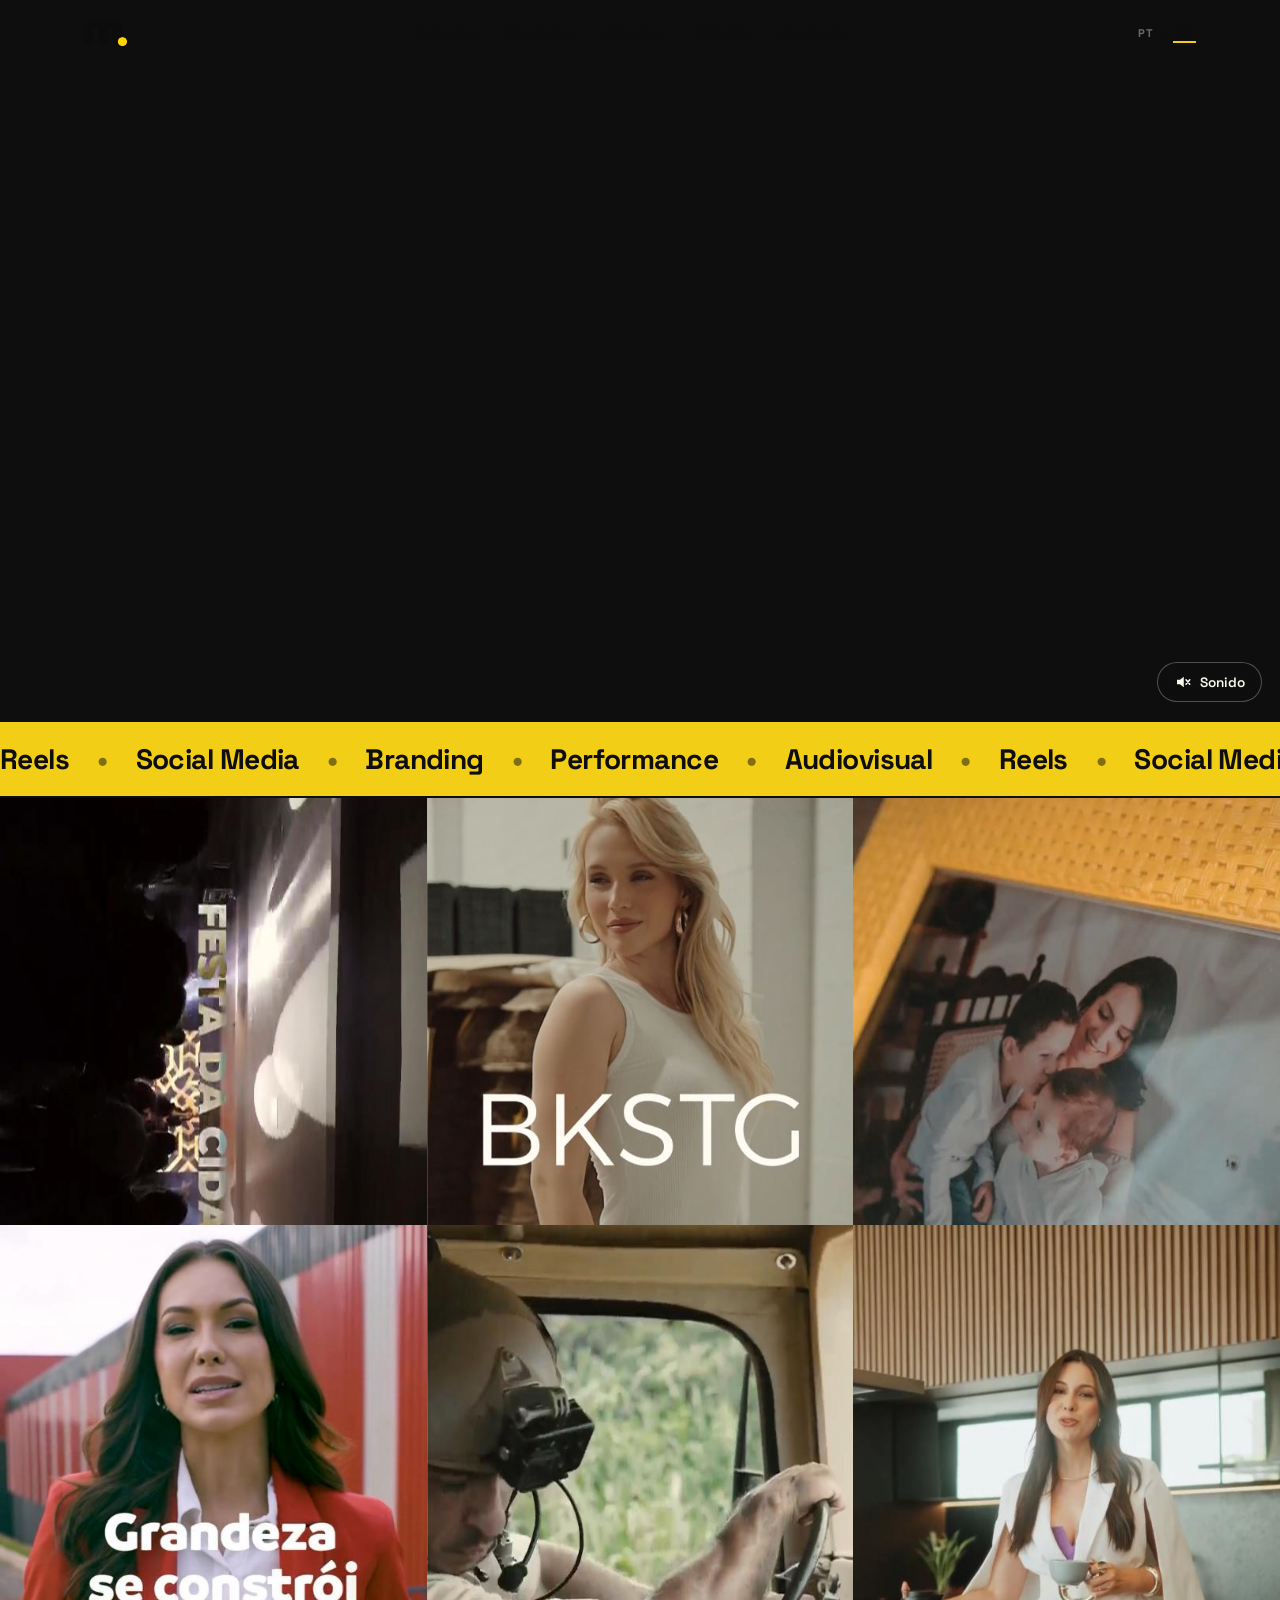
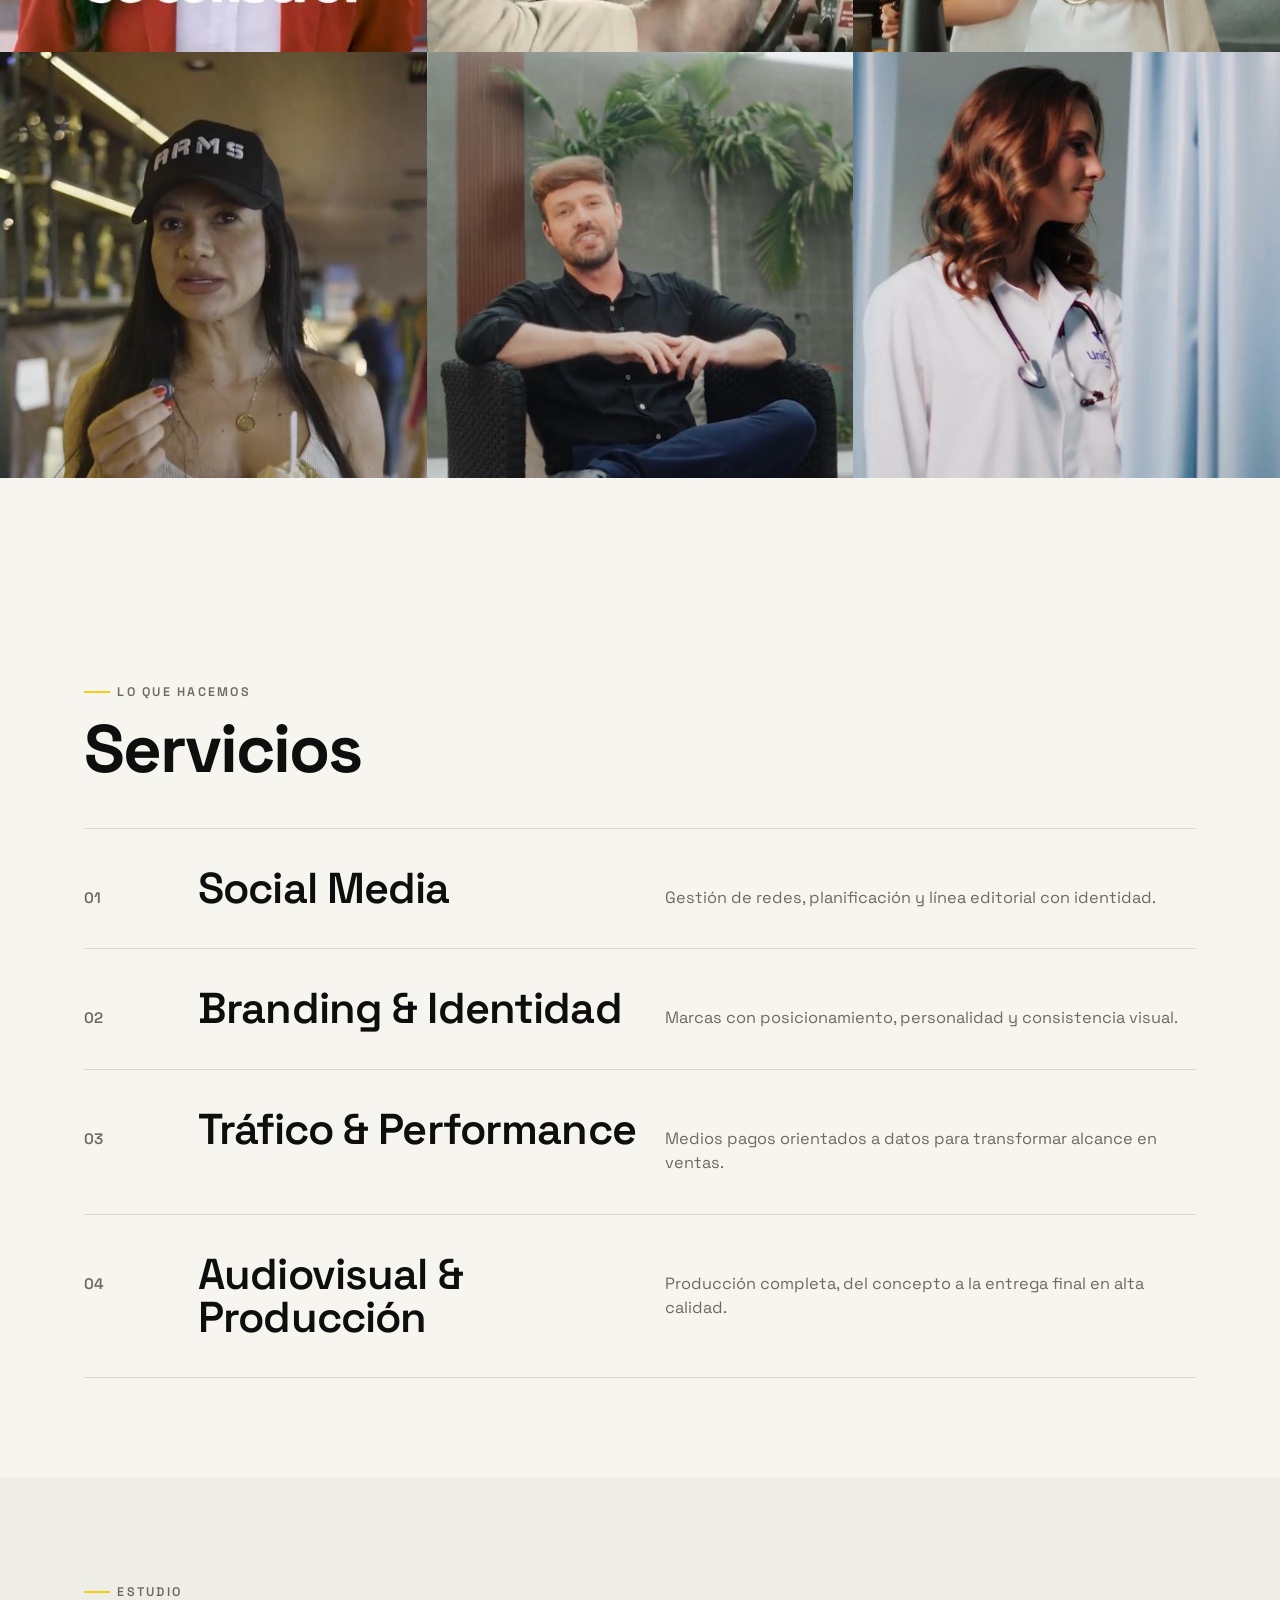
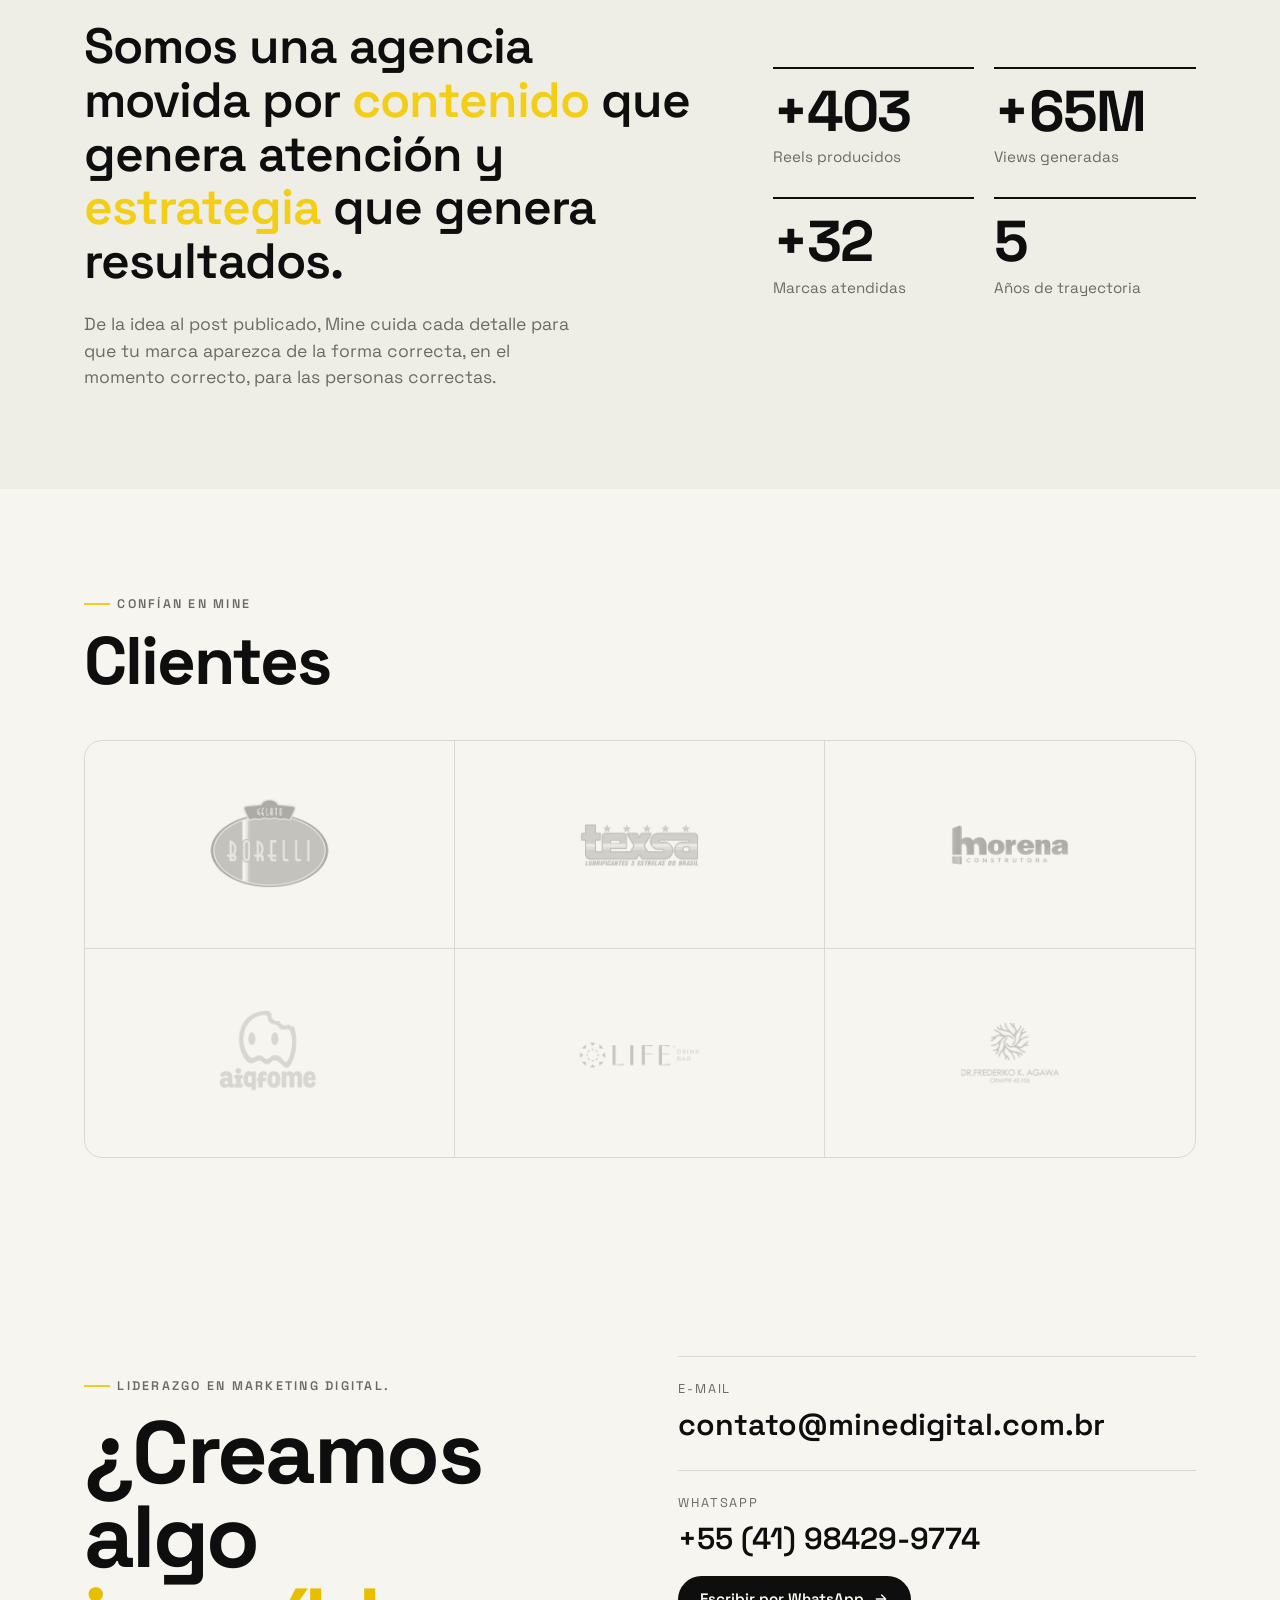
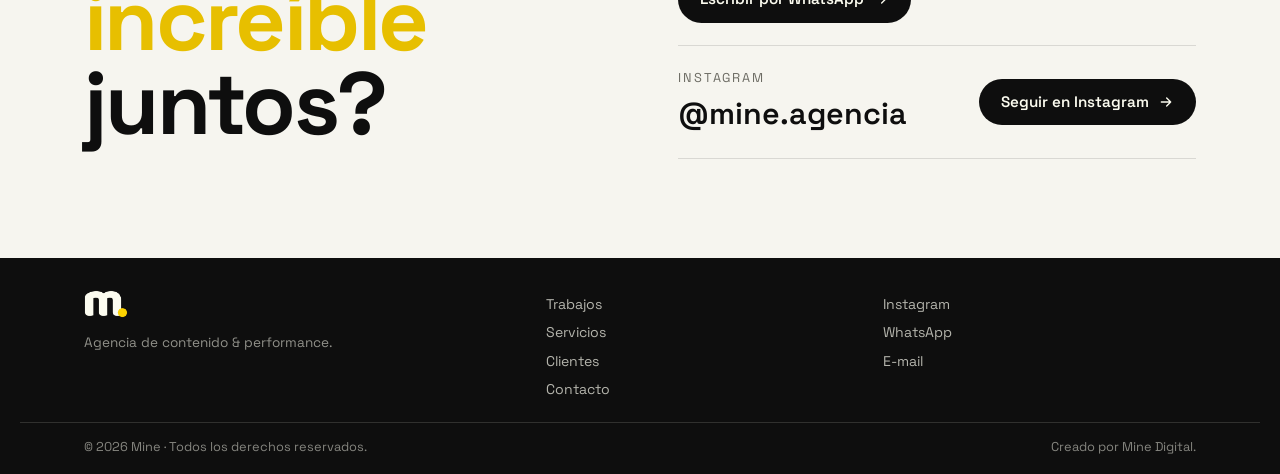
<file: es/index.html>
<!DOCTYPE html>
<html lang="es-PY">
<head>
  <meta charset="UTF-8" />
  <meta name="viewport" content="width=device-width, initial-scale=1.0" />
  <title>Mine — Agencia de Contenido &amp; Performance</title>
  <meta name="description" content="Mine es una agencia de contenido y performance. Creamos reels, campañas y contenido que transforman atención en resultados para marcas que quieren crecer." />

  <!-- Open Graph / social -->
  <meta property="og:title" content="Mine — Agencia de Contenido &amp; Performance" />
  <meta property="og:description" content="Contenido que frena el feed. Reels, campañas y branding para marcas que quieren crecer." />
  <meta property="og:type" content="website" />
  <meta property="og:url" content="https://www.minedigital.com.br/es/" />
  <meta property="og:locale" content="es_PY" />

  <link rel="icon" href="../assets/favicon.svg" type="image/svg+xml" />
  <link rel="canonical" href="https://www.minedigital.com.br/es/" />

  <!-- Versiones por idioma (SEO) -->
  <link rel="alternate" hreflang="pt-BR" href="https://www.minedigital.com.br/" />
  <link rel="alternate" hreflang="es-PY" href="https://www.minedigital.com.br/es/" />
  <link rel="alternate" hreflang="x-default" href="https://www.minedigital.com.br/" />

  <!-- Fonts -->
  <link rel="preconnect" href="https://fonts.googleapis.com" />
  <link rel="preconnect" href="https://fonts.gstatic.com" crossorigin />
  <link rel="stylesheet" media="print" onload="this.media='all'"
        href="https://fonts.googleapis.com/css2?family=Baloo+2:wght@800&family=Space+Grotesk:wght@400;500;600;700&display=swap" />
  <noscript>
    <link rel="stylesheet" href="https://fonts.googleapis.com/css2?family=Baloo+2:wght@800&family=Space+Grotesk:wght@400;500;600;700&display=swap" />
  </noscript>

  <link rel="stylesheet" href="../styles.css" />
</head>
<body>

  <!-- ======================= HEADER ======================= -->
  <header class="site-header" id="top">
    <div class="container header__inner">
      <a class="logo" href="#top" aria-label="Mine — página de inicio">
        <img src="../assets/logo/mine-monograma-preto.png" alt="Mine" width="315" height="201" />
      </a>

      <nav class="nav" aria-label="Navegación principal">
        <a href="#trabajos">Trabajos</a>
        <a href="#servicios">Servicios</a>
        <a href="#clientes">Clientes</a>
        <a href="#estudio">Estudio</a>
        <a href="#contacto">Contacto</a>
      </nav>

      <div class="header__actions">
        <!-- Selector de idioma -->
        <div class="lang" role="group" aria-label="Idioma">
          <a class="lang__opt" href="../index.html" hreflang="pt-BR" lang="pt-BR">PT</a>
          <span class="lang__sep" aria-hidden="true">|</span>
          <span class="lang__opt is-active" aria-current="true">ES</span>
        </div>

        <button class="menu-toggle" aria-label="Abrir menú" aria-expanded="false" aria-controls="mobile-menu"
                data-aria-open="Abrir menú" data-aria-close="Cerrar menú">
          <span></span><span></span><span></span>
        </button>
      </div>
    </div>

    <!-- Menú móvil -->
    <div class="mobile-menu" id="mobile-menu" hidden>
      <a href="#trabajos">Trabajos</a>
      <a href="#servicios">Servicios</a>
      <a href="#clientes">Clientes</a>
      <a href="#estudio">Estudio</a>
      <a href="#contacto">Contacto</a>
    </div>
  </header>

  <main>
    <!-- ======================= HERO ======================= -->
    <section class="hero">
      <!-- Placa de la agencia — full-bleed -->
      <div class="hero-video reveal">
        <video class="hero-video__el" autoplay muted loop playsinline preload="auto">
          <source src="../assets/videos/vinheta-mine.mp4" type="video/mp4" />
        </video>
        <button class="hero-video__sound" type="button" aria-pressed="false" aria-label="Activar sonido"
                data-label-on="Sonido activado" data-label-off="Sonido"
                data-aria-on="Desactivar sonido" data-aria-off="Activar sonido">
          <svg viewBox="0 0 24 24" aria-hidden="true">
            <path d="M4 9v6h4l5 4V5L8 9H4z" />
            <path class="ic-x" d="M16 9l5 6M21 9l-5 6" fill="none" stroke="currentColor" stroke-width="2" stroke-linecap="round" />
            <path class="ic-wave" d="M16.5 8.5a5 5 0 0 1 0 7M19 6a8 8 0 0 1 0 12" fill="none" stroke="currentColor" stroke-width="2" stroke-linecap="round" />
          </svg>
          <span class="hero-video__sound-label">Sonido</span>
        </button>
      </div>
    </section>

    <!-- ======================= MARQUEE ======================= -->
    <div class="marquee" aria-hidden="true">
      <div class="marquee__track">
        <span>Reels</span><span class="dot">•</span>
        <span>Social Media</span><span class="dot">•</span>
        <span>Branding</span><span class="dot">•</span>
        <span>Performance</span><span class="dot">•</span>
        <span>Audiovisual</span><span class="dot">•</span>
        <span>Reels</span><span class="dot">•</span>
        <span>Social Media</span><span class="dot">•</span>
        <span>Branding</span><span class="dot">•</span>
        <span>Performance</span><span class="dot">•</span>
        <span>Audiovisual</span><span class="dot">•</span>
      </div>
    </div>

    <!-- ======================= TRABAJOS / PORTAFOLIO ======================= -->
    <section class="section works" id="trabajos">
      <div class="mural">
        <article class="tile tile--media reveal" tabindex="0" role="button" aria-label="Abrir reel: ¡La peor fiesta de la ciudad!" data-cat="Aftermovie" data-title="¡La peor fiesta de la ciudad!" data-sub="Cervejaria 7 Palmos" data-video="../assets/videos/projeto-01.mp4" data-poster="../assets/posters/projeto-01.jpg">
          <span class="tile__play" aria-hidden="true"><svg viewBox="0 0 24 24"><path d="M8 5v14l11-7z"/></svg></span>
          <div class="tile__info"><span class="tile__cat">Aftermovie</span><h3 class="tile__title">¡La peor fiesta de la ciudad!</h3><p class="tile__sub">Cervejaria 7 Palmos</p></div>
        </article>

        <article class="tile tile--media reveal" tabindex="0" role="button" aria-label="Abrir reel: BKSTG" data-cat="Fashion Film" data-title="BKSTG" data-sub="Básica Clothes" data-video="../assets/videos/projeto-02.mp4" data-poster="../assets/posters/projeto-02.jpg">
          <span class="tile__play" aria-hidden="true"><svg viewBox="0 0 24 24"><path d="M8 5v14l11-7z"/></svg></span>
          <div class="tile__info"><span class="tile__cat">Fashion Film</span><h3 class="tile__title">BKSTG</h3><p class="tile__sub">Básica Clothes</p></div>
        </article>

        <article class="tile tile--media reveal" tabindex="0" role="button" aria-label="Abrir reel: Día de las Madres" data-cat="Campaña" data-title="Día de las Madres" data-sub="Ótica Aliança" data-video="../assets/videos/projeto-03.mp4" data-poster="../assets/posters/projeto-03.jpg">
          <span class="tile__play" aria-hidden="true"><svg viewBox="0 0 24 24"><path d="M8 5v14l11-7z"/></svg></span>
          <div class="tile__info"><span class="tile__cat">Campaña</span><h3 class="tile__title">Día de las Madres</h3><p class="tile__sub">Ótica Aliança</p></div>
        </article>

        <article class="tile tile--media reveal" tabindex="0" role="button" aria-label="Abrir reel: La grandeza se construye" data-cat="Reels" data-title="La grandeza se construye" data-sub="Texsa" data-video="../assets/videos/projeto-04.mp4" data-poster="../assets/posters/projeto-04.jpg">
          <span class="tile__play" aria-hidden="true"><svg viewBox="0 0 24 24"><path d="M8 5v14l11-7z"/></svg></span>
          <div class="tile__info"><span class="tile__cat">Reels</span><h3 class="tile__title">La grandeza se construye</h3><p class="tile__sub">Texsa</p></div>
        </article>

        <article class="tile tile--media reveal" tabindex="0" role="button" aria-label="Abrir reel: ¡Es Guerra!" data-cat="Branding" data-title="¡Es Guerra!" data-sub="Cervejaria 7 Palmos" data-video="../assets/videos/projeto-05.mp4" data-poster="../assets/posters/projeto-05.jpg">
          <span class="tile__play" aria-hidden="true"><svg viewBox="0 0 24 24"><path d="M8 5v14l11-7z"/></svg></span>
          <div class="tile__info"><span class="tile__cat">Branding</span><h3 class="tile__title">¡Es Guerra!</h3><p class="tile__sub">Cervejaria 7 Palmos</p></div>
        </article>

        <article class="tile tile--media reveal" tabindex="0" role="button" aria-label="Abrir reel: Aderiu, Reduziu!" data-cat="Campaña" data-title="Aderiu, Reduziu!" data-sub="Redusol Energia" data-video="../assets/videos/projeto-06.mp4" data-poster="../assets/posters/projeto-06.jpg">
          <span class="tile__play" aria-hidden="true"><svg viewBox="0 0 24 24"><path d="M8 5v14l11-7z"/></svg></span>
          <div class="tile__info"><span class="tile__cat">Campaña</span><h3 class="tile__title">Aderiu, Reduziu!</h3><p class="tile__sub">Redusol Energia</p></div>
        </article>

        <article class="tile tile--media reveal" tabindex="0" role="button" aria-label="Abrir reel: Borelli + Arms Gym" data-cat="Activación" data-title="Borelli + Arms Gym" data-sub="Gelato Borelli" data-video="../assets/videos/projeto-07.mp4" data-poster="../assets/posters/projeto-07.jpg">
          <span class="tile__play" aria-hidden="true"><svg viewBox="0 0 24 24"><path d="M8 5v14l11-7z"/></svg></span>
          <div class="tile__info"><span class="tile__cat">Activación</span><h3 class="tile__title">Borelli + Arms Gym</h3><p class="tile__sub">Gelato Borelli</p></div>
        </article>

        <article class="tile tile--media reveal" tabindex="0" role="button" aria-label="Abrir reel: Aderiu, Reduziu!" data-cat="Campaña" data-title="Aderiu, Reduziu!" data-sub="Redusol Energia" data-video="../assets/videos/projeto-08.mp4" data-poster="../assets/posters/projeto-08.jpg">
          <span class="tile__play" aria-hidden="true"><svg viewBox="0 0 24 24"><path d="M8 5v14l11-7z"/></svg></span>
          <div class="tile__info"><span class="tile__cat">Campaña</span><h3 class="tile__title">Aderiu, Reduziu!</h3><p class="tile__sub">Redusol Energia</p></div>
        </article>

        <article class="tile tile--media reveal" tabindex="0" role="button" aria-label="Abrir reel: Enfermería" data-cat="Campaña" data-title="Enfermería" data-sub="UniCesumar" data-video="../assets/videos/projeto-09.mp4" data-poster="../assets/posters/projeto-09.jpg">
          <span class="tile__play" aria-hidden="true"><svg viewBox="0 0 24 24"><path d="M8 5v14l11-7z"/></svg></span>
          <div class="tile__info"><span class="tile__cat">Campaña</span><h3 class="tile__title">Enfermería</h3><p class="tile__sub">UniCesumar</p></div>
        </article>
      </div>
    </section>

    <!-- ======================= SERVICIOS ======================= -->
    <section class="section services" id="servicios">
      <div class="container">
        <div class="section__head reveal">
          <p class="eyebrow">Lo que hacemos</p>
          <h2 class="section__title">Servicios</h2>
        </div>

        <ul class="service-list">
          <li class="service reveal">
            <span class="service__num">01</span>
            <h3 class="service__name">Social Media</h3>
            <p class="service__desc">Gestión de redes, planificación y línea editorial con identidad.</p>
          </li>
          <li class="service reveal">
            <span class="service__num">02</span>
            <h3 class="service__name">Branding &amp; Identidad</h3>
            <p class="service__desc">Marcas con posicionamiento, personalidad y consistencia visual.</p>
          </li>
          <li class="service reveal">
            <span class="service__num">03</span>
            <h3 class="service__name">Tráfico &amp; Performance</h3>
            <p class="service__desc">Medios pagos orientados a datos para transformar alcance en ventas.</p>
          </li>
          <li class="service reveal">
            <span class="service__num">04</span>
            <h3 class="service__name">Audiovisual &amp; Producción</h3>
            <p class="service__desc">Producción completa, del concepto a la entrega final en alta calidad.</p>
          </li>
        </ul>
      </div>
    </section>

    <!-- ======================= ESTUDIO ======================= -->
    <section class="section studio" id="estudio">
      <div class="container">
        <div class="studio__grid">
          <div class="studio__text reveal">
            <p class="eyebrow">Estudio</p>
            <h2 class="studio__statement">
              Somos una agencia movida por <span class="hl">contenido</span> que genera atención
              y <span class="hl">estrategia</span> que genera resultados.
            </h2>
            <p class="studio__p">
              De la idea al post publicado, Mine cuida cada detalle para que tu marca
              aparezca de la forma correcta, en el momento correcto, para las personas correctas.
            </p>
          </div>

          <div class="stats reveal">
            <div class="stat"><span class="stat__num" data-count="500" data-prefix="+">+500</span><span class="stat__label">Reels producidos</span></div>
            <div class="stat"><span class="stat__num" data-count="80" data-prefix="+" data-suffix="M">+80M</span><span class="stat__label">Views generadas</span></div>
            <div class="stat"><span class="stat__num" data-count="40" data-prefix="+">+40</span><span class="stat__label">Marcas atendidas</span></div>
            <div class="stat"><span class="stat__num" data-count="6">6</span><span class="stat__label">Años de trayectoria</span></div>
          </div>
        </div>
      </div>
    </section>

    <!-- ======================= CLIENTES ======================= -->
    <section class="section clients" id="clientes">
      <div class="container">
        <div class="section__head reveal">
          <p class="eyebrow">Confían en Mine</p>
          <h2 class="section__title">Clientes</h2>
        </div>

        <div class="clients-grid reveal">
          <div class="client"><img src="../assets/clients/1.png" alt="Gelato Borelli" loading="lazy" /></div>
          <div class="client"><img src="../assets/clients/2.png" alt="Texsa" loading="lazy" /></div>
          <div class="client"><img src="../assets/clients/3.png" alt="Morena Construtora" loading="lazy" /></div>
          <div class="client"><img src="../assets/clients/4.png" alt="aiqfome" loading="lazy" /></div>
          <div class="client"><img src="../assets/clients/5.png" alt="Life Drink Bar" loading="lazy" /></div>
          <div class="client"><img src="../assets/clients/6.png" alt="Dr. Frederiko K. Agawa" loading="lazy" /></div>
        </div>
      </div>
    </section>

    <!-- ======================= CONTACTO (CTA) ======================= -->
    <section class="section contact" id="contacto">
      <div class="container contact__inner">
        <div class="reveal">
          <p class="eyebrow">Liderazgo en Marketing Digital.</p>
          <h2 class="contact__title">¿Creamos algo<br /><span class="hl">increíble</span> juntos?</h2>
        </div>

        <div class="contact__links reveal">
          <a class="contact__row" href="mailto:contato@minedigital.com.br">
            <span class="contact__label">E-mail</span>
            <span class="contact__value">contato@minedigital.com.br</span>
          </a>
          <a class="contact__row contact__row--cta" href="https://wa.me/5541984299774" target="_blank" rel="noopener">
            <span class="contact__txt">
              <span class="contact__label">WhatsApp</span>
              <span class="contact__value">+55 (41) 98429-9774</span>
            </span>
            <span class="contact__btn">
              Escribir por WhatsApp
              <svg viewBox="0 0 24 24" aria-hidden="true"><path d="M5 12h14M13 6l6 6-6 6" fill="none" stroke="currentColor" stroke-width="2" stroke-linecap="round" stroke-linejoin="round"/></svg>
            </span>
          </a>
          <a class="contact__row contact__row--cta" href="https://www.instagram.com/mine.agencia/" target="_blank" rel="noopener">
            <span class="contact__txt">
              <span class="contact__label">Instagram</span>
              <span class="contact__value">@mine.agencia</span>
            </span>
            <span class="contact__btn">
              Seguir en Instagram
              <svg viewBox="0 0 24 24" aria-hidden="true"><path d="M5 12h14M13 6l6 6-6 6" fill="none" stroke="currentColor" stroke-width="2" stroke-linecap="round" stroke-linejoin="round"/></svg>
            </span>
          </a>
        </div>
      </div>
    </section>
  </main>

  <!-- ======================= FOOTER ======================= -->
  <footer class="footer">
    <div class="container footer__inner">
      <div class="footer__brand">
        <span class="logo logo--light">
          <img src="../assets/logo/mine-monograma-creme.png" alt="Mine" width="315" height="201" />
        </span>
        <p class="footer__tag">Agencia de contenido &amp; performance.</p>
      </div>

      <nav class="footer__nav" aria-label="Pie de página">
        <a href="#trabajos">Trabajos</a>
        <a href="#servicios">Servicios</a>
        <a href="#clientes">Clientes</a>
        <a href="#contacto">Contacto</a>
      </nav>

      <div class="footer__social">
        <a href="https://www.instagram.com/mine.agencia/" target="_blank" rel="noopener">Instagram</a>
        <a href="https://wa.me/5541984299774" target="_blank" rel="noopener">WhatsApp</a>
        <a href="mailto:contato@minedigital.com.br">E-mail</a>
      </div>
    </div>

    <div class="container footer__bottom">
      <span>© <span id="year"></span> Mine · Todos los derechos reservados.</span>
      <span>Creado por Mine Digital.</span>
    </div>
  </footer>

  <!-- ======================= MODAL DEL REEL ======================= -->
  <div class="reel-modal" id="reel-modal" role="dialog" aria-modal="true" aria-label="Reel" hidden>
    <div class="reel-modal__backdrop" data-close></div>
    <div class="reel-modal__dialog">
      <button class="reel-modal__close" type="button" data-close aria-label="Cerrar">&times;</button>
      <div class="reel-modal__player">
        <video class="reel-modal__video" playsinline loop controls hidden></video>
        <div class="reel-modal__ph">Reel próximamente</div>
      </div>
      <div class="reel-modal__meta">
        <span class="reel-modal__cat"></span>
        <h3 class="reel-modal__title"></h3>
        <p class="reel-modal__sub"></p>
      </div>
    </div>
  </div>

  <script src="../main.js" defer></script>
</body>
</html>
</file>
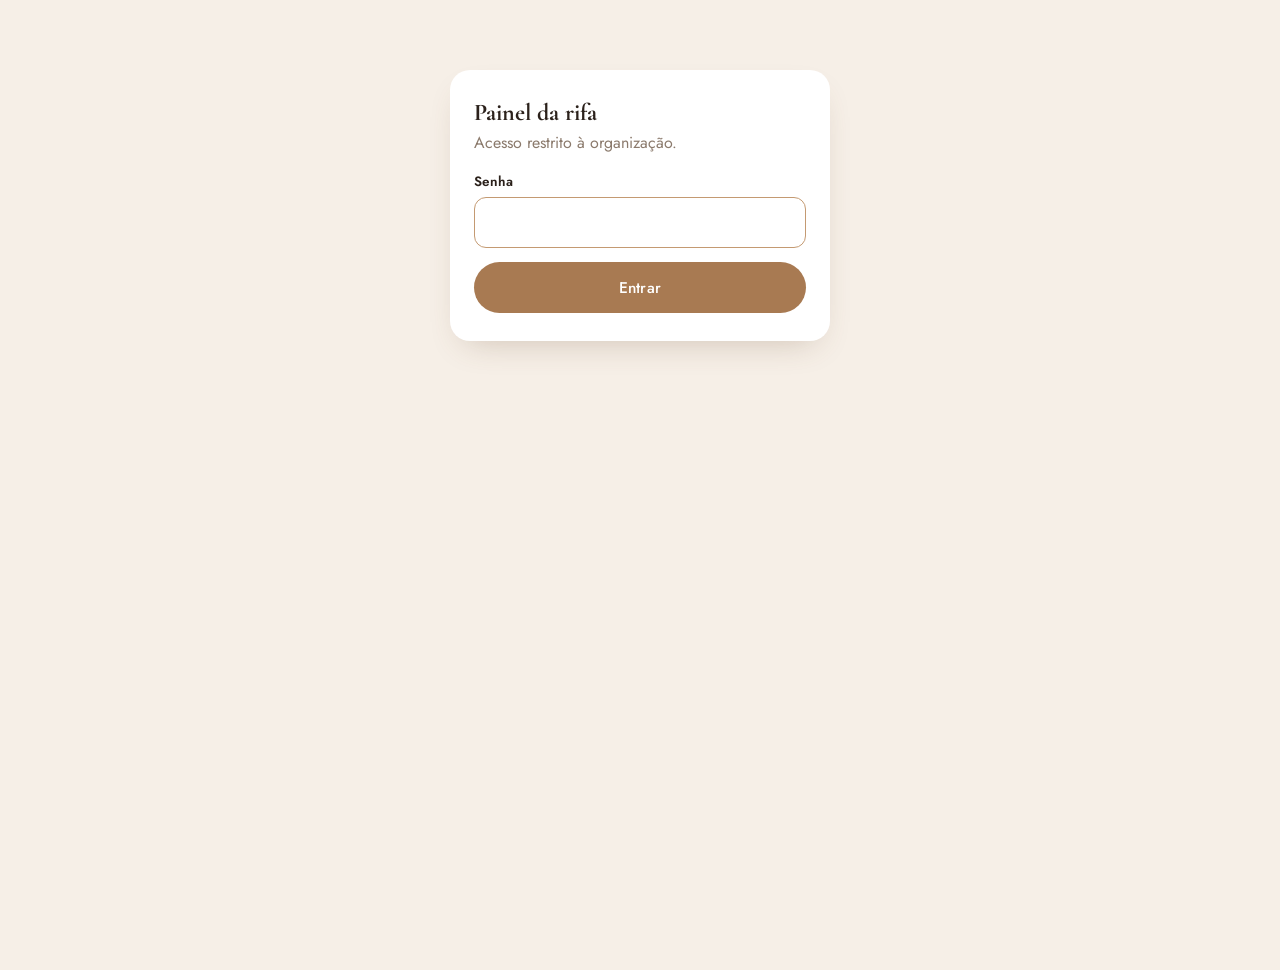
<file: rifa-admin/index.html>
<!DOCTYPE html>
<html lang="pt-BR">
<head>
<meta charset="utf-8">
<meta name="viewport" content="width=device-width, initial-scale=1">
<title>Painel da Rifa | Juntos pelo pai da Ivânia</title>
<meta name="robots" content="noindex,nofollow">
<meta property="og:title" content="Painel da Rifa (acesso restrito)">
<meta property="og:description" content="Área da organização da rifa solidária.">
<meta property="og:image" content="https://minedigital.com.br/rifa/img/og.jpg">

<link rel="preconnect" href="https://fonts.googleapis.com">
<link rel="preconnect" href="https://fonts.gstatic.com" crossorigin>
<link href="https://fonts.googleapis.com/css2?family=Cormorant+Garamond:ital,wght@0,400;0,500;0,600;0,700;1,400;1,500;1,600&family=Jost:wght@300;400;500;600&display=swap" rel="stylesheet">
<style>
:root{
  --bg:#F6EFE7; --card:#FFFCF8; --ink:#2B211B; --muted:#8B7A6C; --line:#EADCCD;
  --rose:#C49A72; --rose-d:#A87A52; --rose-l:#F2E5D7; --gold:#B88E66; --gold-l:#F5EBDF;
  --ok:#5E8A5A; --ok-l:#E3EEDD; --warn:#C7811E; --warn-l:#FBEBD2; --sold:#DDD3C9;
  --r:22px; --shadow:0 14px 34px -16px rgba(110,78,50,.32);
  --serif:'Cormorant Garamond',Georgia,serif;
}
*{box-sizing:border-box}
html,body{margin:0;background:var(--bg);color:var(--ink);font-family:Jost,system-ui,sans-serif;-webkit-font-smoothing:antialiased}
body{min-height:100vh}
a{color:inherit}
button{font:inherit;cursor:pointer;border:0;background:none;color:inherit}
input{font:inherit}
.wrap{max-width:1080px;margin:0 auto;padding:0 16px}
.serif{font-family:var(--serif)}
.hidden{display:none!important}

/* preview banner */
.preview-bar{background:#2A1E22;color:#fff;font-size:12px;text-align:center;padding:6px 10px;letter-spacing:.02em}
.preview-bar a{color:#FFD7DE;font-weight:600}

/* HERO */
.hero{padding:40px 0 18px;text-align:center}
.pill{display:inline-flex;align-items:center;gap:8px;background:var(--rose-l);color:var(--rose-d);font-weight:600;font-size:13px;padding:7px 14px;border-radius:99px}
.pill .dot{width:7px;height:7px;border-radius:50%;background:var(--rose)}
.hero h1{font-family:var(--serif);font-weight:600;font-size:clamp(34px,7vw,58px);line-height:1.04;margin:18px auto 14px;max-width:760px;letter-spacing:-.01em}
.hero h1 em{font-style:italic;color:var(--rose-d)}
.hero p.lead{max-width:640px;margin:0 auto;color:var(--muted);font-size:17px;line-height:1.6}
/* HERO 2 */
.hero2{position:relative;overflow:hidden;min-height:680px;display:flex;align-items:center;padding:56px 0}
.hero2-bg{position:absolute;inset:0;background:url(/rifa/img/hero.jpg) 70% center/cover no-repeat}
.hero2-bg::after{content:"";position:absolute;inset:0;background:linear-gradient(90deg,rgba(70,48,30,.22) 0%,rgba(70,48,30,.06) 55%,rgba(0,0,0,0) 100%),linear-gradient(0deg,rgba(246,239,231,1) 0%,rgba(246,239,231,0) 22%)}
.hero2-in{position:relative;width:100%}
.glass{max-width:560px;padding:34px 34px 30px;border-radius:28px;background:rgba(255,251,246,.4);border:1px solid rgba(255,255,255,.65);
  -webkit-backdrop-filter:blur(22px) saturate(140%);backdrop-filter:blur(22px) saturate(140%);
  box-shadow:0 30px 60px -25px rgba(80,55,35,.45),inset 0 1px 0 rgba(255,255,255,.7)}
.glass-pill{background:rgba(255,255,255,.6);color:var(--rose-d)}
.glass h1{font-family:var(--serif);font-weight:500;font-size:clamp(46px,7.4vw,76px);line-height:.98;margin:16px 0 18px;letter-spacing:-.015em;color:#2A1A1E}
.glass h1 em{font-style:italic;color:var(--rose-d);font-weight:500}
.letter{font-size:15.5px;line-height:1.65;color:#3D2C31}
.letter p{margin:0 0 10px}
.letter blockquote{margin:16px 0 12px;padding:2px 0 2px 16px;border-left:2px solid var(--gold);font-family:var(--serif);font-style:italic;font-size:21px;line-height:1.45;color:var(--rose-d)}
.letter cite{display:block;font-family:Jost,sans-serif;font-style:normal;font-size:11.5px;font-weight:500;letter-spacing:.14em;text-transform:uppercase;margin-top:6px;color:#8B7A6C}
.letter .sign{font-size:14px;color:#6E5A5F}
.letter .sign b{color:var(--ink);font-family:var(--serif);font-style:italic;font-size:20px;font-weight:600}
.hero-cta{margin-top:22px;padding:15px 30px;border-radius:99px;box-shadow:0 12px 24px -10px rgba(140,98,62,.7)}
.hero-cta::after{content:"→";font-size:18px;line-height:1}
@media (max-width:720px){
  .hero2{min-height:0;padding:0 0 10px;display:block}
  .hero2-bg{position:relative;height:300px;background-position:72% center}
  .hero2-bg::after{background:linear-gradient(0deg,rgba(246,239,231,1) 0%,rgba(246,239,231,0) 45%)}
  .hero2-in{margin-top:-130px}
  .glass{padding:26px 20px 22px;border-radius:24px;background:rgba(255,251,246,.62)}
}
/* INFOBAR */
.infobar{position:relative;z-index:2;margin-top:-8px}
.infobar-in{display:grid;grid-template-columns:repeat(4,1fr);background:#fff;border:1px solid var(--line);border-radius:22px;box-shadow:var(--shadow);padding:6px}
.inf{display:flex;align-items:center;gap:13px;padding:16px 18px;border-left:1px solid var(--line)}
.inf:first-child{border-left:0}
.inf i{flex:0 0 44px;height:44px;border-radius:14px;background:linear-gradient(140deg,var(--rose-l),var(--gold-l));color:var(--rose-d);display:flex;align-items:center;justify-content:center}
.inf i svg{width:22px;height:22px}
.inf small{display:block;font-size:11.5px;color:var(--muted);text-transform:uppercase;letter-spacing:.07em;font-weight:600}
.inf b{font-size:15px;font-weight:600}
.inf b a{color:var(--rose-d);text-decoration:none}
@media (max-width:860px){.infobar-in{grid-template-columns:1fr 1fr}.inf:nth-child(3){border-left:0}.inf:nth-child(n+3){border-top:1px solid var(--line)}}
@media (max-width:420px){.inf{padding:13px 10px;gap:10px}.inf i{flex-basis:38px;height:38px}.inf b{font-size:13.5px}}
.eyebrow{text-align:center;margin-top:56px;font-size:12.5px;font-weight:700;letter-spacing:.18em;text-transform:uppercase;color:var(--gold)}
/* SOON */
.live-badge,.soon-badge{position:absolute;top:14px;right:14px;border-radius:99px;padding:7px 12px;font-size:12.5px;font-weight:700;display:inline-flex;align-items:center;gap:7px}
.live-badge{background:var(--rose-d);color:#fff}
.live-badge span{width:7px;height:7px;border-radius:50%;background:#fff;animation:pulse 1.6s infinite}
@keyframes pulse{0%{box-shadow:0 0 0 0 rgba(255,255,255,.8)}100%{box-shadow:0 0 0 8px rgba(255,255,255,0)}}
.soon-badge{background:rgba(42,30,34,.82);color:#fff;letter-spacing:.04em}
.card.soon .ph img{filter:grayscale(.55) brightness(.92)}
.soon-txt{font-size:13.5px;color:var(--muted);background:var(--bg);border-radius:12px;padding:11px 13px;line-height:1.45}
.btn-soon{background:#EFE6E3;color:#9C8E8B;cursor:not-allowed}
.facts{display:flex;flex-wrap:wrap;justify-content:center;gap:10px;margin:26px 0 6px}
.fact{background:var(--card);border:1px solid var(--line);border-radius:14px;padding:12px 16px;text-align:left;min-width:180px}
.fact small{display:block;color:var(--muted);font-size:12px;text-transform:uppercase;letter-spacing:.06em;font-weight:600}
.fact b{font-size:15px}

/* CARDS */
.section-title{font-family:var(--serif);font-size:clamp(42px,6.5vw,60px);font-weight:500;margin:8px 0 10px;text-align:center;letter-spacing:-.01em;line-height:1.05}
.section-sub{color:var(--muted);text-align:center;margin:0 auto 30px;max-width:520px;line-height:1.55}
.grid-cards{display:grid;grid-template-columns:repeat(auto-fit,minmax(290px,1fr));gap:20px;padding-bottom:20px}
.grid-cards.single{grid-template-columns:minmax(0,420px);justify-content:center}
.card{background:var(--card);border-radius:var(--r);overflow:hidden;box-shadow:var(--shadow);display:flex;flex-direction:column;border:1px solid var(--line)}
.card .ph{position:relative;margin:16px 16px 0;aspect-ratio:1/1.02;overflow:hidden;border-radius:999px 999px 18px 18px;background:var(--rose-l)}
.card .ph img{width:100%;height:100%;object-fit:cover;display:block}
.card .ph .price{top:auto;bottom:14px;left:14px}
.card .ph .live-badge,.card .ph .soon-badge{top:auto;bottom:14px;right:14px}
.price{position:absolute;top:14px;left:14px;background:rgba(255,255,255,.94);border-radius:99px;padding:7px 13px;font-weight:700;font-size:14px;color:var(--rose-d)}
.price span{font-weight:500;color:var(--muted);font-size:12px}
.card .bd{padding:20px 20px 22px;display:flex;flex-direction:column;gap:12px;flex:1}
.tag{font-size:12px;font-weight:700;text-transform:uppercase;letter-spacing:.08em;color:var(--gold)}
.card h3{font-family:var(--serif);font-size:30px;line-height:1.08;margin:0;font-weight:500}
.itens{list-style:none;margin:0;padding:0;display:flex;flex-direction:column;gap:7px}
.itens li{display:flex;gap:9px;align-items:flex-start;font-size:15px;line-height:1.4}
.itens li::before{content:"";flex:0 0 18px;height:18px;margin-top:1px;border-radius:50%;background:var(--rose-l) url("data:image/svg+xml,%3Csvg xmlns='http://www.w3.org/2000/svg' viewBox='0 0 24 24' fill='none' stroke='%239E4A5A' stroke-width='3' stroke-linecap='round' stroke-linejoin='round'%3E%3Cpath d='M20 6 9 17l-5-5'/%3E%3C/svg%3E") center/11px no-repeat}
.obs{margin:0;font-size:13px;line-height:1.45;font-style:italic;color:var(--muted)}
.pros{display:flex;flex-direction:column;gap:8px;border-top:1px dashed var(--line);padding-top:12px}
.pro{font-size:13.5px;line-height:1.4;color:var(--muted)}
.pro b{color:var(--ink);font-weight:600}
.pro a{color:var(--rose-d);font-weight:600;text-decoration:none;white-space:nowrap}
.bar{height:8px;border-radius:99px;background:var(--rose-l);overflow:hidden}
.bar i{display:block;height:100%;background:linear-gradient(90deg,var(--rose),var(--rose-d));border-radius:99px;transition:width .6s}
.bar-lbl{display:flex;justify-content:space-between;font-size:13px;color:var(--muted);margin-bottom:6px}
.bar-lbl b{color:var(--ink)}
.btn{display:inline-flex;align-items:center;justify-content:center;gap:8px;text-decoration:none;text-align:center;padding:14px 22px;border-radius:99px;font-weight:500;font-size:15.5px;letter-spacing:.02em;transition:transform .1s,background .2s}
.btn:active{transform:scale(.98)}
.btn-pri{background:var(--rose-d);color:#fff}
.btn-pri:hover{background:#946843}
.btn-pri:disabled{background:#C9B5B9;cursor:not-allowed}
.btn-ghost{background:var(--rose-l);color:var(--rose-d)}
.btn-ok{background:#25D366;color:#073B1E}
.btn-block{width:100%}
.mt-auto{margin-top:auto}

.footer{text-align:center;color:var(--muted);font-size:13px;line-height:1.6;padding:30px 16px 50px}
.footer b{color:var(--ink)}

/* RIFA VIEW */
.topbar{position:sticky;top:0;z-index:20;background:rgba(246,239,231,.92);backdrop-filter:blur(8px);border-bottom:1px solid var(--line)}
.topbar .wrap{display:flex;align-items:center;gap:12px;height:58px}
.back{display:inline-flex;align-items:center;gap:6px;font-weight:600;color:var(--rose-d);padding:8px 4px}
.rifa-head{display:grid;grid-template-columns:150px 1fr;gap:18px;align-items:center;padding:22px 0 8px}
.rifa-head img{width:150px;aspect-ratio:1;object-fit:cover;border-radius:16px}
.rifa-head h2{font-family:var(--serif);font-size:28px;margin:4px 0 8px;line-height:1.1}
.rifa-head .itens li{font-size:14px}
@media (max-width:560px){.rifa-head{grid-template-columns:92px 1fr;gap:14px}.rifa-head img{width:92px}.rifa-head h2{font-size:21px}.rifa-head .itens{display:none}}
.legend{display:flex;flex-wrap:wrap;gap:14px;font-size:13px;color:var(--muted);margin:14px 0}
.legend span{display:inline-flex;align-items:center;gap:6px}
.legend i{width:16px;height:16px;border-radius:5px;display:inline-block;border:1px solid var(--line);background:#fff}
.legend i.sel{background:var(--rose-d);border-color:var(--rose-d)}
.legend i.sold{background:var(--sold);border-color:var(--sold)}
.nums{display:grid;grid-template-columns:repeat(10,minmax(0,1fr));gap:7px;padding-bottom:120px}
@media (max-width:420px){.nums{gap:5px}}
.n{aspect-ratio:1;min-width:0;padding:0;border-radius:10px;background:#fff;border:1px solid var(--line);font-weight:600;font-size:clamp(12px,3.3vw,16px);display:flex;align-items:center;justify-content:center;transition:background .15s,transform .1s;font-variant-numeric:tabular-nums}
.n:hover{border-color:var(--rose)}
.n.sel{background:var(--rose-d);border-color:var(--rose-d);color:#fff;transform:scale(1.04)}
.n.sold{background:var(--sold);border-color:var(--sold);color:#9C8E8B;cursor:not-allowed;text-decoration:line-through}
.n.resv{background:var(--warn-l);border:1.5px dashed #E2B467;color:#A9844A;cursor:not-allowed}
.legend i.resv{background:var(--warn-l);border:1.5px dashed #E2B467}
.cart{position:fixed;left:0;right:0;bottom:0;z-index:30;background:#fff;border-top:1px solid var(--line);box-shadow:0 -10px 30px -15px rgba(110,78,50,.3);transform:translateY(110%);transition:transform .25s}
.cart.show{transform:none}
.cart .wrap{display:flex;align-items:center;gap:14px;padding-top:12px;padding-bottom:calc(12px + env(safe-area-inset-bottom))}
.cart .info{flex:1;min-width:0}
.cart .info small{color:var(--muted);display:block;font-size:12.5px;white-space:nowrap;overflow:hidden;text-overflow:ellipsis}
.cart .info b{font-size:19px}

/* MODAL */
.ov{position:fixed;inset:0;z-index:50;background:rgba(42,30,34,.55);display:flex;align-items:flex-end;justify-content:center}
@media (min-width:640px){.ov{align-items:center}}
.modal{background:#fff;width:100%;max-width:480px;border-radius:22px 22px 0 0;padding:24px 20px calc(24px + env(safe-area-inset-bottom));max-height:94vh;overflow:auto}
@media (min-width:640px){.modal{border-radius:22px}}
.modal h3{font-family:var(--serif);font-size:25px;margin:0 0 6px}
.modal p.sub{color:var(--muted);margin:0 0 18px;font-size:14.5px;line-height:1.5}
.field{display:flex;flex-direction:column;gap:6px;margin-bottom:14px}
.field label{font-size:13.5px;font-weight:600}
.field input{border:1.5px solid var(--line);border-radius:12px;padding:13px 14px;font-size:16px;outline:none;background:#fff}
.field input:focus{border-color:var(--rose)}
.check{display:flex;gap:10px;align-items:flex-start;font-size:13px;color:var(--muted);line-height:1.45;margin:4px 0 18px}
.check input{margin-top:2px;accent-color:var(--rose-d);width:17px;height:17px;flex:0 0 17px}
.chips{display:flex;flex-wrap:wrap;gap:6px;margin:0 0 16px}
.chip{background:var(--rose-l);color:var(--rose-d);font-weight:700;border-radius:8px;padding:5px 9px;font-size:13.5px;font-variant-numeric:tabular-nums}
.err{background:#FDE4E4;color:#9B1C1C;border-radius:10px;padding:10px 12px;font-size:13.5px;margin-bottom:12px}
.row-btns{display:flex;gap:10px}
.row-btns .btn{flex:1}

/* SUCCESS */
.ok-ic{width:58px;height:58px;border-radius:50%;background:var(--ok-l);display:flex;align-items:center;justify-content:center;margin-bottom:12px}
.step{display:flex;gap:12px;margin:16px 0}
.step .k{flex:0 0 28px;height:28px;border-radius:50%;background:var(--rose-d);color:#fff;font-weight:700;display:flex;align-items:center;justify-content:center;font-size:14px}
.step .c{flex:1;min-width:0}
.step .c b{display:block;margin-bottom:6px}
.pix{background:var(--bg);border:1.5px dashed var(--rose);border-radius:14px;padding:12px 14px}
.pix .key{font-size:19px;font-weight:700;letter-spacing:.02em}
.pix small{color:var(--muted);display:block;font-size:12.5px;margin-top:2px}
.total-big{font-family:var(--serif);font-size:32px;font-weight:700;color:var(--rose-d)}
.note{background:var(--gold-l);color:#6E4F1E;border-radius:12px;padding:11px 13px;font-size:13px;line-height:1.5}
.toast{position:fixed;left:50%;bottom:24px;transform:translateX(-50%);background:var(--ink);color:#fff;padding:10px 16px;border-radius:12px;font-size:14px;z-index:90;opacity:0;transition:opacity .2s;pointer-events:none}
.toast.show{opacity:1}

.loading{display:flex;align-items:center;justify-content:center;gap:10px;color:var(--muted);padding:60px 0}
.spin{width:20px;height:20px;border:3px solid var(--rose-l);border-top-color:var(--rose-d);border-radius:50%;animation:sp .8s linear infinite}
@keyframes sp{to{transform:rotate(360deg)}}

/* ADMIN */
.adm-login{max-width:380px;margin:70px auto;background:#fff;border-radius:20px;padding:28px 24px;box-shadow:var(--shadow)}
.adm-login h2{font-family:var(--serif);margin:0 0 4px}
.tabs{display:flex;gap:8px;overflow-x:auto;padding:16px 0 4px}
.tab{white-space:nowrap;padding:10px 16px;border-radius:99px;background:#fff;border:1px solid var(--line);font-weight:600;font-size:14px}
.tab.on{background:var(--rose-d);color:#fff;border-color:var(--rose-d)}
.kpis{display:grid;grid-template-columns:repeat(auto-fit,minmax(150px,1fr));gap:10px;margin:14px 0}
.kpi{background:#fff;border:1px solid var(--line);border-radius:14px;padding:14px}
.kpi small{color:var(--muted);font-size:12px;font-weight:600;text-transform:uppercase;letter-spacing:.05em}
.kpi b{display:block;font-size:24px;margin-top:4px;font-variant-numeric:tabular-nums}
.adm-cols{display:grid;grid-template-columns:1fr 1fr;gap:20px;align-items:start;padding-bottom:60px}
@media (max-width:860px){.adm-cols{grid-template-columns:1fr}}
.panel{background:#fff;border:1px solid var(--line);border-radius:18px;padding:16px}
.panel h4{margin:0 0 12px;font-size:15px}
.anums{display:grid;grid-template-columns:repeat(10,minmax(0,1fr));gap:5px}
.an{aspect-ratio:1;min-width:0;padding:0;border-radius:8px;border:1px solid var(--line);background:#fff;font-size:12px;font-weight:600;display:flex;align-items:center;justify-content:center;position:relative;font-variant-numeric:tabular-nums}
.an.pend{background:var(--warn-l);border-color:#EFC98A;color:#7A4A06}
.an.pend.multi::after{content:"";position:absolute;top:3px;right:3px;width:6px;height:6px;border-radius:50%;background:#D14343}
.an.lock{background:var(--ok);border-color:var(--ok);color:#fff}
.an.cur{outline:3px solid var(--rose-d);outline-offset:1px}
.legend.adm i.pend{background:var(--warn-l);border-color:#EFC98A}
.legend.adm i.lock{background:var(--ok);border-color:var(--ok)}
.ped{display:flex;align-items:center;gap:10px;padding:11px 0;border-top:1px solid var(--line)}
.ped:first-of-type{border-top:0}
.ped .num{flex:0 0 46px;height:46px;border-radius:12px;background:var(--warn-l);color:#7A4A06;font-weight:700;display:flex;align-items:center;justify-content:center;font-variant-numeric:tabular-nums}
.ped .num.lock{background:var(--ok);color:#fff}
.ped .who{flex:1;min-width:0}
.ped .who b{display:block;font-size:14.5px;white-space:nowrap;overflow:hidden;text-overflow:ellipsis}
.ped .who small{color:var(--muted);font-size:12.5px}
.ped .who a{color:var(--ok);font-weight:600;text-decoration:none}
.sbtn{padding:9px 12px;border-radius:10px;font-weight:600;font-size:13px;white-space:nowrap}
.sbtn.ok{background:var(--ok);color:#fff}
.sbtn.undo{background:#F1E9E7;color:var(--ink)}
.sbtn.no{background:#FBE3E3;color:#A12C2C}
.pbtns{display:flex;flex-direction:column;gap:6px}
@media (max-width:600px){
  .tabs{flex-wrap:wrap;overflow:visible;gap:6px;padding-top:12px}
  .tab{padding:8px 12px;font-size:13px}
  .kpis{grid-template-columns:1fr 1fr;gap:8px;margin:10px 0}
  .kpi{padding:10px 12px;border-radius:12px}
  .kpi small{font-size:10.5px;letter-spacing:.03em}
  .kpi b{font-size:18px;margin-top:2px}
  .panel{padding:14px 12px}
  .legend.adm{gap:8px 12px;font-size:12px}
  .ped{flex-wrap:wrap;gap:8px 10px}
  .ped .who{flex:1 1 calc(100% - 60px)}
  .ped .pbtns{flex:1 1 100%;flex-direction:row}
  .ped .pbtns .sbtn{flex:1;padding:10px 8px}
  .topbar .wrap{height:54px}
}
.status{display:inline-block;font-size:11.5px;font-weight:700;padding:3px 8px;border-radius:99px;text-transform:uppercase;letter-spacing:.04em}
.status.ativo{background:var(--warn-l);color:#7A4A06}
.status.desat{background:var(--ok-l);color:var(--ok)}
.empty{color:var(--muted);font-size:14px;padding:12px 0}
.adm-actions{display:flex;gap:8px;flex-wrap:wrap}
.search{border:1.5px solid var(--line);border-radius:10px;padding:9px 12px;width:100%;margin-bottom:8px;font-size:14px}

/* PRINT */
#print{display:none}
@media print{
  body *{visibility:hidden}
  #print,#print *{visibility:visible}
  #print{display:block;position:absolute;left:0;top:0;width:100%}
  .no-print{display:none!important}
}
#print h2{font-family:var(--serif);margin:0 0 10px;font-size:18px}
.slips{display:grid;grid-template-columns:repeat(4,1fr)}
.slip{border:1px dashed #999;padding:10px 8px;text-align:center;height:2.6cm;display:flex;flex-direction:column;justify-content:center;page-break-inside:avoid}
.slip b{font-size:26px;font-family:var(--serif)}
.slip span{font-size:11px;line-height:1.25}
</style>
</head>
<body>
<div id="previewBar" class="preview-bar hidden">PREVIEW com dados de teste. <a href="#" id="toggleMode"></a></div>
<div id="app"><div class="loading"><div class="spin"></div>Carregando…</div></div>
<div id="print"></div>
<div id="toast" class="toast"></div>

<script>
/* ======================= CONFIGURAÇÃO ======================= */
var CFG = {
  pixChave: '44998830676',
  pixMostrar: '(44) 99883-0676',
  pixNome: 'IVANIA DO NASCIMENTO SANTANA',
  whatsComprovante: '5544998709467',
  sorteioTexto: '10/01 às 10h',
  instagramLive: '__unhasperfeitas',
  fimVendas: '2027-01-10T10:00:00-03:00'
};
var RIFAS = [
  { id:'kate', valor:40, img:'/rifa/img/kate.jpg', tag:'Estética facial',
    titulo:'Sessão de Botox e Preenchimento',
    itens:['1 sessão de Botox e Preenchimento'],
    obs:'O agendamento será feito conforme a disponibilidade da profissional.',
    pros:[{nome:'Kate Vieira', desc:'Especialista em harmonização facial, com mais de 17 anos de carreira.', ig:'clinica_kate_vieira'}] },
  { id:'flavia', valor:20, img:'/rifa/img/flavia.jpg', tag:'Autocuidado completo',
    titulo:'Papada, Pé e Mão + Tábua de Frios',
    itens:['2 sessões de Redução de Papada com a Flávia','1 Pé e Mão com a Ivânia','1 Tábua de Frios para curtir seu momento'],
    pros:[{nome:'Flávia Diniz', desc:'Esteticista e modelo, com grande experiência em fitness e saúde.', ig:'flavia_diniiz'},
          {nome:'Ivânia Nascimento', desc:'Manicure com mais de 15 anos de experiência.', ig:'__unhasperfeitas'}] },
  { id:'matilde', valor:20, img:'/rifa/img/matilde.jpg', tag:'Cabelo',
    titulo:'Tratamento Capilar + Creme O Boticário',
    itens:['1 Tratamento Selante ou Progressiva','1 Creme O Boticário'],
    pros:[{nome:'Matilde Rabelo', desc:'Cabeleireira especialista em beleza feminina, com mais de 20 anos de experiência.', ig:'centromatilderabelo'}] }
];
var QTD = 100;

/* ======================= BACKEND ======================= */
var API_URL = 'https://script.google.com/macros/s/AKfycbzTBtrouVApdEgbfNtoxaYslwqDTMSZmalspPcWVACPSaSCydaBIRzmEki0yKBKrVg/exec';
var MODO = 'admin';
var IS_GAS = API_URL.indexOf('https://') === 0;
function call(fn){
  var args = Array.prototype.slice.call(arguments,1);
  return new Promise(function(res, rej){
    if (IS_GAS){
      fetch(API_URL, { method:'POST', headers:{'Content-Type':'text/plain;charset=utf-8'}, body: JSON.stringify({fn:fn, args:args}) })
        .then(function(r){ return r.json(); })
        .then(function(j){ if (j.ok) res(j.data); else rej(new Error(j.error || 'Erro')); })
        .catch(function(){ rej(new Error('Falha de conexão. Verifique sua internet e tente de novo.')); });
    } else {
      setTimeout(function(){ try { res(JSON.parse(JSON.stringify(MOCK[fn].apply(null,args)))); } catch(e){ rej(e); } }, 350);
    }
  });
}

/* Mock local (somente preview fora do Google) */
var MOCK = (function(){
  var K = 'rifa_ivania_mock_v3', db = null;
  try { db = JSON.parse(localStorage.getItem(K)); } catch(e){}
  function save(){ try { localStorage.setItem(K, JSON.stringify(db)); } catch(e){} }
  function id(){ return 'P' + Date.now().toString(36) + Math.random().toString(36).slice(2,6); }
  function agora(){ var d=new Date(); return ('0'+d.getDate()).slice(-2)+'/'+('0'+(d.getMonth()+1)).slice(-2)+' '+('0'+d.getHours()).slice(-2)+':'+('0'+d.getMinutes()).slice(-2); }
  if (!db){
    db = { travados:{kate:{},flavia:{},matilde:{}}, pedidos:[] };
    var demo = [['kate',7,'Ana Paula Souza','44991112233'],['kate',13,'Juliana Lima','44992223344'],['kate',21,'Carla Mendes','44993334455'],
      ['flavia',1,'Marina Rocha','44994445566'],['flavia',2,'Marina Rocha','44994445566'],['flavia',50,'Patrícia Alves','44995556677'],
      ['matilde',10,'Fernanda Dias','44996667788'],['matilde',33,'Luciana Prado','44997778899']];
    demo.forEach(function(d){ var p={id:id(),data:'25/11 14:10',rifa:d[0],numero:d[1],nome:d[2],whatsapp:d[3],status:'Confirmado'}; db.pedidos.push(p); db.travados[d[0]][d[1]]={nome:d[2],whatsapp:d[3],pedidoId:p.id,em:'25/11 15:02'}; });
    [['kate',5,'Bruna Costa','44981112233'],['kate',18,'Rafaela Nunes','44982223344'],['kate',42,'Bruna Costa','44981112233'],['flavia',8,'Simone Reis','44983334455'],['matilde',77,'Tatiane Melo','44984445566']]
      .forEach(function(d){ db.pedidos.push({id:id(),data:'26/11 09:3'+Math.floor(Math.random()*9),rifa:d[0],numero:d[1],nome:d[2],whatsapp:d[3],status:'Pendente'}); });
    save();
  }
  function auth(s){ if (s !== 'teste') throw new Error('Senha incorreta. (No preview a senha é: teste)'); }
  function dados(){ var r={}; ['kate','flavia','matilde'].forEach(function(k){ r[k]={travados:db.travados[k]}; }); return {rifas:r, pedidos:db.pedidos}; }
  return {
    getPublico: function(){ var r={}; Object.keys(db.travados).forEach(function(k){
        var t=db.travados[k], res={};
        db.pedidos.forEach(function(p){ if(p.rifa===k && p.status==='Pendente' && !t[p.numero]) res[p.numero]=1; });
        r[k]={vendidos:Object.keys(t).map(Number), reservados:Object.keys(res).map(Number)}; });
      return {abertas:new Date()<new Date(CFG.fimVendas), ativas:['kate'], rifas:r}; },
    reservar: function(d){
      if (d.rifa!=='kate') throw new Error('Esta rifa ainda não está à venda. Em breve!');
      var t = db.travados[d.rifa];
      var occ = d.numeros.filter(function(n){ return t[n] || db.pedidos.some(function(p){ return p.rifa===d.rifa && p.numero===n && p.status==='Pendente'; }); });
      if (occ.length) throw new Error('Estes números acabaram de ser reservados por outra pessoa: '+occ.join(', ')+'. Escolha outros.');
      d.numeros.forEach(function(n){ db.pedidos.push({id:id(),data:agora(),rifa:d.rifa,numero:n,nome:d.nome,whatsapp:d.whatsapp.replace(/\D/g,''),status:'Pendente'}); });
      save(); var v = RIFAS.filter(function(x){return x.id===d.rifa;})[0].valor;
      return {ok:true, numeros:d.numeros, total:d.numeros.length*v};
    },
    adminDados: function(s){ auth(s); return dados(); },
    adminTravar: function(s, pid){ auth(s);
      var p = db.pedidos.filter(function(x){return x.id===pid;})[0]; if(!p) throw new Error('Pedido não encontrado.');
      var t = db.travados[p.rifa]; if (t[p.numero]) throw new Error('Este número já está desativado (pago) por '+t[p.numero].nome+'.');
      t[p.numero] = {nome:p.nome, whatsapp:p.whatsapp, pedidoId:p.id, em:agora()};
      db.pedidos.forEach(function(x){ if(x.rifa===p.rifa && x.numero===p.numero && x.status==='Pendente') x.status = (x.id===pid?'Confirmado':'Não confirmado'); });
      save(); return dados(); },
    adminDestravar: function(s, rifa, n){ auth(s);
      var pid = db.travados[rifa][n] && db.travados[rifa][n].pedidoId;
      delete db.travados[rifa][n];
      db.pedidos.forEach(function(x){ if(x.id===pid) x.status='Pendente'; });
      save(); return dados(); },
    adminLiberar: function(s, pid){ auth(s);
      var p = db.pedidos.filter(function(x){return x.id===pid;})[0]; if(!p) throw new Error('Pedido não encontrado.');
      if (p.status!=='Pendente') throw new Error('Este pedido não está mais aguardando comprovante.');
      p.status='Não pago'; save(); return dados(); }
  };
})();

/* ======================= UTIL ======================= */
var $app = document.getElementById('app');
function esc(s){ return String(s==null?'':s).replace(/[&<>"']/g,function(c){return {'&':'&amp;','<':'&lt;','>':'&gt;','"':'&quot;',"'":'&#39;'}[c];}); }
function pad(n){ return n<10 ? '0'+n : String(n); }
function brl(v){ return 'R$ ' + v.toFixed(2).replace('.',','); }
function rifaById(id){ return RIFAS.filter(function(r){return r.id===id;})[0]; }
function toast(t){ var el=document.getElementById('toast'); el.textContent=t; el.classList.add('show'); clearTimeout(toast._t); toast._t=setTimeout(function(){el.classList.remove('show');},2200); }
function copiar(txt){
  function fallback(){ var ta=document.createElement('textarea'); ta.value=txt; ta.setAttribute('readonly',''); ta.style.position='fixed'; ta.style.opacity='0'; document.body.appendChild(ta); ta.select(); ta.setSelectionRange(0,99999); var ok=false; try{ ok=document.execCommand('copy'); }catch(e){} document.body.removeChild(ta); toast(ok?'Chave Pix copiada!':'Copie a chave manualmente: '+txt); }
  if (navigator.clipboard && window.isSecureContext){ navigator.clipboard.writeText(txt).then(function(){toast('Chave Pix copiada!');}, fallback); } else fallback();
}
function fmtWhats(w){ w=String(w).replace(/\D/g,''); if(w.length===11) return '('+w.slice(0,2)+') '+w.slice(2,7)+'-'+w.slice(7); if(w.length===10) return '('+w.slice(0,2)+') '+w.slice(2,6)+'-'+w.slice(6); return w; }
function maskWhats(el){ var v=el.value.replace(/\D/g,'').slice(0,11); var o=v; if(v.length>2) o='('+v.slice(0,2)+') '+v.slice(2); if(v.length>7) o='('+v.slice(0,2)+') '+v.slice(2,7)+'-'+v.slice(7); el.value=o; }
function waLink(num, msg){ return 'https://wa.me/'+num+'?text='+encodeURIComponent(msg); }
function igLink(u){ return '<a href="https://www.instagram.com/'+esc(u)+'/" target="_blank" rel="noopener">@'+esc(u)+'</a>'; }
function itensHtml(r){ return '<ul class="itens">'+r.itens.map(function(i){return '<li>'+esc(i)+'</li>';}).join('')+'</ul>'+(r.obs?'<p class="obs">'+esc(r.obs)+'</p>':''); }
function loading(){ $app.innerHTML='<div class="loading"><div class="spin"></div>Carregando…</div>'; }

/* ======================= PÚBLICO ======================= */
var PUB = { estado:null, rifa:null, sel:[] };

function carregarPublico(){
  return call('getPublico').then(function(e){ PUB.estado=e; return e; });
}

function telaInicio(manterScroll){
  var y = window.scrollY;
  if (!manterScroll) window.scrollTo(0,0);
  var e = PUB.estado;
  /* No site público aparecem só as rifas à venda; as outras ficam ocultas até serem liberadas. */
  var visiveis = e.carregando ? [] : RIFAS.filter(function(r){ return !e.ativas || e.ativas.indexOf(r.id)>=0; });
  var cards = visiveis.map(function(r){
    var st = e.rifas[r.id]||{}, vend = (st.vendidos||[]).length, resv = (st.reservados||[]).length;
    var pct = Math.round(vend/QTD*100);
    var ativa = e.carregando || !e.ativas || e.ativas.indexOf(r.id)>=0;
    var botao = e.carregando ? '<button class="btn btn-soon btn-block" disabled>Carregando…</button>'
      : !ativa ? '<button class="btn btn-soon btn-block" disabled>Em breve</button>'
      : e.abertas ? '<button class="btn btn-pri btn-block" data-rifa="'+r.id+'">Escolher meus números</button>'
      : '<button class="btn btn-pri btn-block" disabled>Vendas encerradas</button>';
    return '<article class="card'+(ativa?'':' soon')+'">'+
      '<div class="ph"><img src="'+r.img+'" alt="'+esc(r.titulo)+'" loading="lazy"><div class="price">'+brl(r.valor)+' <span>por número</span></div>'+
        (e.carregando?'':ativa?'<div class="live-badge"><span></span>À venda agora</div>':'<div class="soon-badge">Em breve</div>')+'</div>'+
      '<div class="bd">'+
        '<div class="tag">'+esc(r.tag)+'</div>'+
        '<h3>'+esc(r.titulo)+'</h3>'+
        itensHtml(r)+
        '<div class="pros">'+r.pros.map(function(p){return '<div class="pro"><b>'+esc(p.nome)+'</b> '+igLink(p.ig)+'<br>'+esc(p.desc)+'</div>';}).join('')+'</div>'+
        (e.carregando ? '<div class="mt-auto"><div class="bar-lbl"><span>Consultando números…</span></div><div class="bar"><i style="width:0"></i></div></div>' : ativa ? '<div class="mt-auto"><div class="bar-lbl"><span><b>'+vend+'</b> de '+QTD+' vendidos</span><span>'+(QTD-vend-resv)+' disponíveis</span></div><div class="bar"><i style="width:'+pct+'%"></i></div></div>'
               : '<div class="mt-auto soon-txt">Esta rifa abre assim que a anterior for concluída. Fique de olho!</div>')+
        botao+
      '</div></article>';
  }).join('');

  var ic = {
    cal:'<svg viewBox="0 0 24 24" fill="none" stroke="currentColor" stroke-width="1.6" stroke-linecap="round" stroke-linejoin="round"><rect x="3" y="4.5" width="18" height="16" rx="3"/><path d="M3 9.5h18M8 2.5v4M16 2.5v4"/><circle cx="12" cy="15" r="1.4" fill="currentColor"/></svg>',
    ig:'<svg viewBox="0 0 24 24" fill="none" stroke="currentColor" stroke-width="1.6" stroke-linecap="round" stroke-linejoin="round"><rect x="3" y="3" width="18" height="18" rx="5"/><circle cx="12" cy="12" r="4"/><circle cx="17.3" cy="6.7" r="1" fill="currentColor"/></svg>',
    bowl:'<svg viewBox="0 0 24 24" fill="none" stroke="currentColor" stroke-width="1.6" stroke-linecap="round" stroke-linejoin="round"><path d="M3 11h18a9 9 0 0 1-18 0Z"/><path d="M7.5 8.5 9 5M12 8V4M16.5 8.5 15 5"/><path d="M8 21h8"/></svg>',
    heart:'<svg viewBox="0 0 24 24" fill="none" stroke="currentColor" stroke-width="1.6" stroke-linecap="round" stroke-linejoin="round"><path d="M12 20s-7.5-4.4-7.5-10.1A4.4 4.4 0 0 1 12 7.4a4.4 4.4 0 0 1 7.5 2.5C19.5 15.6 12 20 12 20Z"/></svg>'
  };

  $app.innerHTML =
    '<header class="hero2">'+
      '<div class="hero2-bg"></div>'+
      '<div class="wrap hero2-in">'+
      '<div class="glass">'+
      '<span class="pill glass-pill">Unidos por uma causa 🤍</span>'+
      '<h1>Juntos pelo <em>meu pai</em></h1>'+
      '<div class="letter">'+
        '<p>Rifa beneficente em prol do meu pai, para auxiliar nas despesas hospitalares e nos cuidados necessários durante sua internação.</p>'+
        '<p>Cada participação é um gesto de carinho e generosidade.</p>'+
        '<p>Nossa gratidão à Kate Vieira por se unir a essa causa com tanta disponibilidade e amor.</p>'+
        '<blockquote>“Tudo o que fizestes a um destes meus irmãos mais pequeninos, foi a mim que o fizestes.”<cite>Mateus 25,40</cite></blockquote>'+
        '<p>Que Deus abençoe cada gesto de amor!</p>'+
        '<div class="sign">Com carinho, <b>Ivânia Nascimento</b></div>'+
      '</div>'+
      '<a href="#rifas" class="btn btn-pri hero-cta" id="irRifas">Quero ajudar</a>'+
      '</div></div>'+
    '</header>'+
    '<section class="infobar"><div class="wrap infobar-in">'+
      '<div class="inf"><i>'+ic.cal+'</i><div><small>Sorteio</small><b>'+esc(CFG.sorteioTexto)+'</b></div></div>'+
      '<div class="inf"><i>'+ic.ig+'</i><div><small>Ao vivo no Instagram</small><b>'+igLink(CFG.instagramLive)+'</b></div></div>'+
      '<div class="inf"><i>'+ic.bowl+'</i><div><small>Como</small><b>Sorteio por cumbuca</b></div></div>'+
      '<div class="inf"><i>'+ic.heart+'</i><div><small>Destino</small><b>100% para os cuidados</b></div></div>'+
    '</div></section>'+
    '<main class="wrap" id="rifas">'+
      '<div class="eyebrow">Os prêmios</div>'+
      '<h2 class="section-title">Escolha sua rifa</h2>'+
      '<p class="section-sub">São 100 números e você pode escolher quantos quiser.</p>'+
      (e.carregando ? '<div class="loading"><div class="spin"></div>Carregando o prêmio…</div>'
        : '<div class="grid-cards'+(visiveis.length===1?' single':'')+'">'+cards+'</div>')+
    '</main>'+
    '<footer class="footer">'+
      '<b>Como funciona:</b> escolha os números, informe nome e WhatsApp, faça o Pix e envie o comprovante para a Ivânia.<br>'+
      'Seu número é confirmado assim que o pagamento for conferido.<br><br>'+
      'Ação entre amigas, sem fins lucrativos. Todo o valor arrecadado vai para os cuidados com o pai da Ivânia.'+
    '</footer>';

  $app.querySelectorAll('[data-rifa]').forEach(function(b){ b.onclick=function(){ abrirRifa(b.getAttribute('data-rifa')); }; });
  document.getElementById('irRifas').onclick=function(ev){ ev.preventDefault(); document.getElementById('rifas').scrollIntoView({behavior:'smooth'}); };
  if (manterScroll) window.scrollTo(0,y);
}

function abrirRifa(id){
  PUB.rifa = rifaById(id); PUB.sel = [];
  renderRifa();
  carregarPublico().then(function(){ renderGrid(); }).catch(function(){});
}

function renderRifa(){
  window.scrollTo(0,0);
  var r = PUB.rifa;
  $app.innerHTML =
    '<div class="topbar"><div class="wrap"><button class="back" id="voltar">&larr; Voltar às rifas</button></div></div>'+
    '<div class="wrap">'+
      '<div class="rifa-head"><img src="'+r.img+'" alt=""><div><div class="tag">'+brl(r.valor)+' por número</div><h2>'+esc(r.titulo)+'</h2>'+itensHtml(r)+'</div></div>'+
      '<div class="legend"><span><i></i>Disponível</span><span><i class="sel"></i>Seu número</span><span><i class="resv"></i>Reservado</span><span><i class="sold"></i>Vendido</span></div>'+
      '<div class="nums" id="nums"></div>'+
    '</div>'+
    '<div class="cart" id="cart"><div class="wrap"><div class="info"><small id="cartNums"></small><b id="cartTotal"></b></div><button class="btn btn-pri" id="continuar">Continuar</button></div></div>';
  document.getElementById('voltar').onclick = function(){ telaInicio(); };
  document.getElementById('continuar').onclick = abrirForm;
  renderGrid();
}

function renderGrid(){
  var box = document.getElementById('nums'); if(!box) return;
  var st = PUB.estado.rifas[PUB.rifa.id]||{}, vend = {}, resv = {};
  (st.vendidos||[]).forEach(function(n){ vend[n]=1; });
  (st.reservados||[]).forEach(function(n){ resv[n]=1; });
  PUB.sel = PUB.sel.filter(function(n){ return !vend[n] && !resv[n]; });
  var h=''; for (var i=1;i<=QTD;i++){
    var c = vend[i] ? 'n sold' : resv[i] ? 'n resv' : (PUB.sel.indexOf(i)>=0 ? 'n sel' : 'n');
    var off = vend[i] ? ' disabled aria-label="Número '+i+' vendido"' : resv[i] ? ' disabled aria-label="Número '+i+' reservado"' : '';
    h += '<button class="'+c+'" data-n="'+i+'"'+off+'>'+pad(i)+'</button>';
  }
  box.innerHTML = h;
  box.onclick = function(ev){
    var b = ev.target.closest('[data-n]'); if(!b || b.disabled) return;
    var n = Number(b.getAttribute('data-n')); var ix = PUB.sel.indexOf(n);
    if (ix>=0){ PUB.sel.splice(ix,1); b.classList.remove('sel'); } else { PUB.sel.push(n); b.classList.add('sel'); }
    atualizarCart();
  };
  atualizarCart();
}

function atualizarCart(){
  var c = document.getElementById('cart'); if(!c) return;
  var s = PUB.sel.slice().sort(function(a,b){return a-b;});
  c.classList.toggle('show', s.length>0);
  document.getElementById('cartNums').textContent = s.length+(s.length===1?' número: ':' números: ')+s.map(pad).join(', ');
  document.getElementById('cartTotal').textContent = brl(s.length*PUB.rifa.valor);
}

function fecharModal(){ var o=document.getElementById('ov'); if(o) o.remove(); }
function abrirModal(html){ fecharModal(); var o=document.createElement('div'); o.className='ov'; o.id='ov'; o.innerHTML='<div class="modal">'+html+'</div>'; document.body.appendChild(o); return o; }

function abrirForm(){
  var r = PUB.rifa, s = PUB.sel.slice().sort(function(a,b){return a-b;});
  var o = abrirModal(
    '<h3>Quase lá!</h3>'+
    '<p class="sub">'+esc(r.titulo)+'<br>Total: <b>'+brl(s.length*r.valor)+'</b></p>'+
    '<div class="chips">'+s.map(function(n){return '<span class="chip">'+pad(n)+'</span>';}).join('')+'</div>'+
    '<div id="ferr"></div>'+
    '<div class="field"><label for="fnome">Nome completo</label><input id="fnome" autocomplete="name" maxlength="80" placeholder="Seu nome"></div>'+
    '<div class="field"><label for="fwhats">WhatsApp</label><input id="fwhats" type="tel" inputmode="numeric" autocomplete="tel" placeholder="(44) 99999-9999"></div>'+
    '<label class="check"><input type="checkbox" id="fok"><span>Autorizo o uso do meu nome e WhatsApp apenas para a organização e o sorteio desta rifa.</span></label>'+
    '<div class="row-btns"><button class="btn btn-ghost" id="fcancel">Voltar</button><button class="btn btn-pri" id="fenviar">Reservar números</button></div>'
  );
  var w = o.querySelector('#fwhats'); w.oninput = function(){ maskWhats(w); };
  o.querySelector('#fcancel').onclick = fecharModal;
  o.onclick = function(ev){ if(ev.target===o) fecharModal(); };
  o.querySelector('#fenviar').onclick = function(){
    var nome = o.querySelector('#fnome').value.trim().replace(/\s+/g,' ');
    var whats = w.value.replace(/\D/g,'');
    var err = '';
    if (nome.length<3 || nome.indexOf(' ')<0) err='Informe seu nome completo.';
    else if (whats.length<10 || whats.length>11) err='Informe um WhatsApp válido com DDD.';
    else if (!o.querySelector('#fok').checked) err='Marque a autorização para continuar.';
    var fe = o.querySelector('#ferr');
    if (err){ fe.innerHTML='<div class="err">'+esc(err)+'</div>'; return; }
    var btn = o.querySelector('#fenviar'); btn.disabled=true; btn.textContent='Enviando…';
    call('reservar', {rifa:r.id, numeros:s, nome:nome, whatsapp:whats}).then(function(res){
      telaSucesso(res, nome);
    }).catch(function(e){
      fe.innerHTML='<div class="err">'+esc(e.message)+'</div>'; btn.disabled=false; btn.textContent='Reservar números';
      carregarPublico().then(renderGrid).catch(function(){});
    });
  };
  setTimeout(function(){ o.querySelector('#fnome').focus(); }, 50);
}

function telaSucesso(res, nome){
  var r = PUB.rifa;
  var nums = res.numeros.map(pad).join(', ');
  var msg = 'Olá, Ivânia! Segue o comprovante do Pix da rifa solidária.\n\n'+
            'Rifa: '+r.titulo+'\nNúmeros: '+nums+'\nNome: '+nome+'\nValor: '+brl(res.total);
  var o = abrirModal(
    '<div class="ok-ic"><svg width="30" height="30" viewBox="0 0 24 24" fill="none" stroke="#2F8A5B" stroke-width="3" stroke-linecap="round" stroke-linejoin="round"><path d="M20 6 9 17l-5-5"/></svg></div>'+
    '<h3>Números reservados!</h3>'+
    '<p class="sub">'+esc(r.titulo)+'</p>'+
    '<div class="chips">'+res.numeros.map(function(n){return '<span class="chip">'+pad(n)+'</span>';}).join('')+'</div>'+
    '<div class="step"><div class="k">1</div><div class="c"><b>Faça o Pix de</b><div class="total-big">'+brl(res.total)+'</div>'+
      '<div class="pix" style="margin-top:10px"><small>Chave Pix · no app do banco, escolha o tipo <b>Celular</b></small><div class="key">'+esc(CFG.pixMostrar)+'</div><small>'+esc(CFG.pixNome)+'</small>'+
      '<button class="btn btn-pri btn-block" id="copiar" style="margin-top:10px">Copiar chave Pix</button></div></div></div>'+
    '<div class="step"><div class="k">2</div><div class="c"><b>Envie o comprovante para a Ivânia</b>'+
      '<a class="btn btn-ok btn-block" target="_blank" rel="noopener" href="'+waLink(CFG.whatsComprovante, msg)+'">'+
      '<svg width="20" height="20" viewBox="0 0 24 24" fill="currentColor"><path d="M17.5 14.4c-.3-.1-1.7-.8-2-.9-.3-.1-.5-.1-.7.1-.2.3-.8.9-.9 1.1-.2.2-.3.2-.6.1-.3-.1-1.2-.5-2.3-1.4-.9-.8-1.4-1.7-1.6-2-.2-.3 0-.5.1-.6l.4-.5c.1-.2.2-.3.3-.5.1-.2 0-.4 0-.5l-.9-2.2c-.2-.6-.5-.5-.7-.5h-.6c-.2 0-.5.1-.8.4-.3.3-1 1-1 2.4s1 2.8 1.2 3c.1.2 2 3.1 4.9 4.3.7.3 1.2.5 1.7.6.7.2 1.3.2 1.8.1.6-.1 1.7-.7 1.9-1.4.2-.7.2-1.3.2-1.4-.1-.1-.3-.2-.6-.3zM12 2a10 10 0 0 0-8.6 15.1L2 22l5-1.3A10 10 0 1 0 12 2z"/></svg>'+
      'Enviar comprovante no WhatsApp</a></div></div>'+
    '<div class="note">Seus números já estão reservados no seu nome e ficam garantidos assim que a Ivânia conferir o pagamento. O sorteio será dia '+esc(CFG.sorteioTexto)+', ao vivo no Instagram @'+esc(CFG.instagramLive)+'.</div>'+
    '<button class="btn btn-ghost btn-block" id="fim" style="margin-top:14px">Voltar às rifas</button>'
  );
  o.querySelector('#copiar').onclick = function(){ copiar(CFG.pixChave); };
  o.querySelector('#fim').onclick = function(){ fecharModal(); loading(); carregarPublico().then(telaInicio); };
}

/* ======================= ADMIN ======================= */
var ADM = { senha:null, dados:null, rifa:'kate', num:null, filtro:'' };
function lerSenha(){ try { return sessionStorage.getItem('rifa_adm'); } catch(e){ return null; } }
function gravarSenha(s){ try { if(s) sessionStorage.setItem('rifa_adm', s); else sessionStorage.removeItem('rifa_adm'); } catch(e){} }

function adminInicio(){
  var s = lerSenha();
  if (s){ ADM.senha=s; loading(); call('adminDados', s).then(function(d){ ADM.dados=d; renderAdmin(); }).catch(function(){ gravarSenha(null); adminLogin(); }); }
  else adminLogin();
}

function adminLogin(msg){
  $app.innerHTML = '<div class="wrap"><div class="adm-login"><h2>Painel da rifa</h2><p class="sub" style="color:var(--muted);margin:0 0 18px">Acesso restrito à organização.</p>'+
    (msg?'<div class="err">'+esc(msg)+'</div>':'')+
    '<div class="field"><label for="asenha">Senha</label><input id="asenha" type="password" autocomplete="current-password"></div>'+
    '<button class="btn btn-pri btn-block" id="aentrar">Entrar</button></div></div>';
  var inp=document.getElementById('asenha'), b=document.getElementById('aentrar');
  function go(){ var s=inp.value; if(!s) return; b.disabled=true; b.textContent='Entrando…';
    call('adminDados', s).then(function(d){ ADM.senha=s; gravarSenha(s); ADM.dados=d; renderAdmin(); }).catch(function(e){ adminLogin(e.message); }); }
  b.onclick=go; inp.onkeydown=function(e){ if(e.key==='Enter') go(); }; inp.focus();
}

function pedidosDe(rifa, n){ return ADM.dados.pedidos.filter(function(p){ return p.rifa===rifa && (n==null || p.numero===n); }); }

function renderAdmin(){
  var d = ADM.dados, R = rifaById(ADM.rifa), trav = d.rifas[ADM.rifa].travados;
  var nTrav = Object.keys(trav).length;
  var pend = pedidosDe(ADM.rifa).filter(function(p){ return p.status==='Pendente' && !trav[p.numero]; });
  var pendNums = {}; pend.forEach(function(p){ pendNums[p.numero]=(pendNums[p.numero]||0)+1; });
  var totalGeral = RIFAS.reduce(function(a,r){ return a + Object.keys(d.rifas[r.id].travados).length*r.valor; },0);

  var grid=''; for (var i=1;i<=QTD;i++){
    var c='an'; if (trav[i]) c+=' lock'; else if (pendNums[i]) c+=' pend'+(pendNums[i]>1?' multi':'');
    if (ADM.num===i) c+=' cur';
    grid += '<button class="'+c+'" data-an="'+i+'">'+pad(i)+'</button>';
  }

  var f = ADM.filtro.toLowerCase();
  var pendF = pend.filter(function(p){ return !f || p.nome.toLowerCase().indexOf(f)>=0 || String(p.numero)===f || pad(p.numero)===f; })
                  .sort(function(a,b){ return a.numero-b.numero; });

  $app.innerHTML =
    '<div class="topbar no-print"><div class="wrap" style="justify-content:space-between"><b class="serif" style="font-size:19px">Painel da rifa</b>'+
      '<div class="adm-actions"><button class="sbtn undo" id="aref">Atualizar</button><button class="sbtn undo" id="asair">Sair</button></div></div></div>'+
    '<div class="wrap no-print">'+
      '<div class="tabs">'+RIFAS.map(function(r){ return '<button class="tab'+(r.id===ADM.rifa?' on':'')+'" data-tab="'+r.id+'">'+esc(r.pros.map(function(p){return p.nome.split(' ')[0];}).join(' & '))+' · '+brl(r.valor)+'</button>'; }).join('')+'</div>'+
      '<div class="kpis">'+
        '<div class="kpi"><small>Pagos (desativados)</small><b>'+nTrav+' / '+QTD+'</b></div>'+
        '<div class="kpi"><small>Arrecadado nesta rifa</small><b>'+brl(nTrav*R.valor)+'</b></div>'+
        '<div class="kpi"><small>Pedidos aguardando</small><b>'+pend.length+'</b></div>'+
        '<div class="kpi"><small>Total das 3 rifas</small><b>'+brl(totalGeral)+'</b></div>'+
      '</div>'+
      '<div class="adm-cols">'+
        '<div>'+
          '<div class="panel">'+
            '<h4>Números · '+esc(R.titulo)+'</h4>'+
            '<div class="legend adm" style="margin:0 0 12px"><span><i></i>Livre no site</span><span><i class="pend"></i>Ativo, com pedido (reservado)</span><span><i class="lock"></i>Desativado (pago)</span></div>'+
            '<div class="anums" id="agrid">'+grid+'</div>'+
            '<p style="font-size:12.5px;color:var(--muted);margin:10px 0 0">Toque em um número para ver quem reservou e o histórico.</p>'+
          '</div>'+
          '<div class="panel" style="margin-top:16px" id="detalhe">'+detalheNumero()+'</div>'+
          '<button class="btn btn-ghost btn-block" id="aprint" style="margin-top:16px">Imprimir papeizinhos do sorteio ('+nTrav+')</button>'+
        '</div>'+
        '<div class="panel">'+
          '<h4>Aguardando comprovante ('+pend.length+')</h4>'+
          '<input class="search" id="abusca" placeholder="Buscar por nome ou número" value="'+esc(ADM.filtro)+'">'+
          (pendF.length ? pendF.map(pedidoRow).join('') : '<div class="empty">Nenhum pedido aguardando.</div>')+
        '</div>'+
      '</div>'+
    '</div>';

  bindAdmin();
}

function pedidoRow(p){
  return '<div class="ped"><div class="num">'+pad(p.numero)+'</div><div class="who"><b>'+esc(p.nome)+'</b>'+
    '<small><a href="https://wa.me/55'+esc(p.whatsapp)+'" target="_blank" rel="noopener">'+esc(fmtWhats(p.whatsapp))+'</a> · '+esc(p.data)+'</small></div>'+
    botoesPedido(p.id)+'</div>';
}
function botoesPedido(id){
  return '<div class="pbtns"><button class="sbtn ok" data-travar="'+esc(id)+'">Pago: desativar</button>'+
         '<button class="sbtn no" data-liberar="'+esc(id)+'">Não pago: liberar</button></div>';
}

function detalheNumero(){
  if (!ADM.num) return '<h4>Detalhe do número</h4><div class="empty">Toque em um número para ver quem pediu e confirmar o pagamento.</div>';
  var n = ADM.num, t = ADM.dados.rifas[ADM.rifa].travados[n];
  var ps = pedidosDe(ADM.rifa, n).slice().reverse();
  var h = '<h4>Número '+pad(n)+' <span class="status '+(t?'desat':'ativo')+'">'+(t?'Desativado (pago)':'Ativo')+'</span></h4>';
  if (t){
    h += '<div class="ped"><div class="num lock">'+pad(n)+'</div><div class="who"><b>'+esc(t.nome)+'</b><small><a href="https://wa.me/55'+esc(t.whatsapp)+'" target="_blank" rel="noopener">'+esc(fmtWhats(t.whatsapp))+'</a> · confirmado '+esc(t.em)+'</small></div>'+
         '<button class="sbtn undo" data-destravar="'+n+'">Reativar</button></div>';
    return h;
  }
  var pend = ps.filter(function(p){ return p.status==='Pendente'; });
  var hist = ps.filter(function(p){ return p.status!=='Pendente'; });
  if (!pend.length) h += '<div class="empty">Disponível no site. Ninguém reservou este número no momento.</div>';
  h += pend.map(pedidoRow).join('');
  if (hist.length) h += '<div style="margin-top:12px;font-size:12.5px;color:var(--muted)"><b>Histórico:</b> '+
    hist.map(function(p){ return esc(p.nome)+' ('+esc(p.status.toLowerCase())+', '+esc(p.data)+')'; }).join(' · ')+'</div>';
  return h;
}

function acao(promise){
  document.body.style.cursor='progress';
  promise.then(function(d){ ADM.dados=d; renderAdmin(); toast('Salvo na planilha'); })
    .catch(function(e){ alert(e.message); })
    .then(function(){ document.body.style.cursor=''; });
}

function bindAdmin(){
  document.querySelectorAll('[data-tab]').forEach(function(b){ b.onclick=function(){ ADM.rifa=b.getAttribute('data-tab'); ADM.num=null; ADM.filtro=''; renderAdmin(); }; });
  document.getElementById('agrid').onclick=function(e){ var b=e.target.closest('[data-an]'); if(!b) return; ADM.num=Number(b.getAttribute('data-an')); renderAdmin(); document.getElementById('detalhe').scrollIntoView({behavior:'smooth',block:'nearest'}); };
  document.getElementById('aref').onclick=function(){ acao(call('adminDados', ADM.senha)); };
  document.getElementById('asair').onclick=function(){ gravarSenha(null); ADM.senha=null; adminLogin(); };
  document.getElementById('aprint').onclick=imprimir;
  var bs=document.getElementById('abusca'); bs.oninput=function(){ ADM.filtro=bs.value; var pos=bs.selectionStart; renderAdmin(); var nb=document.getElementById('abusca'); nb.focus(); nb.setSelectionRange(pos,pos); };
  $app.onclick=function(e){
    var t=e.target.closest('[data-travar]');
    if (t){ var p=ADM.dados.pedidos.filter(function(x){return x.id===t.getAttribute('data-travar');})[0];
      if (confirm('Confirmar pagamento e DESATIVAR o número '+pad(p.numero)+' para '+p.nome+'?')) acao(call('adminTravar', ADM.senha, p.id)); return; }
    var l=e.target.closest('[data-liberar]');
    if (l){ var q=ADM.dados.pedidos.filter(function(x){return x.id===l.getAttribute('data-liberar');})[0];
      if (confirm('Marcar como NÃO PAGO e liberar o número '+pad(q.numero)+' ('+q.nome+')? Ele volta a ficar disponível no site.')) acao(call('adminLiberar', ADM.senha, q.id)); return; }
    var u=e.target.closest('[data-destravar]');
    if (u){ var n=Number(u.getAttribute('data-destravar'));
      if (confirm('Reativar o número '+pad(n)+'? Ele volta a aguardar comprovante, ainda reservado para a mesma pessoa.')) acao(call('adminDestravar', ADM.senha, ADM.rifa, n)); }
  };
}

function imprimir(){
  var R=rifaById(ADM.rifa), t=ADM.dados.rifas[ADM.rifa].travados;
  var ns=Object.keys(t).map(Number).sort(function(a,b){return a-b;});
  if(!ns.length){ alert('Nenhum número pago nesta rifa ainda.'); return; }
  document.getElementById('print').innerHTML='<h2>'+esc(R.titulo)+' · '+ns.length+' números</h2><div class="slips">'+
    ns.map(function(n){ return '<div class="slip"><b>'+pad(n)+'</b><span>'+esc(t[n].nome)+'</span></div>'; }).join('')+'</div>';
  window.print();
}

/* ======================= INÍCIO ======================= */
function detectarModo(){
  return Promise.resolve(MODO === 'admin' ? 'admin' : 'public');
}
detectarModo().then(function(modo){
  if (!IS_GAS){
    var bar=document.getElementById('previewBar'), lk=document.getElementById('toggleMode');
    bar.classList.remove('hidden');
    lk.textContent = modo==='admin' ? 'Ver página pública' : 'Ver painel admin (senha: teste)';
    lk.href = modo==='admin' ? '/rifa/' : '/rifa-admin/';
  }
  if (modo==='admin') adminInicio();
  else {
    PUB.estado = {carregando:true, abertas:true, rifas:{}};
    telaInicio();
    var tentar = function(n){
      carregarPublico().then(function(){ if (!PUB.rifa) telaInicio(true); })
        .catch(function(){ if (n<3) setTimeout(function(){ tentar(n+1); }, 1500); else toast('Não foi possível carregar. Atualize a página.'); });
    };
    tentar(1);
  }
});
</script>
</body>
</html>
</file>
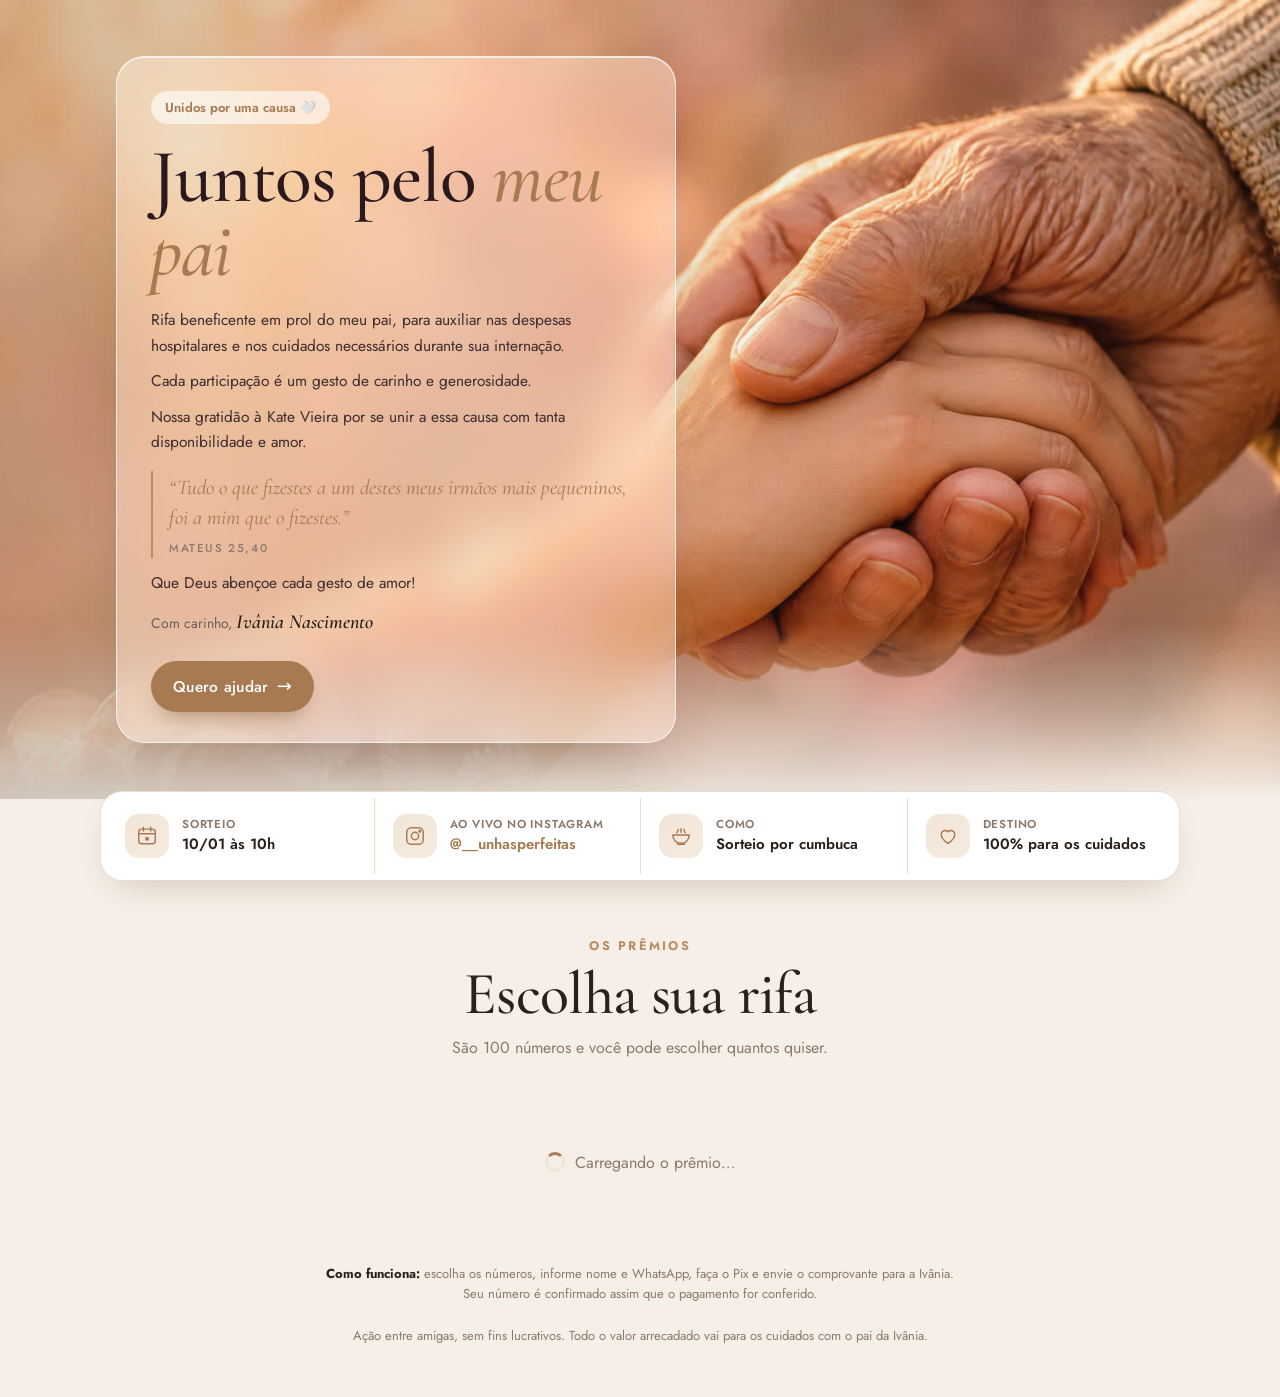
<file: rifa/index.html>
<!DOCTYPE html>
<html lang="pt-BR">
<head>
<meta charset="utf-8">
<meta name="viewport" content="width=device-width, initial-scale=1">
<title>Rifa Solidária | Juntos pelo pai da Ivânia</title>
<meta name="description" content="Rifa beneficente em prol do pai da Ivânia, para auxiliar nas despesas hospitalares e nos cuidados durante a internação. Escolha seu prêmio e seus números. Sorteio 10/01 às 10h, ao vivo no Instagram.">
<meta property="og:type" content="website">
<meta property="og:locale" content="pt_BR">
<meta property="og:url" content="https://minedigital.com.br/rifa/">
<meta property="og:title" content="Rifa Solidária | Juntos pelo pai da Ivânia">
<meta property="og:description" content="Escolha seu prêmio e seus números. Sorteio 10/01 às 10h, ao vivo no Instagram.">
<meta property="og:image" content="https://minedigital.com.br/rifa/img/og.jpg">
<meta property="og:image:width" content="1200">
<meta property="og:image:height" content="630">
<meta name="twitter:card" content="summary_large_image">

<link rel="preconnect" href="https://fonts.googleapis.com">
<link rel="preconnect" href="https://fonts.gstatic.com" crossorigin>
<link href="https://fonts.googleapis.com/css2?family=Cormorant+Garamond:ital,wght@0,400;0,500;0,600;0,700;1,400;1,500;1,600&family=Jost:wght@300;400;500;600&display=swap" rel="stylesheet">
<style>
:root{
  --bg:#F6EFE7; --card:#FFFCF8; --ink:#2B211B; --muted:#8B7A6C; --line:#EADCCD;
  --rose:#C49A72; --rose-d:#A87A52; --rose-l:#F2E5D7; --gold:#B88E66; --gold-l:#F5EBDF;
  --ok:#5E8A5A; --ok-l:#E3EEDD; --warn:#C7811E; --warn-l:#FBEBD2; --sold:#DDD3C9;
  --r:22px; --shadow:0 14px 34px -16px rgba(110,78,50,.32);
  --serif:'Cormorant Garamond',Georgia,serif;
}
*{box-sizing:border-box}
html,body{margin:0;background:var(--bg);color:var(--ink);font-family:Jost,system-ui,sans-serif;-webkit-font-smoothing:antialiased}
body{min-height:100vh}
a{color:inherit}
button{font:inherit;cursor:pointer;border:0;background:none;color:inherit}
input{font:inherit}
.wrap{max-width:1080px;margin:0 auto;padding:0 16px}
.serif{font-family:var(--serif)}
.hidden{display:none!important}

/* preview banner */
.preview-bar{background:#2A1E22;color:#fff;font-size:12px;text-align:center;padding:6px 10px;letter-spacing:.02em}
.preview-bar a{color:#FFD7DE;font-weight:600}

/* HERO */
.hero{padding:40px 0 18px;text-align:center}
.pill{display:inline-flex;align-items:center;gap:8px;background:var(--rose-l);color:var(--rose-d);font-weight:600;font-size:13px;padding:7px 14px;border-radius:99px}
.pill .dot{width:7px;height:7px;border-radius:50%;background:var(--rose)}
.hero h1{font-family:var(--serif);font-weight:600;font-size:clamp(34px,7vw,58px);line-height:1.04;margin:18px auto 14px;max-width:760px;letter-spacing:-.01em}
.hero h1 em{font-style:italic;color:var(--rose-d)}
.hero p.lead{max-width:640px;margin:0 auto;color:var(--muted);font-size:17px;line-height:1.6}
/* HERO 2 */
.hero2{position:relative;overflow:hidden;min-height:680px;display:flex;align-items:center;padding:56px 0}
.hero2-bg{position:absolute;inset:0;background:url(/rifa/img/hero.jpg) 70% center/cover no-repeat}
.hero2-bg::after{content:"";position:absolute;inset:0;background:linear-gradient(90deg,rgba(70,48,30,.22) 0%,rgba(70,48,30,.06) 55%,rgba(0,0,0,0) 100%),linear-gradient(0deg,rgba(246,239,231,1) 0%,rgba(246,239,231,0) 22%)}
.hero2-in{position:relative;width:100%}
.glass{max-width:560px;padding:34px 34px 30px;border-radius:28px;background:rgba(255,251,246,.4);border:1px solid rgba(255,255,255,.65);
  -webkit-backdrop-filter:blur(22px) saturate(140%);backdrop-filter:blur(22px) saturate(140%);
  box-shadow:0 30px 60px -25px rgba(80,55,35,.45),inset 0 1px 0 rgba(255,255,255,.7)}
.glass-pill{background:rgba(255,255,255,.6);color:var(--rose-d)}
.glass h1{font-family:var(--serif);font-weight:500;font-size:clamp(46px,7.4vw,76px);line-height:.98;margin:16px 0 18px;letter-spacing:-.015em;color:#2A1A1E}
.glass h1 em{font-style:italic;color:var(--rose-d);font-weight:500}
.letter{font-size:15.5px;line-height:1.65;color:#3D2C31}
.letter p{margin:0 0 10px}
.letter blockquote{margin:16px 0 12px;padding:2px 0 2px 16px;border-left:2px solid var(--gold);font-family:var(--serif);font-style:italic;font-size:21px;line-height:1.45;color:var(--rose-d)}
.letter cite{display:block;font-family:Jost,sans-serif;font-style:normal;font-size:11.5px;font-weight:500;letter-spacing:.14em;text-transform:uppercase;margin-top:6px;color:#8B7A6C}
.letter .sign{font-size:14px;color:#6E5A5F}
.letter .sign b{color:var(--ink);font-family:var(--serif);font-style:italic;font-size:20px;font-weight:600}
.hero-cta{margin-top:22px;padding:15px 30px;border-radius:99px;box-shadow:0 12px 24px -10px rgba(140,98,62,.7)}
.hero-cta::after{content:"→";font-size:18px;line-height:1}
@media (max-width:720px){
  .hero2{min-height:0;padding:0 0 10px;display:block}
  .hero2-bg{position:relative;height:300px;background-position:72% center}
  .hero2-bg::after{background:linear-gradient(0deg,rgba(246,239,231,1) 0%,rgba(246,239,231,0) 45%)}
  .hero2-in{margin-top:-130px}
  .glass{padding:26px 20px 22px;border-radius:24px;background:rgba(255,251,246,.62)}
}
/* INFOBAR */
.infobar{position:relative;z-index:2;margin-top:-8px}
.infobar-in{display:grid;grid-template-columns:repeat(4,1fr);background:#fff;border:1px solid var(--line);border-radius:22px;box-shadow:var(--shadow);padding:6px}
.inf{display:flex;align-items:center;gap:13px;padding:16px 18px;border-left:1px solid var(--line)}
.inf:first-child{border-left:0}
.inf i{flex:0 0 44px;height:44px;border-radius:14px;background:linear-gradient(140deg,var(--rose-l),var(--gold-l));color:var(--rose-d);display:flex;align-items:center;justify-content:center}
.inf i svg{width:22px;height:22px}
.inf small{display:block;font-size:11.5px;color:var(--muted);text-transform:uppercase;letter-spacing:.07em;font-weight:600}
.inf b{font-size:15px;font-weight:600}
.inf b a{color:var(--rose-d);text-decoration:none}
@media (max-width:860px){.infobar-in{grid-template-columns:1fr 1fr}.inf:nth-child(3){border-left:0}.inf:nth-child(n+3){border-top:1px solid var(--line)}}
@media (max-width:420px){.inf{padding:13px 10px;gap:10px}.inf i{flex-basis:38px;height:38px}.inf b{font-size:13.5px}}
.eyebrow{text-align:center;margin-top:56px;font-size:12.5px;font-weight:700;letter-spacing:.18em;text-transform:uppercase;color:var(--gold)}
/* SOON */
.live-badge,.soon-badge{position:absolute;top:14px;right:14px;border-radius:99px;padding:7px 12px;font-size:12.5px;font-weight:700;display:inline-flex;align-items:center;gap:7px}
.live-badge{background:var(--rose-d);color:#fff}
.live-badge span{width:7px;height:7px;border-radius:50%;background:#fff;animation:pulse 1.6s infinite}
@keyframes pulse{0%{box-shadow:0 0 0 0 rgba(255,255,255,.8)}100%{box-shadow:0 0 0 8px rgba(255,255,255,0)}}
.soon-badge{background:rgba(42,30,34,.82);color:#fff;letter-spacing:.04em}
.card.soon .ph img{filter:grayscale(.55) brightness(.92)}
.soon-txt{font-size:13.5px;color:var(--muted);background:var(--bg);border-radius:12px;padding:11px 13px;line-height:1.45}
.btn-soon{background:#EFE6E3;color:#9C8E8B;cursor:not-allowed}
.facts{display:flex;flex-wrap:wrap;justify-content:center;gap:10px;margin:26px 0 6px}
.fact{background:var(--card);border:1px solid var(--line);border-radius:14px;padding:12px 16px;text-align:left;min-width:180px}
.fact small{display:block;color:var(--muted);font-size:12px;text-transform:uppercase;letter-spacing:.06em;font-weight:600}
.fact b{font-size:15px}

/* CARDS */
.section-title{font-family:var(--serif);font-size:clamp(42px,6.5vw,60px);font-weight:500;margin:8px 0 10px;text-align:center;letter-spacing:-.01em;line-height:1.05}
.section-sub{color:var(--muted);text-align:center;margin:0 auto 30px;max-width:520px;line-height:1.55}
.grid-cards{display:grid;grid-template-columns:repeat(auto-fit,minmax(290px,1fr));gap:20px;padding-bottom:20px}
.grid-cards.single{grid-template-columns:minmax(0,420px);justify-content:center}
.card{background:var(--card);border-radius:var(--r);overflow:hidden;box-shadow:var(--shadow);display:flex;flex-direction:column;border:1px solid var(--line)}
.card .ph{position:relative;margin:16px 16px 0;aspect-ratio:1/1.02;overflow:hidden;border-radius:999px 999px 18px 18px;background:var(--rose-l)}
.card .ph img{width:100%;height:100%;object-fit:cover;display:block}
.card .ph .price{top:auto;bottom:14px;left:14px}
.card .ph .live-badge,.card .ph .soon-badge{top:auto;bottom:14px;right:14px}
.price{position:absolute;top:14px;left:14px;background:rgba(255,255,255,.94);border-radius:99px;padding:7px 13px;font-weight:700;font-size:14px;color:var(--rose-d)}
.price span{font-weight:500;color:var(--muted);font-size:12px}
.card .bd{padding:20px 20px 22px;display:flex;flex-direction:column;gap:12px;flex:1}
.tag{font-size:12px;font-weight:700;text-transform:uppercase;letter-spacing:.08em;color:var(--gold)}
.card h3{font-family:var(--serif);font-size:30px;line-height:1.08;margin:0;font-weight:500}
.itens{list-style:none;margin:0;padding:0;display:flex;flex-direction:column;gap:7px}
.itens li{display:flex;gap:9px;align-items:flex-start;font-size:15px;line-height:1.4}
.itens li::before{content:"";flex:0 0 18px;height:18px;margin-top:1px;border-radius:50%;background:var(--rose-l) url("data:image/svg+xml,%3Csvg xmlns='http://www.w3.org/2000/svg' viewBox='0 0 24 24' fill='none' stroke='%239E4A5A' stroke-width='3' stroke-linecap='round' stroke-linejoin='round'%3E%3Cpath d='M20 6 9 17l-5-5'/%3E%3C/svg%3E") center/11px no-repeat}
.obs{margin:0;font-size:13px;line-height:1.45;font-style:italic;color:var(--muted)}
.pros{display:flex;flex-direction:column;gap:8px;border-top:1px dashed var(--line);padding-top:12px}
.pro{font-size:13.5px;line-height:1.4;color:var(--muted)}
.pro b{color:var(--ink);font-weight:600}
.pro a{color:var(--rose-d);font-weight:600;text-decoration:none;white-space:nowrap}
.bar{height:8px;border-radius:99px;background:var(--rose-l);overflow:hidden}
.bar i{display:block;height:100%;background:linear-gradient(90deg,var(--rose),var(--rose-d));border-radius:99px;transition:width .6s}
.bar-lbl{display:flex;justify-content:space-between;font-size:13px;color:var(--muted);margin-bottom:6px}
.bar-lbl b{color:var(--ink)}
.btn{display:inline-flex;align-items:center;justify-content:center;gap:8px;text-decoration:none;text-align:center;padding:14px 22px;border-radius:99px;font-weight:500;font-size:15.5px;letter-spacing:.02em;transition:transform .1s,background .2s}
.btn:active{transform:scale(.98)}
.btn-pri{background:var(--rose-d);color:#fff}
.btn-pri:hover{background:#946843}
.btn-pri:disabled{background:#C9B5B9;cursor:not-allowed}
.btn-ghost{background:var(--rose-l);color:var(--rose-d)}
.btn-ok{background:#25D366;color:#073B1E}
.btn-block{width:100%}
.mt-auto{margin-top:auto}

.footer{text-align:center;color:var(--muted);font-size:13px;line-height:1.6;padding:30px 16px 50px}
.footer b{color:var(--ink)}

/* RIFA VIEW */
.topbar{position:sticky;top:0;z-index:20;background:rgba(246,239,231,.92);backdrop-filter:blur(8px);border-bottom:1px solid var(--line)}
.topbar .wrap{display:flex;align-items:center;gap:12px;height:58px}
.back{display:inline-flex;align-items:center;gap:6px;font-weight:600;color:var(--rose-d);padding:8px 4px}
.rifa-head{display:grid;grid-template-columns:150px 1fr;gap:18px;align-items:center;padding:22px 0 8px}
.rifa-head img{width:150px;aspect-ratio:1;object-fit:cover;border-radius:16px}
.rifa-head h2{font-family:var(--serif);font-size:28px;margin:4px 0 8px;line-height:1.1}
.rifa-head .itens li{font-size:14px}
@media (max-width:560px){.rifa-head{grid-template-columns:92px 1fr;gap:14px}.rifa-head img{width:92px}.rifa-head h2{font-size:21px}.rifa-head .itens{display:none}}
.legend{display:flex;flex-wrap:wrap;gap:14px;font-size:13px;color:var(--muted);margin:14px 0}
.legend span{display:inline-flex;align-items:center;gap:6px}
.legend i{width:16px;height:16px;border-radius:5px;display:inline-block;border:1px solid var(--line);background:#fff}
.legend i.sel{background:var(--rose-d);border-color:var(--rose-d)}
.legend i.sold{background:var(--sold);border-color:var(--sold)}
.nums{display:grid;grid-template-columns:repeat(10,minmax(0,1fr));gap:7px;padding-bottom:120px}
@media (max-width:420px){.nums{gap:5px}}
.n{aspect-ratio:1;min-width:0;padding:0;border-radius:10px;background:#fff;border:1px solid var(--line);font-weight:600;font-size:clamp(12px,3.3vw,16px);display:flex;align-items:center;justify-content:center;transition:background .15s,transform .1s;font-variant-numeric:tabular-nums}
.n:hover{border-color:var(--rose)}
.n.sel{background:var(--rose-d);border-color:var(--rose-d);color:#fff;transform:scale(1.04)}
.n.sold{background:var(--sold);border-color:var(--sold);color:#9C8E8B;cursor:not-allowed;text-decoration:line-through}
.n.resv{background:var(--warn-l);border:1.5px dashed #E2B467;color:#A9844A;cursor:not-allowed}
.legend i.resv{background:var(--warn-l);border:1.5px dashed #E2B467}
.cart{position:fixed;left:0;right:0;bottom:0;z-index:30;background:#fff;border-top:1px solid var(--line);box-shadow:0 -10px 30px -15px rgba(110,78,50,.3);transform:translateY(110%);transition:transform .25s}
.cart.show{transform:none}
.cart .wrap{display:flex;align-items:center;gap:14px;padding-top:12px;padding-bottom:calc(12px + env(safe-area-inset-bottom))}
.cart .info{flex:1;min-width:0}
.cart .info small{color:var(--muted);display:block;font-size:12.5px;white-space:nowrap;overflow:hidden;text-overflow:ellipsis}
.cart .info b{font-size:19px}

/* MODAL */
.ov{position:fixed;inset:0;z-index:50;background:rgba(42,30,34,.55);display:flex;align-items:flex-end;justify-content:center}
@media (min-width:640px){.ov{align-items:center}}
.modal{background:#fff;width:100%;max-width:480px;border-radius:22px 22px 0 0;padding:24px 20px calc(24px + env(safe-area-inset-bottom));max-height:94vh;overflow:auto}
@media (min-width:640px){.modal{border-radius:22px}}
.modal h3{font-family:var(--serif);font-size:25px;margin:0 0 6px}
.modal p.sub{color:var(--muted);margin:0 0 18px;font-size:14.5px;line-height:1.5}
.field{display:flex;flex-direction:column;gap:6px;margin-bottom:14px}
.field label{font-size:13.5px;font-weight:600}
.field input{border:1.5px solid var(--line);border-radius:12px;padding:13px 14px;font-size:16px;outline:none;background:#fff}
.field input:focus{border-color:var(--rose)}
.check{display:flex;gap:10px;align-items:flex-start;font-size:13px;color:var(--muted);line-height:1.45;margin:4px 0 18px}
.check input{margin-top:2px;accent-color:var(--rose-d);width:17px;height:17px;flex:0 0 17px}
.chips{display:flex;flex-wrap:wrap;gap:6px;margin:0 0 16px}
.chip{background:var(--rose-l);color:var(--rose-d);font-weight:700;border-radius:8px;padding:5px 9px;font-size:13.5px;font-variant-numeric:tabular-nums}
.err{background:#FDE4E4;color:#9B1C1C;border-radius:10px;padding:10px 12px;font-size:13.5px;margin-bottom:12px}
.row-btns{display:flex;gap:10px}
.row-btns .btn{flex:1}

/* SUCCESS */
.ok-ic{width:58px;height:58px;border-radius:50%;background:var(--ok-l);display:flex;align-items:center;justify-content:center;margin-bottom:12px}
.step{display:flex;gap:12px;margin:16px 0}
.step .k{flex:0 0 28px;height:28px;border-radius:50%;background:var(--rose-d);color:#fff;font-weight:700;display:flex;align-items:center;justify-content:center;font-size:14px}
.step .c{flex:1;min-width:0}
.step .c b{display:block;margin-bottom:6px}
.pix{background:var(--bg);border:1.5px dashed var(--rose);border-radius:14px;padding:12px 14px}
.pix .key{font-size:19px;font-weight:700;letter-spacing:.02em}
.pix small{color:var(--muted);display:block;font-size:12.5px;margin-top:2px}
.total-big{font-family:var(--serif);font-size:32px;font-weight:700;color:var(--rose-d)}
.note{background:var(--gold-l);color:#6E4F1E;border-radius:12px;padding:11px 13px;font-size:13px;line-height:1.5}
.toast{position:fixed;left:50%;bottom:24px;transform:translateX(-50%);background:var(--ink);color:#fff;padding:10px 16px;border-radius:12px;font-size:14px;z-index:90;opacity:0;transition:opacity .2s;pointer-events:none}
.toast.show{opacity:1}

.loading{display:flex;align-items:center;justify-content:center;gap:10px;color:var(--muted);padding:60px 0}
.spin{width:20px;height:20px;border:3px solid var(--rose-l);border-top-color:var(--rose-d);border-radius:50%;animation:sp .8s linear infinite}
@keyframes sp{to{transform:rotate(360deg)}}

/* ADMIN */
.adm-login{max-width:380px;margin:70px auto;background:#fff;border-radius:20px;padding:28px 24px;box-shadow:var(--shadow)}
.adm-login h2{font-family:var(--serif);margin:0 0 4px}
.tabs{display:flex;gap:8px;overflow-x:auto;padding:16px 0 4px}
.tab{white-space:nowrap;padding:10px 16px;border-radius:99px;background:#fff;border:1px solid var(--line);font-weight:600;font-size:14px}
.tab.on{background:var(--rose-d);color:#fff;border-color:var(--rose-d)}
.kpis{display:grid;grid-template-columns:repeat(auto-fit,minmax(150px,1fr));gap:10px;margin:14px 0}
.kpi{background:#fff;border:1px solid var(--line);border-radius:14px;padding:14px}
.kpi small{color:var(--muted);font-size:12px;font-weight:600;text-transform:uppercase;letter-spacing:.05em}
.kpi b{display:block;font-size:24px;margin-top:4px;font-variant-numeric:tabular-nums}
.adm-cols{display:grid;grid-template-columns:1fr 1fr;gap:20px;align-items:start;padding-bottom:60px}
@media (max-width:860px){.adm-cols{grid-template-columns:1fr}}
.panel{background:#fff;border:1px solid var(--line);border-radius:18px;padding:16px}
.panel h4{margin:0 0 12px;font-size:15px}
.anums{display:grid;grid-template-columns:repeat(10,minmax(0,1fr));gap:5px}
.an{aspect-ratio:1;min-width:0;padding:0;border-radius:8px;border:1px solid var(--line);background:#fff;font-size:12px;font-weight:600;display:flex;align-items:center;justify-content:center;position:relative;font-variant-numeric:tabular-nums}
.an.pend{background:var(--warn-l);border-color:#EFC98A;color:#7A4A06}
.an.pend.multi::after{content:"";position:absolute;top:3px;right:3px;width:6px;height:6px;border-radius:50%;background:#D14343}
.an.lock{background:var(--ok);border-color:var(--ok);color:#fff}
.an.cur{outline:3px solid var(--rose-d);outline-offset:1px}
.legend.adm i.pend{background:var(--warn-l);border-color:#EFC98A}
.legend.adm i.lock{background:var(--ok);border-color:var(--ok)}
.ped{display:flex;align-items:center;gap:10px;padding:11px 0;border-top:1px solid var(--line)}
.ped:first-of-type{border-top:0}
.ped .num{flex:0 0 46px;height:46px;border-radius:12px;background:var(--warn-l);color:#7A4A06;font-weight:700;display:flex;align-items:center;justify-content:center;font-variant-numeric:tabular-nums}
.ped .num.lock{background:var(--ok);color:#fff}
.ped .who{flex:1;min-width:0}
.ped .who b{display:block;font-size:14.5px;white-space:nowrap;overflow:hidden;text-overflow:ellipsis}
.ped .who small{color:var(--muted);font-size:12.5px}
.ped .who a{color:var(--ok);font-weight:600;text-decoration:none}
.sbtn{padding:9px 12px;border-radius:10px;font-weight:600;font-size:13px;white-space:nowrap}
.sbtn.ok{background:var(--ok);color:#fff}
.sbtn.undo{background:#F1E9E7;color:var(--ink)}
.sbtn.no{background:#FBE3E3;color:#A12C2C}
.pbtns{display:flex;flex-direction:column;gap:6px}
@media (max-width:600px){
  .tabs{flex-wrap:wrap;overflow:visible;gap:6px;padding-top:12px}
  .tab{padding:8px 12px;font-size:13px}
  .kpis{grid-template-columns:1fr 1fr;gap:8px;margin:10px 0}
  .kpi{padding:10px 12px;border-radius:12px}
  .kpi small{font-size:10.5px;letter-spacing:.03em}
  .kpi b{font-size:18px;margin-top:2px}
  .panel{padding:14px 12px}
  .legend.adm{gap:8px 12px;font-size:12px}
  .ped{flex-wrap:wrap;gap:8px 10px}
  .ped .who{flex:1 1 calc(100% - 60px)}
  .ped .pbtns{flex:1 1 100%;flex-direction:row}
  .ped .pbtns .sbtn{flex:1;padding:10px 8px}
  .topbar .wrap{height:54px}
}
.status{display:inline-block;font-size:11.5px;font-weight:700;padding:3px 8px;border-radius:99px;text-transform:uppercase;letter-spacing:.04em}
.status.ativo{background:var(--warn-l);color:#7A4A06}
.status.desat{background:var(--ok-l);color:var(--ok)}
.empty{color:var(--muted);font-size:14px;padding:12px 0}
.adm-actions{display:flex;gap:8px;flex-wrap:wrap}
.search{border:1.5px solid var(--line);border-radius:10px;padding:9px 12px;width:100%;margin-bottom:8px;font-size:14px}

/* PRINT */
#print{display:none}
@media print{
  body *{visibility:hidden}
  #print,#print *{visibility:visible}
  #print{display:block;position:absolute;left:0;top:0;width:100%}
  .no-print{display:none!important}
}
#print h2{font-family:var(--serif);margin:0 0 10px;font-size:18px}
.slips{display:grid;grid-template-columns:repeat(4,1fr)}
.slip{border:1px dashed #999;padding:10px 8px;text-align:center;height:2.6cm;display:flex;flex-direction:column;justify-content:center;page-break-inside:avoid}
.slip b{font-size:26px;font-family:var(--serif)}
.slip span{font-size:11px;line-height:1.25}
</style>
</head>
<body>
<div id="previewBar" class="preview-bar hidden">PREVIEW com dados de teste. <a href="#" id="toggleMode"></a></div>
<div id="app"><div class="loading"><div class="spin"></div>Carregando…</div></div>
<div id="print"></div>
<div id="toast" class="toast"></div>

<script>
/* ======================= CONFIGURAÇÃO ======================= */
var CFG = {
  pixChave: '44998830676',
  pixMostrar: '(44) 99883-0676',
  pixNome: 'IVANIA DO NASCIMENTO SANTANA',
  whatsComprovante: '5544998709467',
  sorteioTexto: '10/01 às 10h',
  instagramLive: '__unhasperfeitas',
  fimVendas: '2027-01-10T10:00:00-03:00'
};
var RIFAS = [
  { id:'kate', valor:40, img:'/rifa/img/kate.jpg', tag:'Estética facial',
    titulo:'Sessão de Botox e Preenchimento',
    itens:['1 sessão de Botox e Preenchimento'],
    obs:'O agendamento será feito conforme a disponibilidade da profissional.',
    pros:[{nome:'Kate Vieira', desc:'Especialista em harmonização facial, com mais de 17 anos de carreira.', ig:'clinica_kate_vieira'}] },
  { id:'flavia', valor:20, img:'/rifa/img/flavia.jpg', tag:'Autocuidado completo',
    titulo:'Papada, Pé e Mão + Tábua de Frios',
    itens:['2 sessões de Redução de Papada com a Flávia','1 Pé e Mão com a Ivânia','1 Tábua de Frios para curtir seu momento'],
    pros:[{nome:'Flávia Diniz', desc:'Esteticista e modelo, com grande experiência em fitness e saúde.', ig:'flavia_diniiz'},
          {nome:'Ivânia Nascimento', desc:'Manicure com mais de 15 anos de experiência.', ig:'__unhasperfeitas'}] },
  { id:'matilde', valor:20, img:'/rifa/img/matilde.jpg', tag:'Cabelo',
    titulo:'Tratamento Capilar + Creme O Boticário',
    itens:['1 Tratamento Selante ou Progressiva','1 Creme O Boticário'],
    pros:[{nome:'Matilde Rabelo', desc:'Cabeleireira especialista em beleza feminina, com mais de 20 anos de experiência.', ig:'centromatilderabelo'}] }
];
var QTD = 100;

/* ======================= BACKEND ======================= */
var API_URL = 'https://script.google.com/macros/s/AKfycbzTBtrouVApdEgbfNtoxaYslwqDTMSZmalspPcWVACPSaSCydaBIRzmEki0yKBKrVg/exec';
var MODO = 'public';
var IS_GAS = API_URL.indexOf('https://') === 0;
function call(fn){
  var args = Array.prototype.slice.call(arguments,1);
  return new Promise(function(res, rej){
    if (IS_GAS){
      fetch(API_URL, { method:'POST', headers:{'Content-Type':'text/plain;charset=utf-8'}, body: JSON.stringify({fn:fn, args:args}) })
        .then(function(r){ return r.json(); })
        .then(function(j){ if (j.ok) res(j.data); else rej(new Error(j.error || 'Erro')); })
        .catch(function(){ rej(new Error('Falha de conexão. Verifique sua internet e tente de novo.')); });
    } else {
      setTimeout(function(){ try { res(JSON.parse(JSON.stringify(MOCK[fn].apply(null,args)))); } catch(e){ rej(e); } }, 350);
    }
  });
}

/* Mock local (somente preview fora do Google) */
var MOCK = (function(){
  var K = 'rifa_ivania_mock_v3', db = null;
  try { db = JSON.parse(localStorage.getItem(K)); } catch(e){}
  function save(){ try { localStorage.setItem(K, JSON.stringify(db)); } catch(e){} }
  function id(){ return 'P' + Date.now().toString(36) + Math.random().toString(36).slice(2,6); }
  function agora(){ var d=new Date(); return ('0'+d.getDate()).slice(-2)+'/'+('0'+(d.getMonth()+1)).slice(-2)+' '+('0'+d.getHours()).slice(-2)+':'+('0'+d.getMinutes()).slice(-2); }
  if (!db){
    db = { travados:{kate:{},flavia:{},matilde:{}}, pedidos:[] };
    var demo = [['kate',7,'Ana Paula Souza','44991112233'],['kate',13,'Juliana Lima','44992223344'],['kate',21,'Carla Mendes','44993334455'],
      ['flavia',1,'Marina Rocha','44994445566'],['flavia',2,'Marina Rocha','44994445566'],['flavia',50,'Patrícia Alves','44995556677'],
      ['matilde',10,'Fernanda Dias','44996667788'],['matilde',33,'Luciana Prado','44997778899']];
    demo.forEach(function(d){ var p={id:id(),data:'25/11 14:10',rifa:d[0],numero:d[1],nome:d[2],whatsapp:d[3],status:'Confirmado'}; db.pedidos.push(p); db.travados[d[0]][d[1]]={nome:d[2],whatsapp:d[3],pedidoId:p.id,em:'25/11 15:02'}; });
    [['kate',5,'Bruna Costa','44981112233'],['kate',18,'Rafaela Nunes','44982223344'],['kate',42,'Bruna Costa','44981112233'],['flavia',8,'Simone Reis','44983334455'],['matilde',77,'Tatiane Melo','44984445566']]
      .forEach(function(d){ db.pedidos.push({id:id(),data:'26/11 09:3'+Math.floor(Math.random()*9),rifa:d[0],numero:d[1],nome:d[2],whatsapp:d[3],status:'Pendente'}); });
    save();
  }
  function auth(s){ if (s !== 'teste') throw new Error('Senha incorreta. (No preview a senha é: teste)'); }
  function dados(){ var r={}; ['kate','flavia','matilde'].forEach(function(k){ r[k]={travados:db.travados[k]}; }); return {rifas:r, pedidos:db.pedidos}; }
  return {
    getPublico: function(){ var r={}; Object.keys(db.travados).forEach(function(k){
        var t=db.travados[k], res={};
        db.pedidos.forEach(function(p){ if(p.rifa===k && p.status==='Pendente' && !t[p.numero]) res[p.numero]=1; });
        r[k]={vendidos:Object.keys(t).map(Number), reservados:Object.keys(res).map(Number)}; });
      return {abertas:new Date()<new Date(CFG.fimVendas), ativas:['kate'], rifas:r}; },
    reservar: function(d){
      if (d.rifa!=='kate') throw new Error('Esta rifa ainda não está à venda. Em breve!');
      var t = db.travados[d.rifa];
      var occ = d.numeros.filter(function(n){ return t[n] || db.pedidos.some(function(p){ return p.rifa===d.rifa && p.numero===n && p.status==='Pendente'; }); });
      if (occ.length) throw new Error('Estes números acabaram de ser reservados por outra pessoa: '+occ.join(', ')+'. Escolha outros.');
      d.numeros.forEach(function(n){ db.pedidos.push({id:id(),data:agora(),rifa:d.rifa,numero:n,nome:d.nome,whatsapp:d.whatsapp.replace(/\D/g,''),status:'Pendente'}); });
      save(); var v = RIFAS.filter(function(x){return x.id===d.rifa;})[0].valor;
      return {ok:true, numeros:d.numeros, total:d.numeros.length*v};
    },
    adminDados: function(s){ auth(s); return dados(); },
    adminTravar: function(s, pid){ auth(s);
      var p = db.pedidos.filter(function(x){return x.id===pid;})[0]; if(!p) throw new Error('Pedido não encontrado.');
      var t = db.travados[p.rifa]; if (t[p.numero]) throw new Error('Este número já está desativado (pago) por '+t[p.numero].nome+'.');
      t[p.numero] = {nome:p.nome, whatsapp:p.whatsapp, pedidoId:p.id, em:agora()};
      db.pedidos.forEach(function(x){ if(x.rifa===p.rifa && x.numero===p.numero && x.status==='Pendente') x.status = (x.id===pid?'Confirmado':'Não confirmado'); });
      save(); return dados(); },
    adminDestravar: function(s, rifa, n){ auth(s);
      var pid = db.travados[rifa][n] && db.travados[rifa][n].pedidoId;
      delete db.travados[rifa][n];
      db.pedidos.forEach(function(x){ if(x.id===pid) x.status='Pendente'; });
      save(); return dados(); },
    adminLiberar: function(s, pid){ auth(s);
      var p = db.pedidos.filter(function(x){return x.id===pid;})[0]; if(!p) throw new Error('Pedido não encontrado.');
      if (p.status!=='Pendente') throw new Error('Este pedido não está mais aguardando comprovante.');
      p.status='Não pago'; save(); return dados(); }
  };
})();

/* ======================= UTIL ======================= */
var $app = document.getElementById('app');
function esc(s){ return String(s==null?'':s).replace(/[&<>"']/g,function(c){return {'&':'&amp;','<':'&lt;','>':'&gt;','"':'&quot;',"'":'&#39;'}[c];}); }
function pad(n){ return n<10 ? '0'+n : String(n); }
function brl(v){ return 'R$ ' + v.toFixed(2).replace('.',','); }
function rifaById(id){ return RIFAS.filter(function(r){return r.id===id;})[0]; }
function toast(t){ var el=document.getElementById('toast'); el.textContent=t; el.classList.add('show'); clearTimeout(toast._t); toast._t=setTimeout(function(){el.classList.remove('show');},2200); }
function copiar(txt){
  function fallback(){ var ta=document.createElement('textarea'); ta.value=txt; ta.setAttribute('readonly',''); ta.style.position='fixed'; ta.style.opacity='0'; document.body.appendChild(ta); ta.select(); ta.setSelectionRange(0,99999); var ok=false; try{ ok=document.execCommand('copy'); }catch(e){} document.body.removeChild(ta); toast(ok?'Chave Pix copiada!':'Copie a chave manualmente: '+txt); }
  if (navigator.clipboard && window.isSecureContext){ navigator.clipboard.writeText(txt).then(function(){toast('Chave Pix copiada!');}, fallback); } else fallback();
}
function fmtWhats(w){ w=String(w).replace(/\D/g,''); if(w.length===11) return '('+w.slice(0,2)+') '+w.slice(2,7)+'-'+w.slice(7); if(w.length===10) return '('+w.slice(0,2)+') '+w.slice(2,6)+'-'+w.slice(6); return w; }
function maskWhats(el){ var v=el.value.replace(/\D/g,'').slice(0,11); var o=v; if(v.length>2) o='('+v.slice(0,2)+') '+v.slice(2); if(v.length>7) o='('+v.slice(0,2)+') '+v.slice(2,7)+'-'+v.slice(7); el.value=o; }
function waLink(num, msg){ return 'https://wa.me/'+num+'?text='+encodeURIComponent(msg); }
function igLink(u){ return '<a href="https://www.instagram.com/'+esc(u)+'/" target="_blank" rel="noopener">@'+esc(u)+'</a>'; }
function itensHtml(r){ return '<ul class="itens">'+r.itens.map(function(i){return '<li>'+esc(i)+'</li>';}).join('')+'</ul>'+(r.obs?'<p class="obs">'+esc(r.obs)+'</p>':''); }
function loading(){ $app.innerHTML='<div class="loading"><div class="spin"></div>Carregando…</div>'; }

/* ======================= PÚBLICO ======================= */
var PUB = { estado:null, rifa:null, sel:[] };

function carregarPublico(){
  return call('getPublico').then(function(e){ PUB.estado=e; return e; });
}

function telaInicio(manterScroll){
  var y = window.scrollY;
  if (!manterScroll) window.scrollTo(0,0);
  var e = PUB.estado;
  /* No site público aparecem só as rifas à venda; as outras ficam ocultas até serem liberadas. */
  var visiveis = e.carregando ? [] : RIFAS.filter(function(r){ return !e.ativas || e.ativas.indexOf(r.id)>=0; });
  var cards = visiveis.map(function(r){
    var st = e.rifas[r.id]||{}, vend = (st.vendidos||[]).length, resv = (st.reservados||[]).length;
    var pct = Math.round(vend/QTD*100);
    var ativa = e.carregando || !e.ativas || e.ativas.indexOf(r.id)>=0;
    var botao = e.carregando ? '<button class="btn btn-soon btn-block" disabled>Carregando…</button>'
      : !ativa ? '<button class="btn btn-soon btn-block" disabled>Em breve</button>'
      : e.abertas ? '<button class="btn btn-pri btn-block" data-rifa="'+r.id+'">Escolher meus números</button>'
      : '<button class="btn btn-pri btn-block" disabled>Vendas encerradas</button>';
    return '<article class="card'+(ativa?'':' soon')+'">'+
      '<div class="ph"><img src="'+r.img+'" alt="'+esc(r.titulo)+'" loading="lazy"><div class="price">'+brl(r.valor)+' <span>por número</span></div>'+
        (e.carregando?'':ativa?'<div class="live-badge"><span></span>À venda agora</div>':'<div class="soon-badge">Em breve</div>')+'</div>'+
      '<div class="bd">'+
        '<div class="tag">'+esc(r.tag)+'</div>'+
        '<h3>'+esc(r.titulo)+'</h3>'+
        itensHtml(r)+
        '<div class="pros">'+r.pros.map(function(p){return '<div class="pro"><b>'+esc(p.nome)+'</b> '+igLink(p.ig)+'<br>'+esc(p.desc)+'</div>';}).join('')+'</div>'+
        (e.carregando ? '<div class="mt-auto"><div class="bar-lbl"><span>Consultando números…</span></div><div class="bar"><i style="width:0"></i></div></div>' : ativa ? '<div class="mt-auto"><div class="bar-lbl"><span><b>'+vend+'</b> de '+QTD+' vendidos</span><span>'+(QTD-vend-resv)+' disponíveis</span></div><div class="bar"><i style="width:'+pct+'%"></i></div></div>'
               : '<div class="mt-auto soon-txt">Esta rifa abre assim que a anterior for concluída. Fique de olho!</div>')+
        botao+
      '</div></article>';
  }).join('');

  var ic = {
    cal:'<svg viewBox="0 0 24 24" fill="none" stroke="currentColor" stroke-width="1.6" stroke-linecap="round" stroke-linejoin="round"><rect x="3" y="4.5" width="18" height="16" rx="3"/><path d="M3 9.5h18M8 2.5v4M16 2.5v4"/><circle cx="12" cy="15" r="1.4" fill="currentColor"/></svg>',
    ig:'<svg viewBox="0 0 24 24" fill="none" stroke="currentColor" stroke-width="1.6" stroke-linecap="round" stroke-linejoin="round"><rect x="3" y="3" width="18" height="18" rx="5"/><circle cx="12" cy="12" r="4"/><circle cx="17.3" cy="6.7" r="1" fill="currentColor"/></svg>',
    bowl:'<svg viewBox="0 0 24 24" fill="none" stroke="currentColor" stroke-width="1.6" stroke-linecap="round" stroke-linejoin="round"><path d="M3 11h18a9 9 0 0 1-18 0Z"/><path d="M7.5 8.5 9 5M12 8V4M16.5 8.5 15 5"/><path d="M8 21h8"/></svg>',
    heart:'<svg viewBox="0 0 24 24" fill="none" stroke="currentColor" stroke-width="1.6" stroke-linecap="round" stroke-linejoin="round"><path d="M12 20s-7.5-4.4-7.5-10.1A4.4 4.4 0 0 1 12 7.4a4.4 4.4 0 0 1 7.5 2.5C19.5 15.6 12 20 12 20Z"/></svg>'
  };

  $app.innerHTML =
    '<header class="hero2">'+
      '<div class="hero2-bg"></div>'+
      '<div class="wrap hero2-in">'+
      '<div class="glass">'+
      '<span class="pill glass-pill">Unidos por uma causa 🤍</span>'+
      '<h1>Juntos pelo <em>meu pai</em></h1>'+
      '<div class="letter">'+
        '<p>Rifa beneficente em prol do meu pai, para auxiliar nas despesas hospitalares e nos cuidados necessários durante sua internação.</p>'+
        '<p>Cada participação é um gesto de carinho e generosidade.</p>'+
        '<p>Nossa gratidão à Kate Vieira por se unir a essa causa com tanta disponibilidade e amor.</p>'+
        '<blockquote>“Tudo o que fizestes a um destes meus irmãos mais pequeninos, foi a mim que o fizestes.”<cite>Mateus 25,40</cite></blockquote>'+
        '<p>Que Deus abençoe cada gesto de amor!</p>'+
        '<div class="sign">Com carinho, <b>Ivânia Nascimento</b></div>'+
      '</div>'+
      '<a href="#rifas" class="btn btn-pri hero-cta" id="irRifas">Quero ajudar</a>'+
      '</div></div>'+
    '</header>'+
    '<section class="infobar"><div class="wrap infobar-in">'+
      '<div class="inf"><i>'+ic.cal+'</i><div><small>Sorteio</small><b>'+esc(CFG.sorteioTexto)+'</b></div></div>'+
      '<div class="inf"><i>'+ic.ig+'</i><div><small>Ao vivo no Instagram</small><b>'+igLink(CFG.instagramLive)+'</b></div></div>'+
      '<div class="inf"><i>'+ic.bowl+'</i><div><small>Como</small><b>Sorteio por cumbuca</b></div></div>'+
      '<div class="inf"><i>'+ic.heart+'</i><div><small>Destino</small><b>100% para os cuidados</b></div></div>'+
    '</div></section>'+
    '<main class="wrap" id="rifas">'+
      '<div class="eyebrow">Os prêmios</div>'+
      '<h2 class="section-title">Escolha sua rifa</h2>'+
      '<p class="section-sub">São 100 números e você pode escolher quantos quiser.</p>'+
      (e.carregando ? '<div class="loading"><div class="spin"></div>Carregando o prêmio…</div>'
        : '<div class="grid-cards'+(visiveis.length===1?' single':'')+'">'+cards+'</div>')+
    '</main>'+
    '<footer class="footer">'+
      '<b>Como funciona:</b> escolha os números, informe nome e WhatsApp, faça o Pix e envie o comprovante para a Ivânia.<br>'+
      'Seu número é confirmado assim que o pagamento for conferido.<br><br>'+
      'Ação entre amigas, sem fins lucrativos. Todo o valor arrecadado vai para os cuidados com o pai da Ivânia.'+
    '</footer>';

  $app.querySelectorAll('[data-rifa]').forEach(function(b){ b.onclick=function(){ abrirRifa(b.getAttribute('data-rifa')); }; });
  document.getElementById('irRifas').onclick=function(ev){ ev.preventDefault(); document.getElementById('rifas').scrollIntoView({behavior:'smooth'}); };
  if (manterScroll) window.scrollTo(0,y);
}

function abrirRifa(id){
  PUB.rifa = rifaById(id); PUB.sel = [];
  renderRifa();
  carregarPublico().then(function(){ renderGrid(); }).catch(function(){});
}

function renderRifa(){
  window.scrollTo(0,0);
  var r = PUB.rifa;
  $app.innerHTML =
    '<div class="topbar"><div class="wrap"><button class="back" id="voltar">&larr; Voltar às rifas</button></div></div>'+
    '<div class="wrap">'+
      '<div class="rifa-head"><img src="'+r.img+'" alt=""><div><div class="tag">'+brl(r.valor)+' por número</div><h2>'+esc(r.titulo)+'</h2>'+itensHtml(r)+'</div></div>'+
      '<div class="legend"><span><i></i>Disponível</span><span><i class="sel"></i>Seu número</span><span><i class="resv"></i>Reservado</span><span><i class="sold"></i>Vendido</span></div>'+
      '<div class="nums" id="nums"></div>'+
    '</div>'+
    '<div class="cart" id="cart"><div class="wrap"><div class="info"><small id="cartNums"></small><b id="cartTotal"></b></div><button class="btn btn-pri" id="continuar">Continuar</button></div></div>';
  document.getElementById('voltar').onclick = function(){ telaInicio(); };
  document.getElementById('continuar').onclick = abrirForm;
  renderGrid();
}

function renderGrid(){
  var box = document.getElementById('nums'); if(!box) return;
  var st = PUB.estado.rifas[PUB.rifa.id]||{}, vend = {}, resv = {};
  (st.vendidos||[]).forEach(function(n){ vend[n]=1; });
  (st.reservados||[]).forEach(function(n){ resv[n]=1; });
  PUB.sel = PUB.sel.filter(function(n){ return !vend[n] && !resv[n]; });
  var h=''; for (var i=1;i<=QTD;i++){
    var c = vend[i] ? 'n sold' : resv[i] ? 'n resv' : (PUB.sel.indexOf(i)>=0 ? 'n sel' : 'n');
    var off = vend[i] ? ' disabled aria-label="Número '+i+' vendido"' : resv[i] ? ' disabled aria-label="Número '+i+' reservado"' : '';
    h += '<button class="'+c+'" data-n="'+i+'"'+off+'>'+pad(i)+'</button>';
  }
  box.innerHTML = h;
  box.onclick = function(ev){
    var b = ev.target.closest('[data-n]'); if(!b || b.disabled) return;
    var n = Number(b.getAttribute('data-n')); var ix = PUB.sel.indexOf(n);
    if (ix>=0){ PUB.sel.splice(ix,1); b.classList.remove('sel'); } else { PUB.sel.push(n); b.classList.add('sel'); }
    atualizarCart();
  };
  atualizarCart();
}

function atualizarCart(){
  var c = document.getElementById('cart'); if(!c) return;
  var s = PUB.sel.slice().sort(function(a,b){return a-b;});
  c.classList.toggle('show', s.length>0);
  document.getElementById('cartNums').textContent = s.length+(s.length===1?' número: ':' números: ')+s.map(pad).join(', ');
  document.getElementById('cartTotal').textContent = brl(s.length*PUB.rifa.valor);
}

function fecharModal(){ var o=document.getElementById('ov'); if(o) o.remove(); }
function abrirModal(html){ fecharModal(); var o=document.createElement('div'); o.className='ov'; o.id='ov'; o.innerHTML='<div class="modal">'+html+'</div>'; document.body.appendChild(o); return o; }

function abrirForm(){
  var r = PUB.rifa, s = PUB.sel.slice().sort(function(a,b){return a-b;});
  var o = abrirModal(
    '<h3>Quase lá!</h3>'+
    '<p class="sub">'+esc(r.titulo)+'<br>Total: <b>'+brl(s.length*r.valor)+'</b></p>'+
    '<div class="chips">'+s.map(function(n){return '<span class="chip">'+pad(n)+'</span>';}).join('')+'</div>'+
    '<div id="ferr"></div>'+
    '<div class="field"><label for="fnome">Nome completo</label><input id="fnome" autocomplete="name" maxlength="80" placeholder="Seu nome"></div>'+
    '<div class="field"><label for="fwhats">WhatsApp</label><input id="fwhats" type="tel" inputmode="numeric" autocomplete="tel" placeholder="(44) 99999-9999"></div>'+
    '<label class="check"><input type="checkbox" id="fok"><span>Autorizo o uso do meu nome e WhatsApp apenas para a organização e o sorteio desta rifa.</span></label>'+
    '<div class="row-btns"><button class="btn btn-ghost" id="fcancel">Voltar</button><button class="btn btn-pri" id="fenviar">Reservar números</button></div>'
  );
  var w = o.querySelector('#fwhats'); w.oninput = function(){ maskWhats(w); };
  o.querySelector('#fcancel').onclick = fecharModal;
  o.onclick = function(ev){ if(ev.target===o) fecharModal(); };
  o.querySelector('#fenviar').onclick = function(){
    var nome = o.querySelector('#fnome').value.trim().replace(/\s+/g,' ');
    var whats = w.value.replace(/\D/g,'');
    var err = '';
    if (nome.length<3 || nome.indexOf(' ')<0) err='Informe seu nome completo.';
    else if (whats.length<10 || whats.length>11) err='Informe um WhatsApp válido com DDD.';
    else if (!o.querySelector('#fok').checked) err='Marque a autorização para continuar.';
    var fe = o.querySelector('#ferr');
    if (err){ fe.innerHTML='<div class="err">'+esc(err)+'</div>'; return; }
    var btn = o.querySelector('#fenviar'); btn.disabled=true; btn.textContent='Enviando…';
    call('reservar', {rifa:r.id, numeros:s, nome:nome, whatsapp:whats}).then(function(res){
      telaSucesso(res, nome);
    }).catch(function(e){
      fe.innerHTML='<div class="err">'+esc(e.message)+'</div>'; btn.disabled=false; btn.textContent='Reservar números';
      carregarPublico().then(renderGrid).catch(function(){});
    });
  };
  setTimeout(function(){ o.querySelector('#fnome').focus(); }, 50);
}

function telaSucesso(res, nome){
  var r = PUB.rifa;
  var nums = res.numeros.map(pad).join(', ');
  var msg = 'Olá, Ivânia! Segue o comprovante do Pix da rifa solidária.\n\n'+
            'Rifa: '+r.titulo+'\nNúmeros: '+nums+'\nNome: '+nome+'\nValor: '+brl(res.total);
  var o = abrirModal(
    '<div class="ok-ic"><svg width="30" height="30" viewBox="0 0 24 24" fill="none" stroke="#2F8A5B" stroke-width="3" stroke-linecap="round" stroke-linejoin="round"><path d="M20 6 9 17l-5-5"/></svg></div>'+
    '<h3>Números reservados!</h3>'+
    '<p class="sub">'+esc(r.titulo)+'</p>'+
    '<div class="chips">'+res.numeros.map(function(n){return '<span class="chip">'+pad(n)+'</span>';}).join('')+'</div>'+
    '<div class="step"><div class="k">1</div><div class="c"><b>Faça o Pix de</b><div class="total-big">'+brl(res.total)+'</div>'+
      '<div class="pix" style="margin-top:10px"><small>Chave Pix · no app do banco, escolha o tipo <b>Celular</b></small><div class="key">'+esc(CFG.pixMostrar)+'</div><small>'+esc(CFG.pixNome)+'</small>'+
      '<button class="btn btn-pri btn-block" id="copiar" style="margin-top:10px">Copiar chave Pix</button></div></div></div>'+
    '<div class="step"><div class="k">2</div><div class="c"><b>Envie o comprovante para a Ivânia</b>'+
      '<a class="btn btn-ok btn-block" target="_blank" rel="noopener" href="'+waLink(CFG.whatsComprovante, msg)+'">'+
      '<svg width="20" height="20" viewBox="0 0 24 24" fill="currentColor"><path d="M17.5 14.4c-.3-.1-1.7-.8-2-.9-.3-.1-.5-.1-.7.1-.2.3-.8.9-.9 1.1-.2.2-.3.2-.6.1-.3-.1-1.2-.5-2.3-1.4-.9-.8-1.4-1.7-1.6-2-.2-.3 0-.5.1-.6l.4-.5c.1-.2.2-.3.3-.5.1-.2 0-.4 0-.5l-.9-2.2c-.2-.6-.5-.5-.7-.5h-.6c-.2 0-.5.1-.8.4-.3.3-1 1-1 2.4s1 2.8 1.2 3c.1.2 2 3.1 4.9 4.3.7.3 1.2.5 1.7.6.7.2 1.3.2 1.8.1.6-.1 1.7-.7 1.9-1.4.2-.7.2-1.3.2-1.4-.1-.1-.3-.2-.6-.3zM12 2a10 10 0 0 0-8.6 15.1L2 22l5-1.3A10 10 0 1 0 12 2z"/></svg>'+
      'Enviar comprovante no WhatsApp</a></div></div>'+
    '<div class="note">Seus números já estão reservados no seu nome e ficam garantidos assim que a Ivânia conferir o pagamento. O sorteio será dia '+esc(CFG.sorteioTexto)+', ao vivo no Instagram @'+esc(CFG.instagramLive)+'.</div>'+
    '<button class="btn btn-ghost btn-block" id="fim" style="margin-top:14px">Voltar às rifas</button>'
  );
  o.querySelector('#copiar').onclick = function(){ copiar(CFG.pixChave); };
  o.querySelector('#fim').onclick = function(){ fecharModal(); loading(); carregarPublico().then(telaInicio); };
}

/* ======================= ADMIN ======================= */
var ADM = { senha:null, dados:null, rifa:'kate', num:null, filtro:'' };
function lerSenha(){ try { return sessionStorage.getItem('rifa_adm'); } catch(e){ return null; } }
function gravarSenha(s){ try { if(s) sessionStorage.setItem('rifa_adm', s); else sessionStorage.removeItem('rifa_adm'); } catch(e){} }

function adminInicio(){
  var s = lerSenha();
  if (s){ ADM.senha=s; loading(); call('adminDados', s).then(function(d){ ADM.dados=d; renderAdmin(); }).catch(function(){ gravarSenha(null); adminLogin(); }); }
  else adminLogin();
}

function adminLogin(msg){
  $app.innerHTML = '<div class="wrap"><div class="adm-login"><h2>Painel da rifa</h2><p class="sub" style="color:var(--muted);margin:0 0 18px">Acesso restrito à organização.</p>'+
    (msg?'<div class="err">'+esc(msg)+'</div>':'')+
    '<div class="field"><label for="asenha">Senha</label><input id="asenha" type="password" autocomplete="current-password"></div>'+
    '<button class="btn btn-pri btn-block" id="aentrar">Entrar</button></div></div>';
  var inp=document.getElementById('asenha'), b=document.getElementById('aentrar');
  function go(){ var s=inp.value; if(!s) return; b.disabled=true; b.textContent='Entrando…';
    call('adminDados', s).then(function(d){ ADM.senha=s; gravarSenha(s); ADM.dados=d; renderAdmin(); }).catch(function(e){ adminLogin(e.message); }); }
  b.onclick=go; inp.onkeydown=function(e){ if(e.key==='Enter') go(); }; inp.focus();
}

function pedidosDe(rifa, n){ return ADM.dados.pedidos.filter(function(p){ return p.rifa===rifa && (n==null || p.numero===n); }); }

function renderAdmin(){
  var d = ADM.dados, R = rifaById(ADM.rifa), trav = d.rifas[ADM.rifa].travados;
  var nTrav = Object.keys(trav).length;
  var pend = pedidosDe(ADM.rifa).filter(function(p){ return p.status==='Pendente' && !trav[p.numero]; });
  var pendNums = {}; pend.forEach(function(p){ pendNums[p.numero]=(pendNums[p.numero]||0)+1; });
  var totalGeral = RIFAS.reduce(function(a,r){ return a + Object.keys(d.rifas[r.id].travados).length*r.valor; },0);

  var grid=''; for (var i=1;i<=QTD;i++){
    var c='an'; if (trav[i]) c+=' lock'; else if (pendNums[i]) c+=' pend'+(pendNums[i]>1?' multi':'');
    if (ADM.num===i) c+=' cur';
    grid += '<button class="'+c+'" data-an="'+i+'">'+pad(i)+'</button>';
  }

  var f = ADM.filtro.toLowerCase();
  var pendF = pend.filter(function(p){ return !f || p.nome.toLowerCase().indexOf(f)>=0 || String(p.numero)===f || pad(p.numero)===f; })
                  .sort(function(a,b){ return a.numero-b.numero; });

  $app.innerHTML =
    '<div class="topbar no-print"><div class="wrap" style="justify-content:space-between"><b class="serif" style="font-size:19px">Painel da rifa</b>'+
      '<div class="adm-actions"><button class="sbtn undo" id="aref">Atualizar</button><button class="sbtn undo" id="asair">Sair</button></div></div></div>'+
    '<div class="wrap no-print">'+
      '<div class="tabs">'+RIFAS.map(function(r){ return '<button class="tab'+(r.id===ADM.rifa?' on':'')+'" data-tab="'+r.id+'">'+esc(r.pros.map(function(p){return p.nome.split(' ')[0];}).join(' & '))+' · '+brl(r.valor)+'</button>'; }).join('')+'</div>'+
      '<div class="kpis">'+
        '<div class="kpi"><small>Pagos (desativados)</small><b>'+nTrav+' / '+QTD+'</b></div>'+
        '<div class="kpi"><small>Arrecadado nesta rifa</small><b>'+brl(nTrav*R.valor)+'</b></div>'+
        '<div class="kpi"><small>Pedidos aguardando</small><b>'+pend.length+'</b></div>'+
        '<div class="kpi"><small>Total das 3 rifas</small><b>'+brl(totalGeral)+'</b></div>'+
      '</div>'+
      '<div class="adm-cols">'+
        '<div>'+
          '<div class="panel">'+
            '<h4>Números · '+esc(R.titulo)+'</h4>'+
            '<div class="legend adm" style="margin:0 0 12px"><span><i></i>Livre no site</span><span><i class="pend"></i>Ativo, com pedido (reservado)</span><span><i class="lock"></i>Desativado (pago)</span></div>'+
            '<div class="anums" id="agrid">'+grid+'</div>'+
            '<p style="font-size:12.5px;color:var(--muted);margin:10px 0 0">Toque em um número para ver quem reservou e o histórico.</p>'+
          '</div>'+
          '<div class="panel" style="margin-top:16px" id="detalhe">'+detalheNumero()+'</div>'+
          '<button class="btn btn-ghost btn-block" id="aprint" style="margin-top:16px">Imprimir papeizinhos do sorteio ('+nTrav+')</button>'+
        '</div>'+
        '<div class="panel">'+
          '<h4>Aguardando comprovante ('+pend.length+')</h4>'+
          '<input class="search" id="abusca" placeholder="Buscar por nome ou número" value="'+esc(ADM.filtro)+'">'+
          (pendF.length ? pendF.map(pedidoRow).join('') : '<div class="empty">Nenhum pedido aguardando.</div>')+
        '</div>'+
      '</div>'+
    '</div>';

  bindAdmin();
}

function pedidoRow(p){
  return '<div class="ped"><div class="num">'+pad(p.numero)+'</div><div class="who"><b>'+esc(p.nome)+'</b>'+
    '<small><a href="https://wa.me/55'+esc(p.whatsapp)+'" target="_blank" rel="noopener">'+esc(fmtWhats(p.whatsapp))+'</a> · '+esc(p.data)+'</small></div>'+
    botoesPedido(p.id)+'</div>';
}
function botoesPedido(id){
  return '<div class="pbtns"><button class="sbtn ok" data-travar="'+esc(id)+'">Pago: desativar</button>'+
         '<button class="sbtn no" data-liberar="'+esc(id)+'">Não pago: liberar</button></div>';
}

function detalheNumero(){
  if (!ADM.num) return '<h4>Detalhe do número</h4><div class="empty">Toque em um número para ver quem pediu e confirmar o pagamento.</div>';
  var n = ADM.num, t = ADM.dados.rifas[ADM.rifa].travados[n];
  var ps = pedidosDe(ADM.rifa, n).slice().reverse();
  var h = '<h4>Número '+pad(n)+' <span class="status '+(t?'desat':'ativo')+'">'+(t?'Desativado (pago)':'Ativo')+'</span></h4>';
  if (t){
    h += '<div class="ped"><div class="num lock">'+pad(n)+'</div><div class="who"><b>'+esc(t.nome)+'</b><small><a href="https://wa.me/55'+esc(t.whatsapp)+'" target="_blank" rel="noopener">'+esc(fmtWhats(t.whatsapp))+'</a> · confirmado '+esc(t.em)+'</small></div>'+
         '<button class="sbtn undo" data-destravar="'+n+'">Reativar</button></div>';
    return h;
  }
  var pend = ps.filter(function(p){ return p.status==='Pendente'; });
  var hist = ps.filter(function(p){ return p.status!=='Pendente'; });
  if (!pend.length) h += '<div class="empty">Disponível no site. Ninguém reservou este número no momento.</div>';
  h += pend.map(pedidoRow).join('');
  if (hist.length) h += '<div style="margin-top:12px;font-size:12.5px;color:var(--muted)"><b>Histórico:</b> '+
    hist.map(function(p){ return esc(p.nome)+' ('+esc(p.status.toLowerCase())+', '+esc(p.data)+')'; }).join(' · ')+'</div>';
  return h;
}

function acao(promise){
  document.body.style.cursor='progress';
  promise.then(function(d){ ADM.dados=d; renderAdmin(); toast('Salvo na planilha'); })
    .catch(function(e){ alert(e.message); })
    .then(function(){ document.body.style.cursor=''; });
}

function bindAdmin(){
  document.querySelectorAll('[data-tab]').forEach(function(b){ b.onclick=function(){ ADM.rifa=b.getAttribute('data-tab'); ADM.num=null; ADM.filtro=''; renderAdmin(); }; });
  document.getElementById('agrid').onclick=function(e){ var b=e.target.closest('[data-an]'); if(!b) return; ADM.num=Number(b.getAttribute('data-an')); renderAdmin(); document.getElementById('detalhe').scrollIntoView({behavior:'smooth',block:'nearest'}); };
  document.getElementById('aref').onclick=function(){ acao(call('adminDados', ADM.senha)); };
  document.getElementById('asair').onclick=function(){ gravarSenha(null); ADM.senha=null; adminLogin(); };
  document.getElementById('aprint').onclick=imprimir;
  var bs=document.getElementById('abusca'); bs.oninput=function(){ ADM.filtro=bs.value; var pos=bs.selectionStart; renderAdmin(); var nb=document.getElementById('abusca'); nb.focus(); nb.setSelectionRange(pos,pos); };
  $app.onclick=function(e){
    var t=e.target.closest('[data-travar]');
    if (t){ var p=ADM.dados.pedidos.filter(function(x){return x.id===t.getAttribute('data-travar');})[0];
      if (confirm('Confirmar pagamento e DESATIVAR o número '+pad(p.numero)+' para '+p.nome+'?')) acao(call('adminTravar', ADM.senha, p.id)); return; }
    var l=e.target.closest('[data-liberar]');
    if (l){ var q=ADM.dados.pedidos.filter(function(x){return x.id===l.getAttribute('data-liberar');})[0];
      if (confirm('Marcar como NÃO PAGO e liberar o número '+pad(q.numero)+' ('+q.nome+')? Ele volta a ficar disponível no site.')) acao(call('adminLiberar', ADM.senha, q.id)); return; }
    var u=e.target.closest('[data-destravar]');
    if (u){ var n=Number(u.getAttribute('data-destravar'));
      if (confirm('Reativar o número '+pad(n)+'? Ele volta a aguardar comprovante, ainda reservado para a mesma pessoa.')) acao(call('adminDestravar', ADM.senha, ADM.rifa, n)); }
  };
}

function imprimir(){
  var R=rifaById(ADM.rifa), t=ADM.dados.rifas[ADM.rifa].travados;
  var ns=Object.keys(t).map(Number).sort(function(a,b){return a-b;});
  if(!ns.length){ alert('Nenhum número pago nesta rifa ainda.'); return; }
  document.getElementById('print').innerHTML='<h2>'+esc(R.titulo)+' · '+ns.length+' números</h2><div class="slips">'+
    ns.map(function(n){ return '<div class="slip"><b>'+pad(n)+'</b><span>'+esc(t[n].nome)+'</span></div>'; }).join('')+'</div>';
  window.print();
}

/* ======================= INÍCIO ======================= */
function detectarModo(){
  return Promise.resolve(MODO === 'admin' ? 'admin' : 'public');
}
detectarModo().then(function(modo){
  if (!IS_GAS){
    var bar=document.getElementById('previewBar'), lk=document.getElementById('toggleMode');
    bar.classList.remove('hidden');
    lk.textContent = modo==='admin' ? 'Ver página pública' : 'Ver painel admin (senha: teste)';
    lk.href = modo==='admin' ? '/rifa/' : '/rifa-admin/';
  }
  if (modo==='admin') adminInicio();
  else {
    PUB.estado = {carregando:true, abertas:true, rifas:{}};
    telaInicio();
    var tentar = function(n){
      carregarPublico().then(function(){ if (!PUB.rifa) telaInicio(true); })
        .catch(function(){ if (n<3) setTimeout(function(){ tentar(n+1); }, 1500); else toast('Não foi possível carregar. Atualize a página.'); });
    };
    tentar(1);
  }
});
</script>
</body>
</html>
</file>
<file: styles.css>
/* ===================================================================
   MINE — Agência de Conteúdo & Performance
   Design tokens + layout (estático, alta performance)
   =================================================================== */

:root {
  /* Cores da marca */
  --ink: #0e0e0e;          /* preto da logo */
  --ink-soft: #1a1a1a;
  --paper: #f6f5ef;        /* off-white quente (fundo) */
  --paper-2: #efeee6;
  --cream: #fbfbef;        /* creme da logo clara */
  --yellow: #f3ce17;       /* amarelo da marca */
  --yellow-deep: #e7bf00;
  --muted: #6c6b63;
  --line: rgba(14, 14, 14, 0.12);

  /* Tipografia */
  --font-display: "Space Grotesk", system-ui, sans-serif;
  --font-logo: "Baloo 2", system-ui, sans-serif;

  --maxw: 1240px;
  --pad: clamp(20px, 5vw, 64px);
  --radius: 18px;
}

/* ---------- Reset ---------- */
*, *::before, *::after { box-sizing: border-box; margin: 0; padding: 0; }
html { scroll-behavior: smooth; -webkit-text-size-adjust: 100%; }
body {
  font-family: var(--font-display);
  background: var(--paper);
  color: var(--ink);
  line-height: 1.5;
  font-weight: 400;
  -webkit-font-smoothing: antialiased;
  overflow-x: hidden;
}
img, svg, video { display: block; max-width: 100%; }
a { color: inherit; text-decoration: none; }
ul { list-style: none; }
button { font-family: inherit; cursor: pointer; border: none; background: none; color: inherit; }

.container { width: 100%; max-width: var(--maxw); margin: 0 auto; padding-inline: var(--pad); }

/* ---------- Tipos auxiliares ---------- */
.eyebrow {
  font-size: 0.78rem;
  letter-spacing: 0.18em;
  text-transform: uppercase;
  font-weight: 600;
  color: var(--muted);
  display: inline-flex;
  align-items: center;
  gap: 0.6em;
}
.eyebrow::before {
  content: "";
  width: 26px; height: 2px;
  background: var(--yellow);
}
.eyebrow--light { color: rgba(251, 251, 239, 0.6); }
.hl { color: var(--yellow-deep); }
.studio .hl { color: var(--yellow); }

/* ===================================================================
   LOGO
   =================================================================== */
.logo {
  display: inline-flex;
  align-items: center;
  line-height: 0;
  user-select: none;
}
.logo img { height: 28px; width: auto; display: block; transition: transform .25s ease; }
.logo:hover img { transform: scale(1.04); }
.footer .logo img { height: 28px; }
.logo__text { position: relative; display: inline-block; }
.logo__i { position: relative; }
/* ponto amarelo flutuante sobre o "i" */
.logo__i::before {
  content: "";
  position: absolute;
  left: 50%;
  top: -0.30em;
  width: 0.26em;
  height: 0.26em;
  border-radius: 50%;
  background: var(--yellow);
  transform: translateX(-50%);
}
/* esconde o pingo original do "i" da fonte */
.logo__i::after {
  content: "";
  position: absolute;
  left: 50%;
  top: 0.04em;
  width: 0.4em;
  height: 0.34em;
  background: currentColor;
  transform: translateX(-50%);
}
.logo--light { color: var(--cream); }

/* ===================================================================
   HEADER / NAV
   =================================================================== */
.site-header {
  position: fixed;
  inset: 0 0 auto 0;
  z-index: 100;
  transition: background .35s ease, box-shadow .35s ease, padding .35s ease;
  padding-block: 18px;
}
.site-header.is-scrolled {
  background: rgba(246, 245, 239, 0.82);
  backdrop-filter: saturate(150%) blur(12px);
  box-shadow: 0 1px 0 var(--line);
  padding-block: 10px;
}
.header__inner { display: flex; align-items: center; justify-content: space-between; gap: 24px; }

.nav { display: flex; align-items: center; gap: clamp(18px, 2.4vw, 40px); }
.nav a {
  font-size: 0.95rem;
  font-weight: 500;
  position: relative;
  padding: 4px 0;
  transition: color .2s ease;
}
.nav a:not(.nav__cta)::after {
  content: "";
  position: absolute;
  left: 0; bottom: -2px;
  width: 0; height: 2px;
  background: var(--yellow);
  transition: width .25s ease;
}
.nav a:not(.nav__cta):hover::after { width: 100%; }
.nav__cta {
  background: var(--ink);
  color: var(--cream);
  padding: 10px 22px;
  border-radius: 100px;
  transition: transform .2s ease, background .2s ease;
}
.nav__cta:hover { background: var(--yellow); color: var(--ink); transform: translateY(-1px); }

/* Bloco de acoes do header (idioma + menu mobile) */
.header__actions { display: flex; align-items: center; gap: 12px; }

/* Seletor de idioma — discreto, canto superior */
.lang { display: inline-flex; align-items: center; gap: 5px; font-size: .7rem; font-weight: 700; letter-spacing: .1em; }
.lang__opt { color: var(--muted); padding: 3px 4px; line-height: 1; transition: color .2s ease; }
a.lang__opt:hover { color: var(--ink); }
.lang__opt.is-active { color: var(--ink); border-bottom: 2px solid var(--yellow); }
.lang__sep { color: var(--line); font-weight: 400; }

.menu-toggle { display: none; width: 44px; height: 44px; flex-direction: column; justify-content: center; gap: 5px; }
.menu-toggle span { display: block; width: 24px; height: 2px; background: var(--ink); margin: 0 auto; transition: transform .3s ease, opacity .3s ease; }
.menu-toggle[aria-expanded="true"] span:nth-child(1) { transform: translateY(7px) rotate(45deg); }
.menu-toggle[aria-expanded="true"] span:nth-child(2) { opacity: 0; }
.menu-toggle[aria-expanded="true"] span:nth-child(3) { transform: translateY(-7px) rotate(-45deg); }

.mobile-menu {
  display: flex;
  flex-direction: column;
  gap: 6px;
  padding: 8px var(--pad) 24px;
  background: rgba(246, 245, 239, 0.96);
  backdrop-filter: blur(12px);
  border-top: 1px solid var(--line);
}
.mobile-menu a { font-size: 1.5rem; font-weight: 600; padding: 12px 0; border-bottom: 1px solid var(--line); }
.mobile-menu[hidden] { display: none; }

/* ===================================================================
   HERO
   =================================================================== */
.hero { padding-top: 0; padding-bottom: 0; }

/* Vídeo de destaque (vinheta) — full-bleed, ocupa o topo de borda a borda */
.hero-video {
  position: relative;
  width: 100%;
  aspect-ratio: 16 / 9;
  max-height: 100vh;
  overflow: hidden;
  background: var(--ink);
}
.hero-video__el { width: 100%; height: 100%; object-fit: cover; display: block; }

.hero-video__sound {
  position: absolute;
  right: clamp(12px, 1.4vw, 20px);
  bottom: clamp(12px, 1.4vw, 20px);
  display: inline-flex;
  align-items: center;
  gap: 8px;
  padding: 10px 16px;
  border-radius: 100px;
  background: rgba(14, 14, 14, 0.5);
  color: var(--cream);
  backdrop-filter: blur(8px);
  border: 1px solid rgba(251, 251, 239, 0.28);
  font-size: 0.85rem;
  font-weight: 600;
  transition: background 0.2s ease, color 0.2s ease, transform 0.2s ease;
}
.hero-video__sound:hover { background: var(--yellow); color: var(--ink); transform: translateY(-1px); }
.hero-video__sound svg { width: 18px; height: 18px; fill: currentColor; }
.hero-video__sound .ic-wave { display: none; }
/* estado: som LIGADO */
.hero-video__sound[aria-pressed="true"] .ic-x { display: none; }
.hero-video__sound[aria-pressed="true"] .ic-wave { display: block; }

/* Mensagem abaixo do vídeo */
.hero__copy {
  display: grid;
  grid-template-columns: 1.15fr 0.85fr;
  gap: clamp(24px, 4vw, 64px);
  align-items: end;
  margin-top: clamp(28px, 4vh, 52px);
}
.hero__title {
  font-size: clamp(2.6rem, 6.4vw, 5.4rem);
  line-height: 0.95;
  font-weight: 700;
  letter-spacing: -0.03em;
}
.hero__copy-side .eyebrow { margin-bottom: 14px; }
.hero__text {
  font-size: clamp(1.02rem, 1.4vw, 1.2rem);
  color: var(--muted);
  max-width: 42ch;
  margin-bottom: 26px;
}
.hero__actions { display: flex; flex-wrap: wrap; gap: 14px; }

.btn {
  display: inline-flex;
  align-items: center;
  justify-content: center;
  font-weight: 600;
  font-size: 1rem;
  padding: 15px 30px;
  border-radius: 100px;
  transition: transform .2s ease, background .2s ease, color .2s ease, border-color .2s ease;
}
.btn--primary { background: var(--ink); color: var(--cream); }
.btn--primary:hover { background: var(--yellow); color: var(--ink); transform: translateY(-2px); }
.btn--ghost { border: 1.5px solid var(--ink); }
.btn--ghost:hover { background: var(--ink); color: var(--cream); transform: translateY(-2px); }

.hero__reel { justify-self: center; width: 100%; max-width: 320px; }

/* ===================================================================
   MURAL DE TRABALHOS (mosaico seamless) + MODAL DO REEL
   =================================================================== */
.section.works { padding-top: 0; }
.mural { display: grid; grid-template-columns: repeat(3, 1fr); gap: 0; }

.tile {
  position: relative;
  aspect-ratio: 1 / 1;
  overflow: hidden;
  cursor: pointer;
  background: var(--ink);
  color: var(--cream);
  border: 0;
  display: block;
  -webkit-tap-highlight-color: transparent;
}
.tile:focus-visible { outline: 3px solid var(--yellow); outline-offset: -3px; z-index: 4; }

/* fundo da tile de mídia (placeholder, ou poster via --tile-bg) */
.tile--media::before {
  content: "";
  position: absolute; inset: 0;
  background: var(--tile-bg, radial-gradient(120% 80% at 30% 0%, rgba(243,206,23,.16), transparent 60%), linear-gradient(160deg, #1c1c1c, #0b0b0b 72%));
  background-size: cover;
  /* capa vertical (9:16) num quadro 1:1 -> corta em cima/embaixo.
     Padrao puxa pro topo pra o rosto aparecer. Ajuste por quadro com --tile-pos. */
  background-position: var(--tile-pos, center 22%);
  transition: transform .6s cubic-bezier(.2,.8,.2,1);
}
.tile--media:hover::before,
.tile--media:focus-visible::before { transform: scale(1.06); }
.tile--media.has-poster .tile__ph { display: none; }

.tile__ph {
  position: absolute; inset: 0; z-index: 1;
  display: grid; place-items: center;
  font-size: clamp(1.8rem, 3.4vw, 3.2rem); font-weight: 700;
  color: rgba(251,251,239,.12); letter-spacing: -.04em;
  opacity: 0; /* placeholder limpo — sem escrita por padrão */
}

.tile__play {
  position: absolute; top: 50%; left: 50%; z-index: 3;
  transform: translate(-50%,-50%) scale(.85);
  width: 54px; height: 54px; border-radius: 50%;
  background: rgba(251,251,239,.16); backdrop-filter: blur(4px);
  border: 1.5px solid rgba(251,251,239,.55);
  display: grid; place-items: center;
  opacity: 0; transition: opacity .25s ease, transform .25s ease, background .25s ease;
}
.tile__play svg { width: 22px; height: 22px; fill: var(--cream); margin-left: 2px; }
.tile:hover .tile__play,
.tile:focus-visible .tile__play { opacity: 1; transform: translate(-50%,-50%) scale(1); }
.tile:hover .tile__play { background: var(--yellow); border-color: var(--yellow); }
.tile:hover .tile__play svg { fill: var(--ink); }

.tile__info {
  position: absolute; inset: auto 0 0 0; z-index: 2;
  padding: clamp(12px, 1.3vw, 20px);
  opacity: 0; transform: translateY(10px);
  transition: opacity .3s ease, transform .35s cubic-bezier(.2,.8,.2,1);
}
.tile:hover .tile__info,
.tile:focus-visible .tile__info { opacity: 1; transform: none; }
.tile--media .tile__info { background: linear-gradient(to top, rgba(7,7,7,.92), rgba(7,7,7,.25) 60%, transparent); }
.tile__cat {
  display: inline-block; font-size: .62rem; letter-spacing: .14em; text-transform: uppercase;
  font-weight: 700; color: var(--ink); background: var(--yellow);
  padding: 3px 9px; border-radius: 100px; margin-bottom: 8px;
}
.tile__title { font-size: clamp(.95rem, 1.05vw, 1.15rem); font-weight: 600; line-height: 1.12; }
.tile__sub { font-size: .8rem; color: rgba(251,251,239,.6); margin-top: 2px; }

/* tiles de texto (cor sólida, estilo editorial) */
.tile--text { display: flex; align-items: flex-end; }
.tile--text .tile__info { position: static; background: none; padding: clamp(16px, 1.8vw, 26px); }
.tile--text .tile__title { font-size: clamp(1.1rem, 1.6vw, 1.7rem); }
.tile--yellow { background: var(--yellow); color: var(--ink); }
.tile--yellow .tile__cat { background: var(--ink); color: var(--yellow); }
.tile--yellow .tile__sub { color: rgba(14,14,14,.6); }
.tile--ink { background: var(--ink); color: var(--cream); }
.tile--ink .tile__sub { color: rgba(251,251,239,.55); }
.tile--cream { background: var(--paper-2); color: var(--ink); }
.tile--cream .tile__cat { background: var(--ink); color: var(--cream); }
.tile--cream .tile__sub { color: var(--muted); }

/* ---------- MODAL DO REEL ---------- */
.reel-modal[hidden] { display: none; }
.reel-modal { position: fixed; inset: 0; z-index: 200; display: grid; place-items: center; padding: 24px; }
.reel-modal__backdrop { position: absolute; inset: 0; background: rgba(7,7,7,.86); backdrop-filter: blur(6px); }
.reel-modal__dialog {
  position: relative; z-index: 2;
  display: flex; align-items: center; gap: clamp(20px, 3vw, 44px);
  animation: modalIn .3s cubic-bezier(.2,.8,.2,1);
}
@keyframes modalIn { from { opacity: 0; transform: translateY(14px) scale(.98); } to { opacity: 1; transform: none; } }
.reel-modal__player {
  position: relative; flex: 0 0 auto;
  aspect-ratio: 9 / 16; height: min(80vh, 720px);
  background: #000; border-radius: 16px; overflow: hidden;
  box-shadow: 0 30px 90px -30px rgba(0,0,0,.85);
}
.reel-modal__video { width: 100%; height: 100%; object-fit: cover; display: block; }
.reel-modal__video[hidden] { display: none; }
.reel-modal__ph[hidden] { display: none; }
.reel-modal__ph {
  position: absolute; inset: 0; display: grid; place-items: center;
  color: rgba(251,251,239,.45); font-size: .8rem; letter-spacing: .16em; text-transform: uppercase;
  background: radial-gradient(120% 80% at 30% 0%, rgba(243,206,23,.14), transparent 60%), linear-gradient(160deg, #1c1c1c, #0b0b0b 72%);
}
.reel-modal__meta { color: var(--cream); max-width: 260px; }
.reel-modal__cat {
  display: inline-block; font-size: .66rem; letter-spacing: .14em; text-transform: uppercase;
  font-weight: 700; color: var(--ink); background: var(--yellow);
  padding: 4px 11px; border-radius: 100px; margin-bottom: 14px;
}
.reel-modal__title { font-size: clamp(1.4rem, 3vw, 2.1rem); font-weight: 700; line-height: 1.05; letter-spacing: -.02em; }
.reel-modal__sub { color: rgba(251,251,239,.6); margin-top: 8px; font-size: 1rem; }
.reel-modal__close {
  position: absolute; top: -16px; right: -16px; z-index: 5;
  width: 46px; height: 46px; border-radius: 50%;
  background: var(--cream); color: var(--ink); font-size: 1.5rem; line-height: 1;
  display: grid; place-items: center; transition: background .2s ease, transform .2s ease;
}
.reel-modal__close:hover { background: var(--yellow); transform: rotate(90deg); }
body.modal-open { overflow: hidden; }

/* ===================================================================
   MARQUEE
   =================================================================== */
.marquee { background: var(--yellow); color: var(--ink); overflow: hidden; padding: 16px 0; border-block: 2px solid var(--ink); }
.marquee__track { display: flex; align-items: center; gap: 28px; width: max-content; animation: scroll 26s linear infinite; }
.marquee__track span { font-size: clamp(1.1rem, 2.2vw, 1.8rem); font-weight: 700; letter-spacing: -.02em; white-space: nowrap; }
.marquee__track .dot { color: rgba(14,14,14,.5); }
@keyframes scroll { to { transform: translateX(-50%); } }

/* ===================================================================
   SECTIONS
   =================================================================== */
.section { padding-block: clamp(64px, 11vh, 140px); }
.section__head { max-width: 640px; margin-bottom: clamp(32px, 5vh, 60px); }
.section__title { font-size: clamp(2.2rem, 5.5vw, 4.2rem); font-weight: 700; letter-spacing: -.03em; line-height: 1; margin-top: 14px; }
.section__lead { color: var(--muted); font-size: 1.1rem; margin-top: 18px; max-width: 48ch; }

/* ===================================================================
   SERVIÇOS
   =================================================================== */
.service-list { border-top: 1px solid var(--line); }
.service {
  display: grid;
  grid-template-columns: 90px 1fr 1.2fr;
  align-items: baseline;
  gap: 24px;
  padding: clamp(22px, 3vw, 38px) 0;
  border-bottom: 1px solid var(--line);
  transition: padding-left .3s ease;
}
.service:hover { padding-left: 16px; }
.service__num { font-size: .95rem; color: var(--muted); font-weight: 600; }
.service__name { font-size: clamp(1.5rem, 3.4vw, 2.7rem); font-weight: 600; letter-spacing: -.02em; line-height: 1; transition: color .25s ease; }
.service:hover .service__name { color: var(--yellow-deep); }
.service__desc { color: var(--muted); font-size: 1.02rem; }

/* ===================================================================
   ESTÚDIO
   =================================================================== */
.studio { background: var(--paper-2); }
.studio__grid { display: grid; grid-template-columns: 1.3fr 0.9fr; gap: clamp(40px, 6vw, 90px); align-items: center; }
.studio__statement { font-size: clamp(1.7rem, 4vw, 3.1rem); font-weight: 600; letter-spacing: -.02em; line-height: 1.08; margin: 18px 0 24px; }
.studio__p { color: var(--muted); font-size: 1.1rem; max-width: 46ch; }
.stats { display: grid; grid-template-columns: 1fr 1fr; gap: 28px 20px; }
.stat { border-top: 2px solid var(--ink); padding-top: 14px; }
.stat__num { display: block; font-size: clamp(2.4rem, 5vw, 3.6rem); font-weight: 700; letter-spacing: -.03em; line-height: 1; }
.stat__label { color: var(--muted); font-size: .95rem; margin-top: 6px; display: block; }

/* ===================================================================
   CLIENTES
   =================================================================== */
.clients-grid { display: grid; grid-template-columns: repeat(3, 1fr); border: 1px solid var(--line); border-radius: var(--radius); overflow: hidden; }
.client {
  aspect-ratio: 16 / 9;
  display: grid; place-items: center;
  border-right: 1px solid var(--line);
  border-bottom: 1px solid var(--line);
  transition: background .25s ease;
}
.client:hover { background: var(--paper-2); }
.client img { max-width: 64%; max-height: 56%; object-fit: contain; filter: grayscale(1); opacity: .6; mix-blend-mode: multiply; transition: filter .25s ease, opacity .25s ease; }
.client:hover img { filter: none; opacity: 1; }
.client__name { font-size: .92rem; font-weight: 600; color: var(--muted); letter-spacing: .02em; }
/* remove bordas externas que sobram */
.clients-grid .client:nth-child(3n) { border-right: none; }
.clients-grid .client:nth-last-child(-n+3) { border-bottom: none; }

/* ===================================================================
   CONTATO
   =================================================================== */
.contact { background: var(--paper); color: var(--ink); }
.contact__inner { display: grid; grid-template-columns: 1fr 1fr; gap: clamp(40px, 6vw, 80px); align-items: center; }

.contact__title { margin-top: 16px; font-size: clamp(2.6rem, 7vw, 5.5rem); font-weight: 700; letter-spacing: -.03em; line-height: 0.95; }

.contact__links { display: flex; flex-direction: column; }
.contact__row {
  display: flex; flex-direction: column; gap: 4px;
  padding: 22px 0; border-top: 1px solid var(--line);
  transition: padding-left .25s ease;
}
.contact__row:last-child { border-bottom: 1px solid var(--line); }
.contact__row:hover { padding-left: 12px; }
.contact__label { font-size: .8rem; letter-spacing: .14em; text-transform: uppercase; color: var(--muted); }
.contact__value { font-size: clamp(1.2rem, 2.6vw, 1.9rem); font-weight: 600; transition: color .2s ease; }
.contact__row:hover .contact__value { color: var(--yellow-deep); }

/* Linhas com botão (WhatsApp / Instagram) */
.contact__row--cta { flex-direction: row; align-items: center; justify-content: space-between; flex-wrap: wrap; gap: 14px; }
.contact__txt { display: flex; flex-direction: column; gap: 4px; }
.contact__btn {
  display: inline-flex; align-items: center; gap: 9px;
  padding: 12px 22px; border-radius: 100px;
  background: var(--ink); color: var(--cream);
  font-size: .95rem; font-weight: 600; white-space: nowrap;
  transition: background .2s ease, color .2s ease, transform .2s ease;
}
.contact__btn svg { width: 16px; height: 16px; transition: transform .2s ease; }
.contact__row--cta:hover .contact__btn { background: var(--yellow); color: var(--ink); }
.contact__row--cta:hover .contact__btn svg { transform: translateX(3px); }

/* ===================================================================
   FOOTER
   =================================================================== */
.footer { background: var(--ink); color: var(--cream); padding-block: 32px 18px; }
.footer__inner { display: grid; grid-template-columns: 1.4fr 1fr 1fr; gap: 24px; padding-bottom: 22px; border-bottom: 1px solid rgba(251,251,239,.14); }
.footer__tag { color: rgba(251,251,239,.55); margin-top: 8px; font-size: .85rem; }
.footer__nav, .footer__social { display: flex; flex-direction: column; gap: 7px; padding-top: 4px; }
.footer__nav a, .footer__social a { color: rgba(251,251,239,.7); font-size: .88rem; width: fit-content; transition: color .2s ease; }
.footer__nav a:hover, .footer__social a:hover { color: var(--yellow); }
.footer__bottom { display: flex; justify-content: space-between; align-items: center; gap: 16px; padding-top: 14px; color: rgba(251,251,239,.5); font-size: .8rem; }
.footer__dot { color: var(--yellow); }

/* ===================================================================
   ANIMAÇÕES DE ENTRADA
   =================================================================== */
.reveal { opacity: 0; transform: translateY(26px); transition: opacity .7s ease, transform .7s cubic-bezier(.2,.8,.2,1); }
.reveal.in { opacity: 1; transform: none; }

/* ===================================================================
   RESPONSIVO
   =================================================================== */
@media (max-width: 860px) {
  .nav { display: none; }
  .menu-toggle { display: flex; }
  .hero__copy { grid-template-columns: 1fr; align-items: start; gap: 18px; }
  .studio__grid { grid-template-columns: 1fr; }
  .contact__inner { grid-template-columns: 1fr; }
  .service { grid-template-columns: 50px 1fr; }
  .service__desc { grid-column: 2; }
  .footer__inner { grid-template-columns: 1fr 1fr; }
  .footer__brand { grid-column: 1 / -1; }

  .mural { grid-template-columns: repeat(3, 1fr); }

  /* Modal empilha em telas menores */
  .reel-modal__dialog { flex-direction: column; gap: 18px; }
  .reel-modal__player { height: min(64vh, 560px); }
  .reel-modal__meta { max-width: min(82vw, 360px); text-align: center; }
  .reel-modal__close { top: 8px; right: 8px; }
}

@media (max-width: 620px) {
  .mural { grid-template-columns: repeat(2, 1fr); }
  .clients-grid { grid-template-columns: repeat(2, 1fr); }
  .clients-grid .client:nth-child(3n) { border-right: 1px solid var(--line); }
  .clients-grid .client:nth-child(2n) { border-right: none; }
  .clients-grid .client { border-bottom: 1px solid var(--line) !important; }
  .footer__bottom { flex-direction: column; align-items: flex-start; gap: 6px; }
}

@media (prefers-reduced-motion: reduce) {
  * { animation: none !important; scroll-behavior: auto !important; }
  .reveal { opacity: 1; transform: none; transition: none; }
}
</file>
